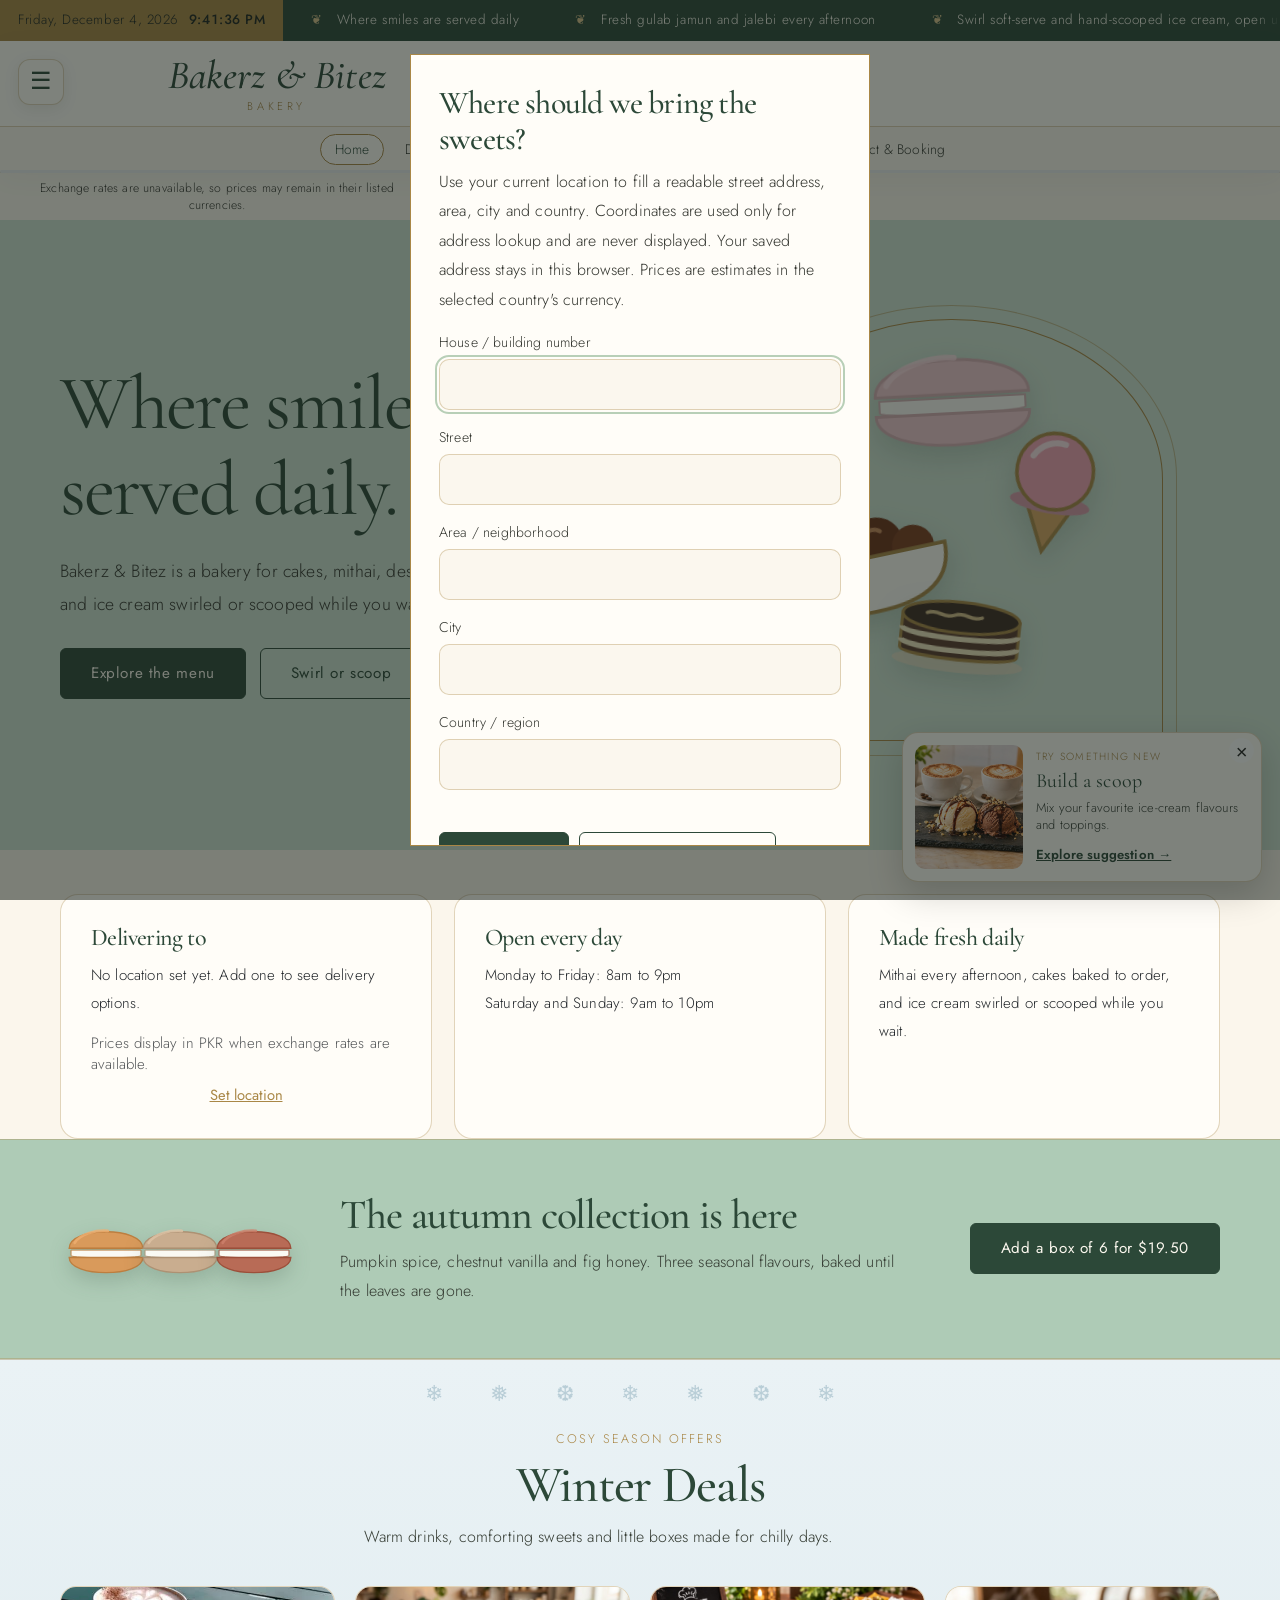
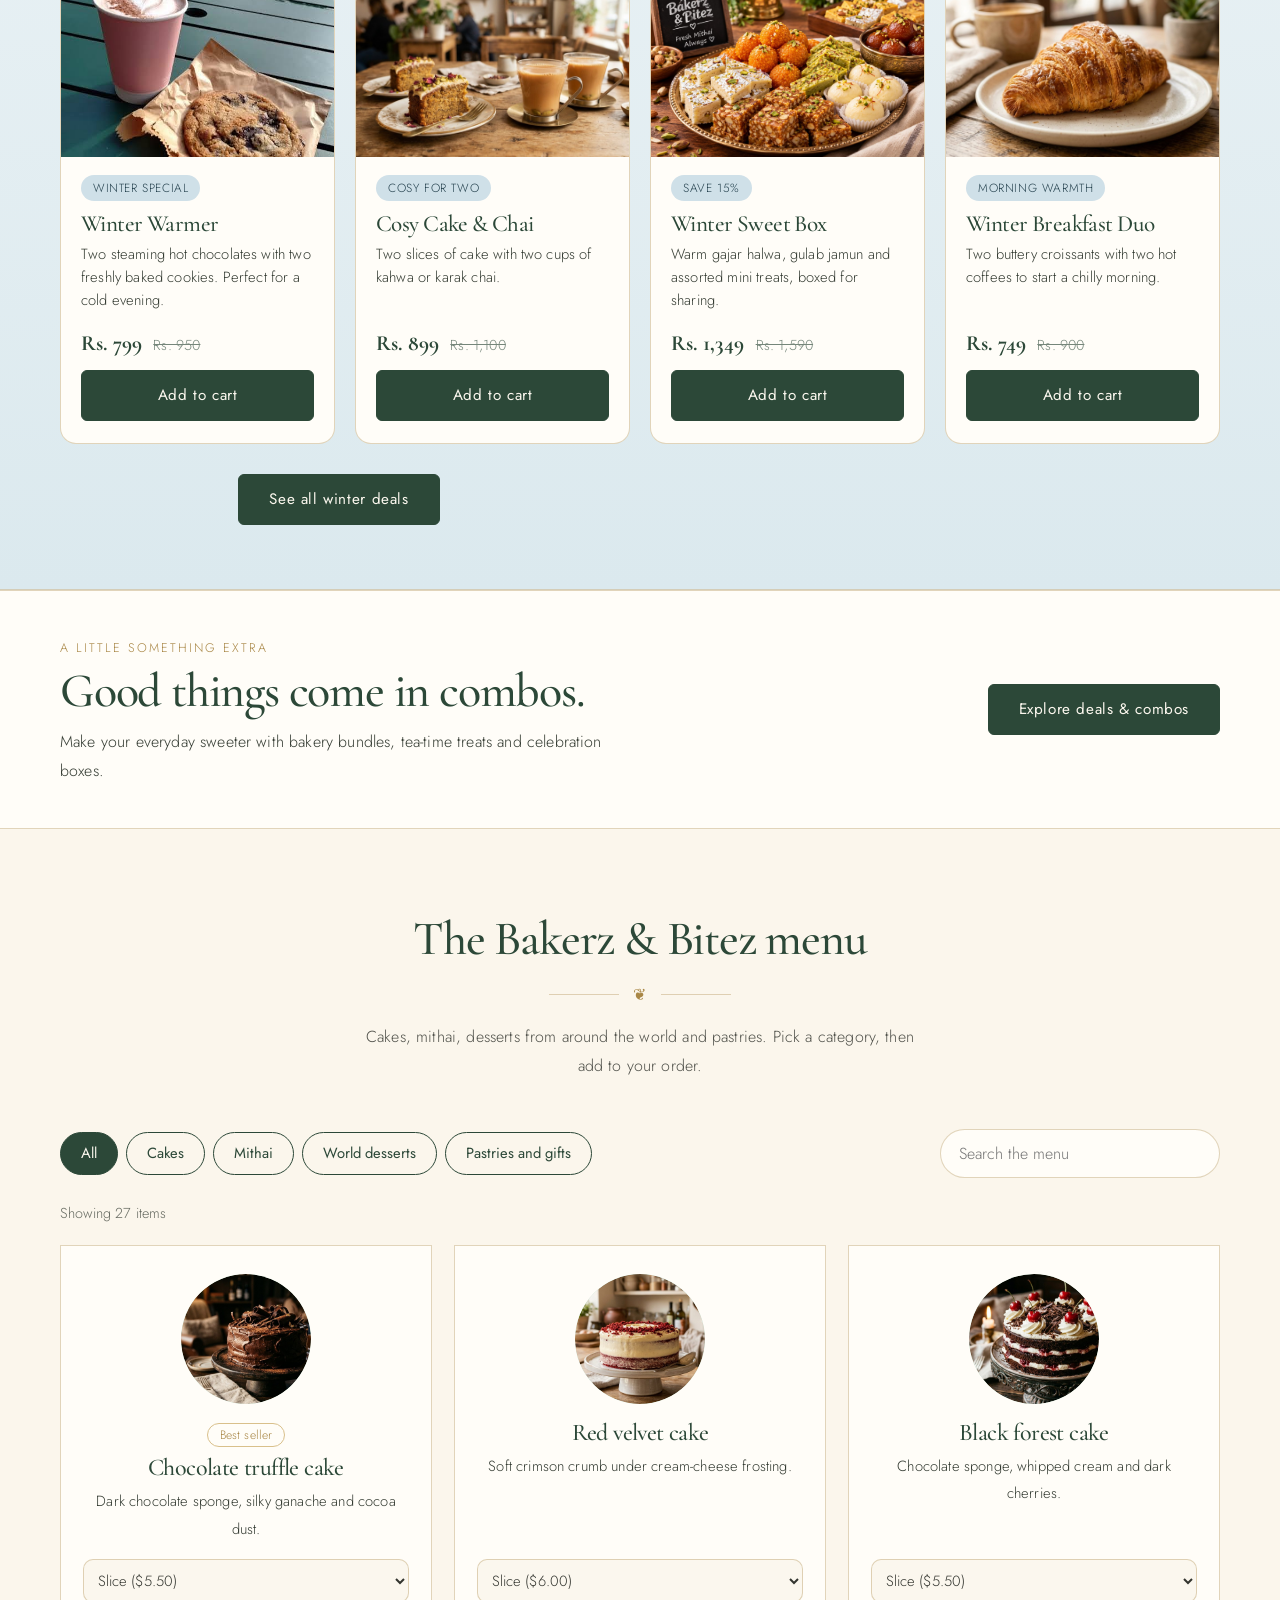
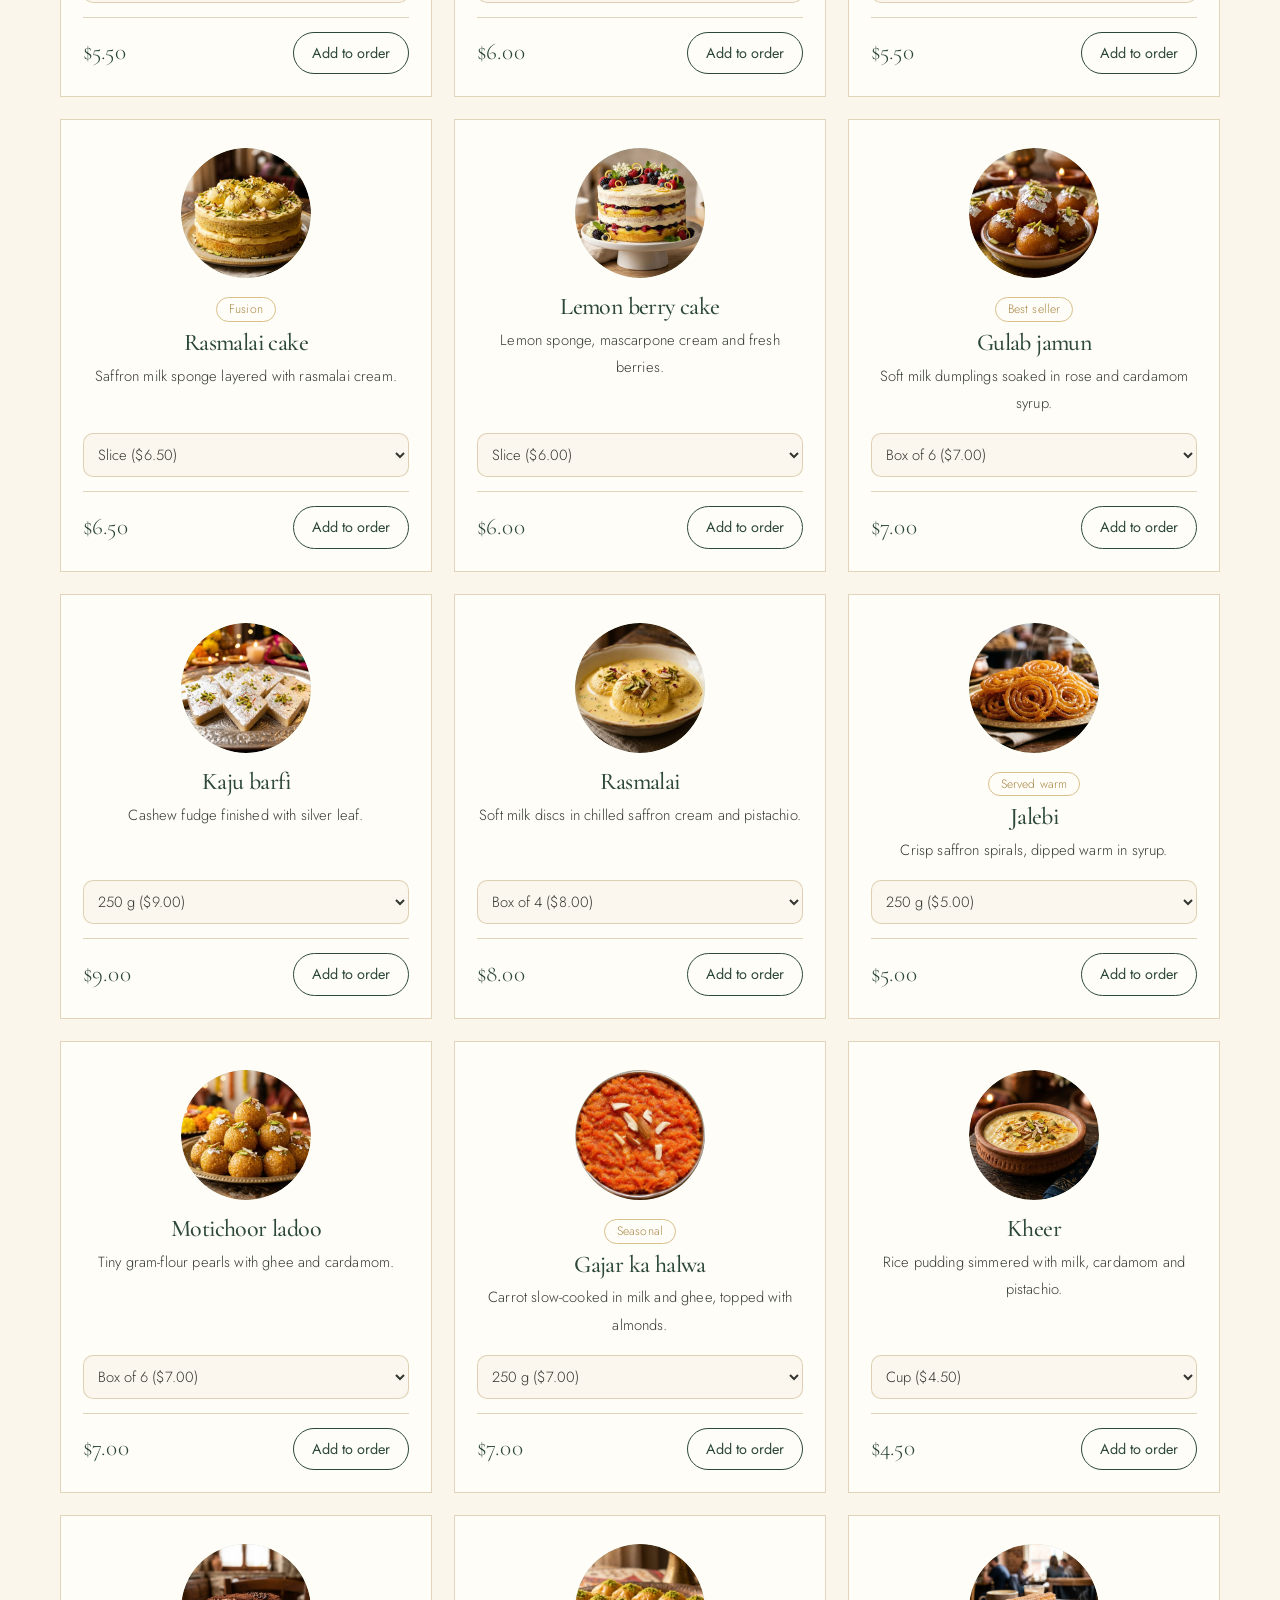
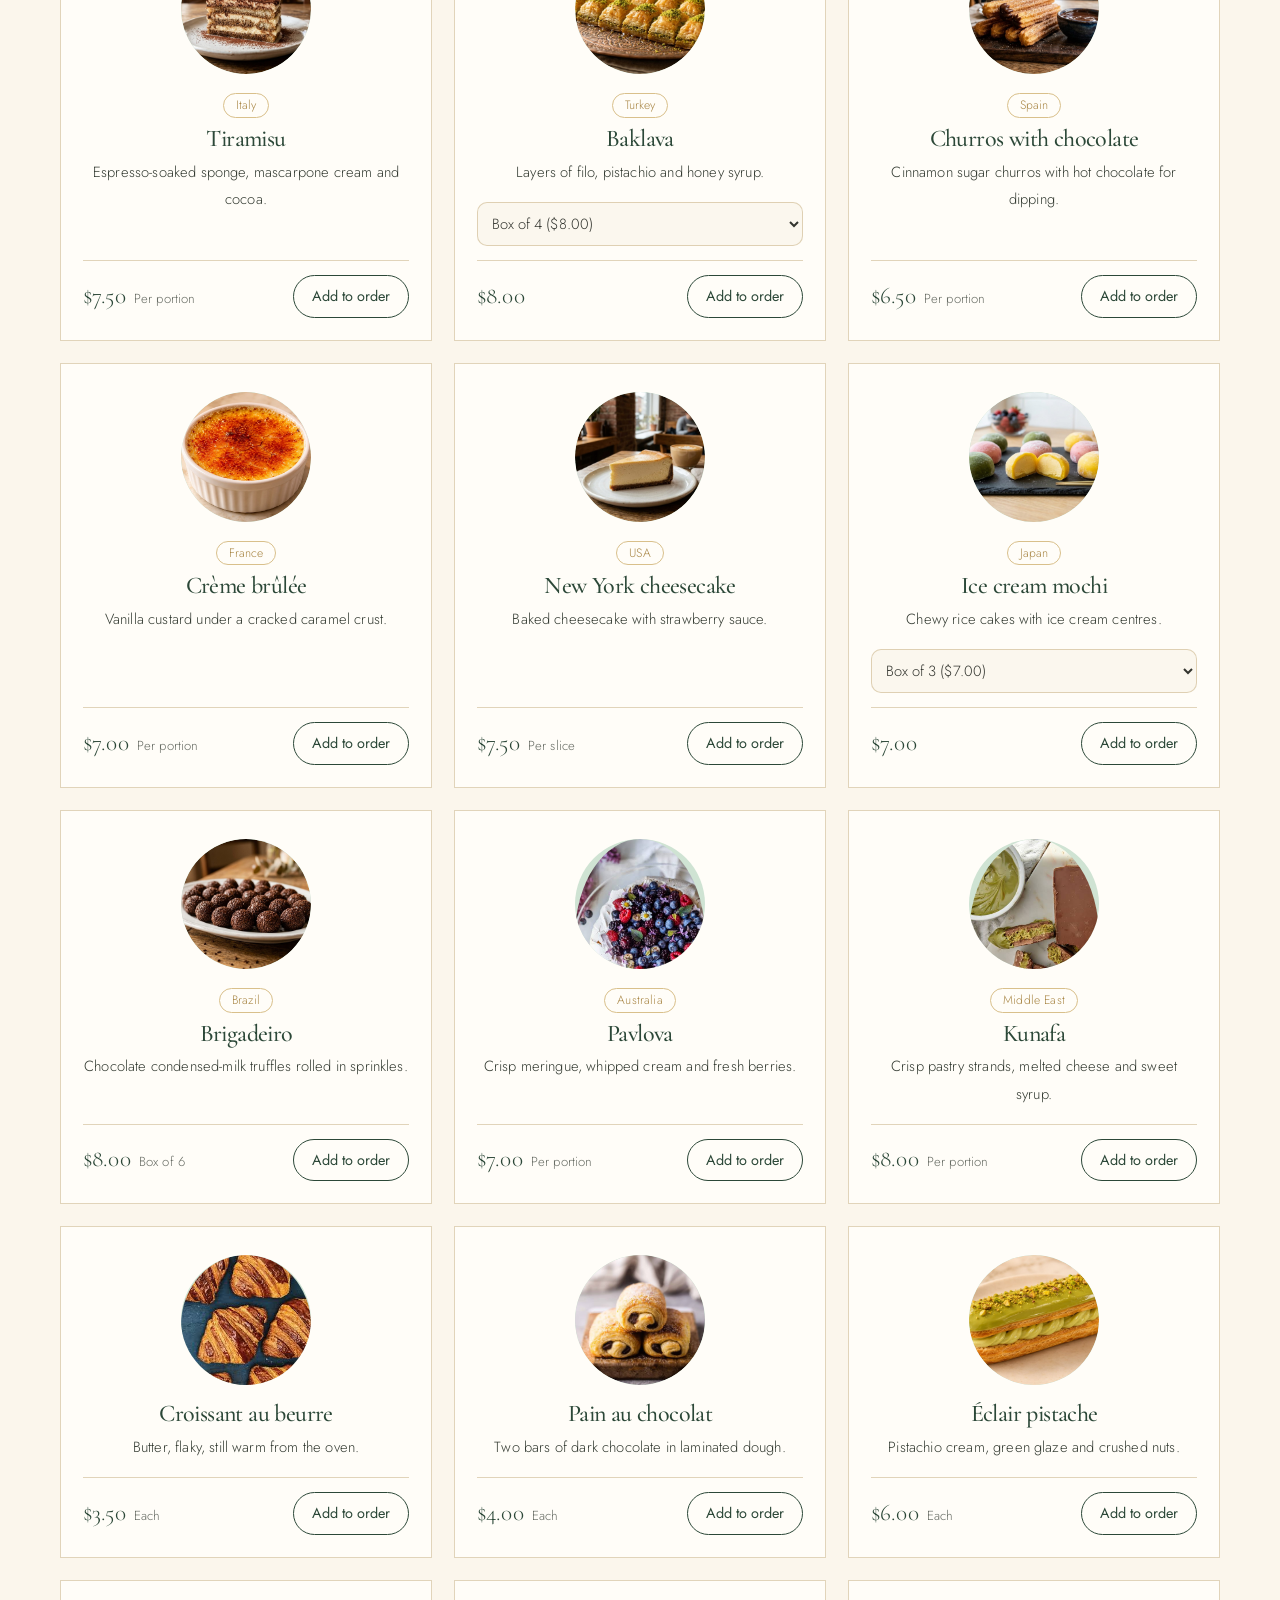
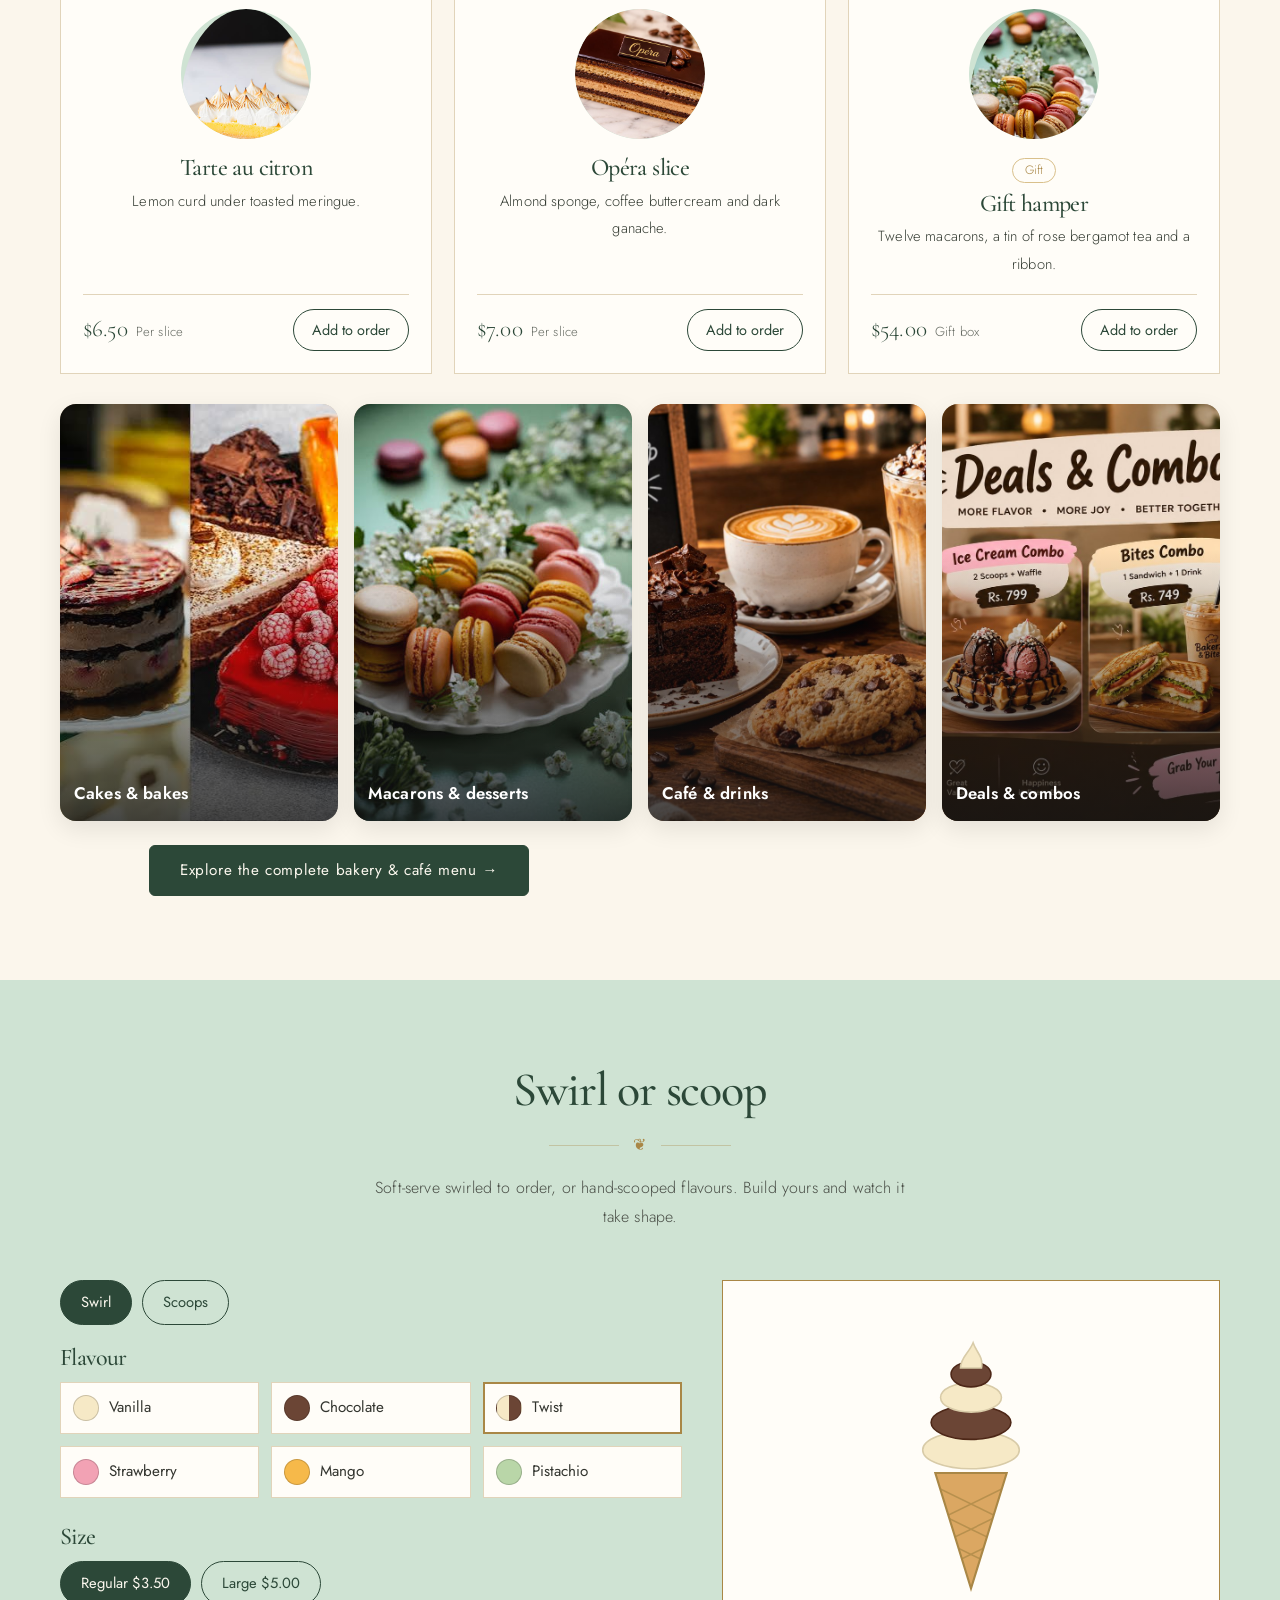
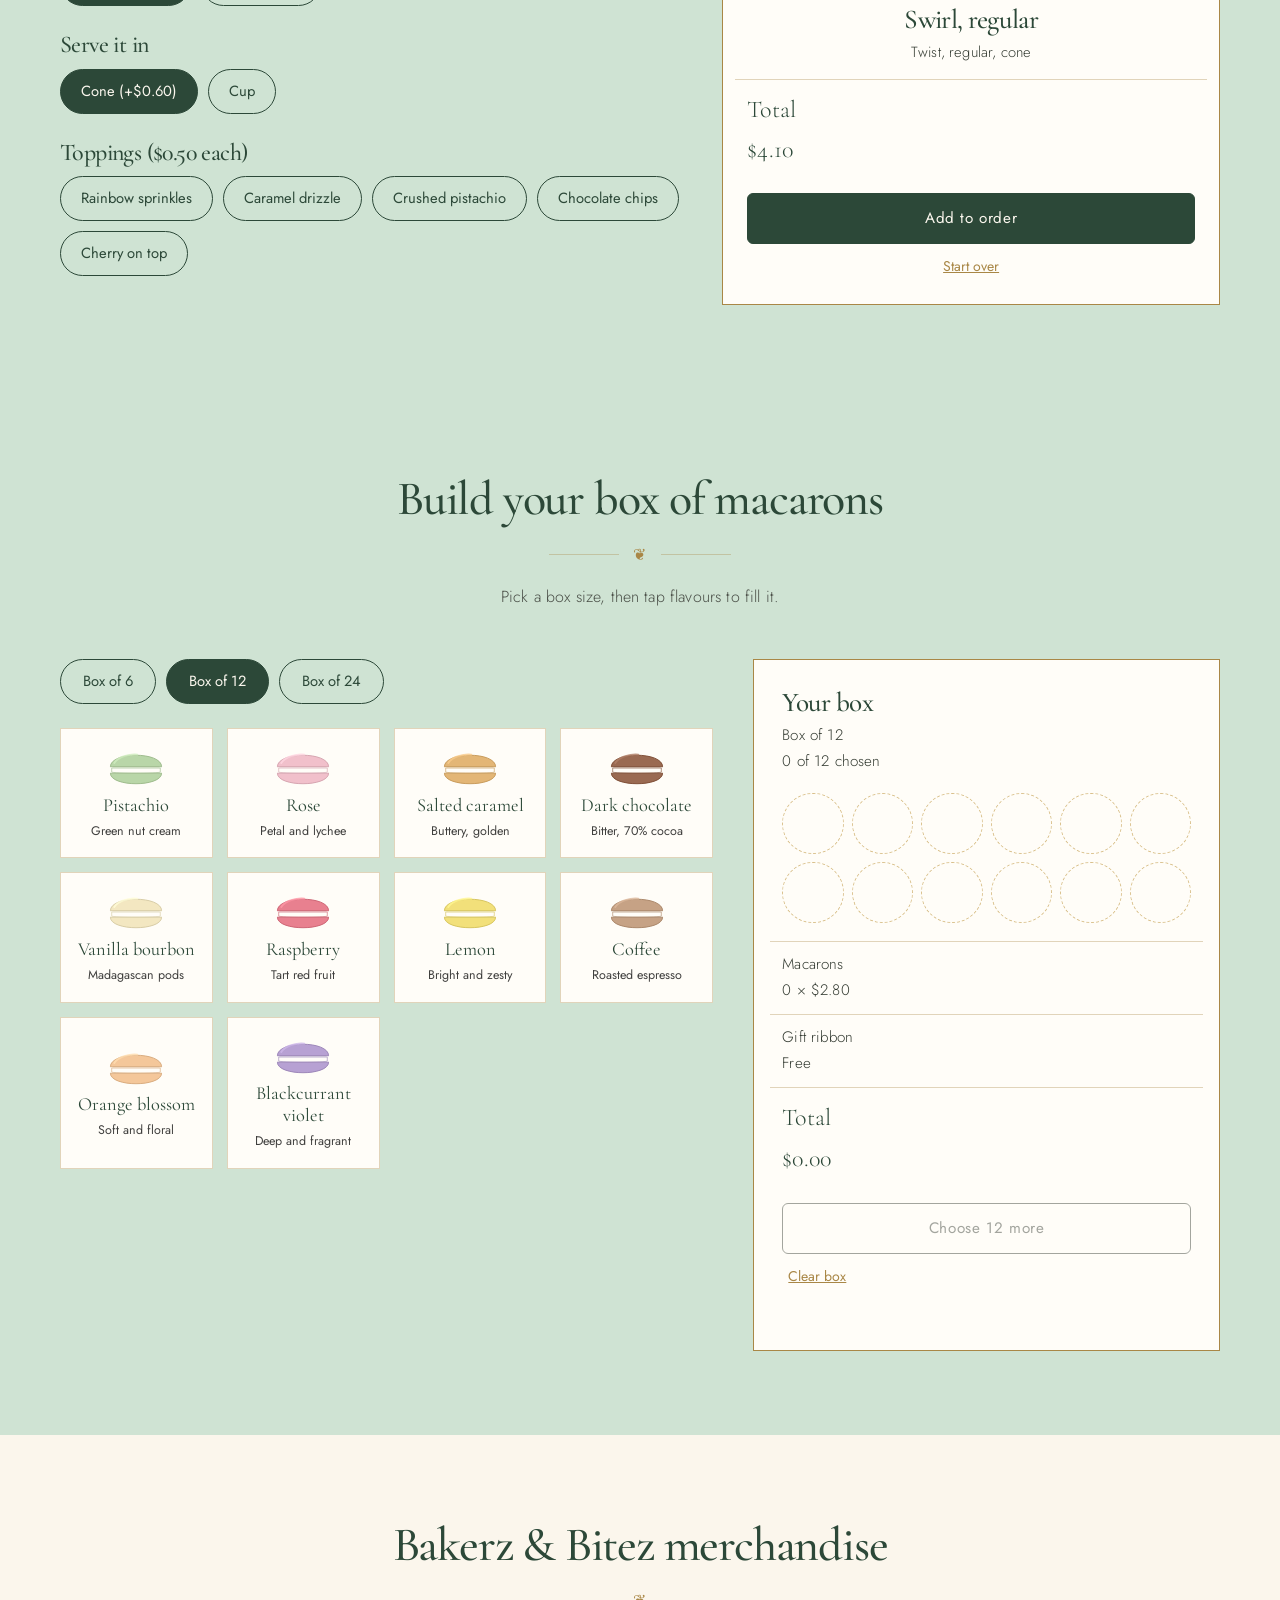
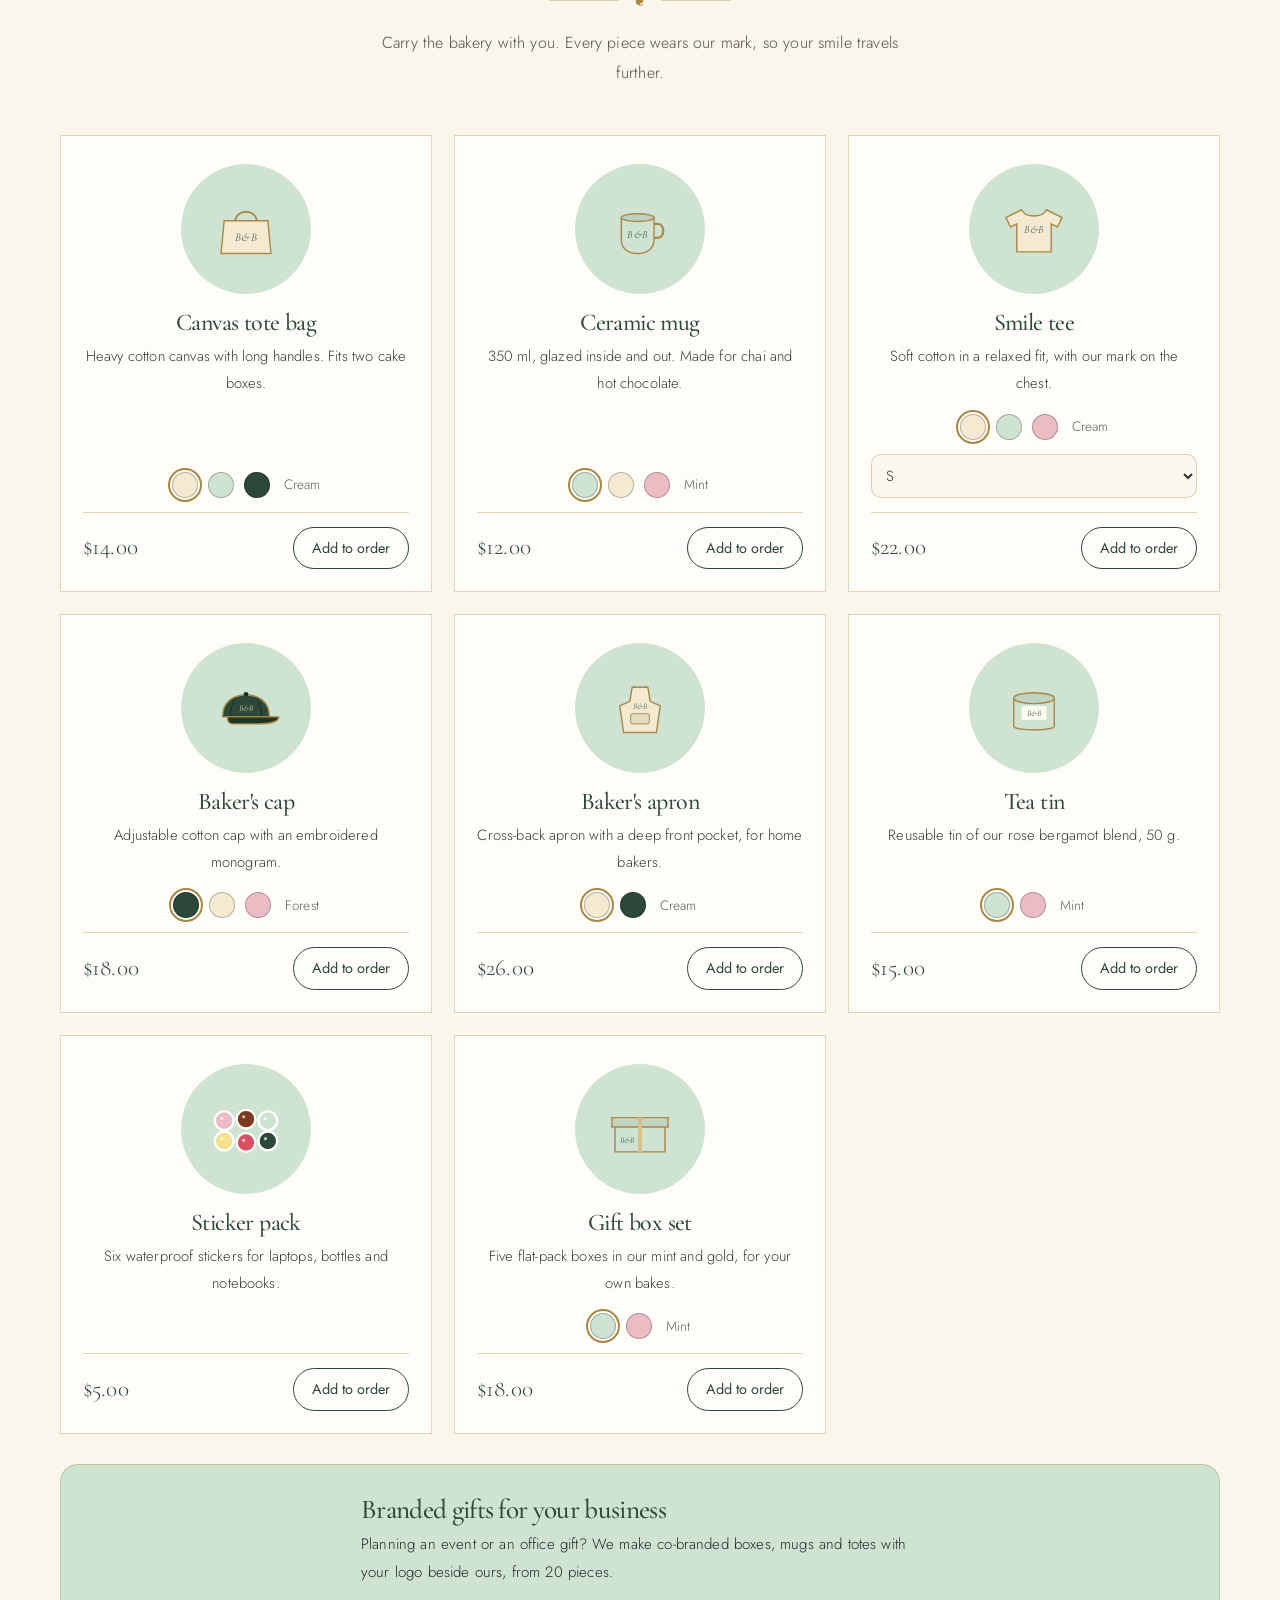
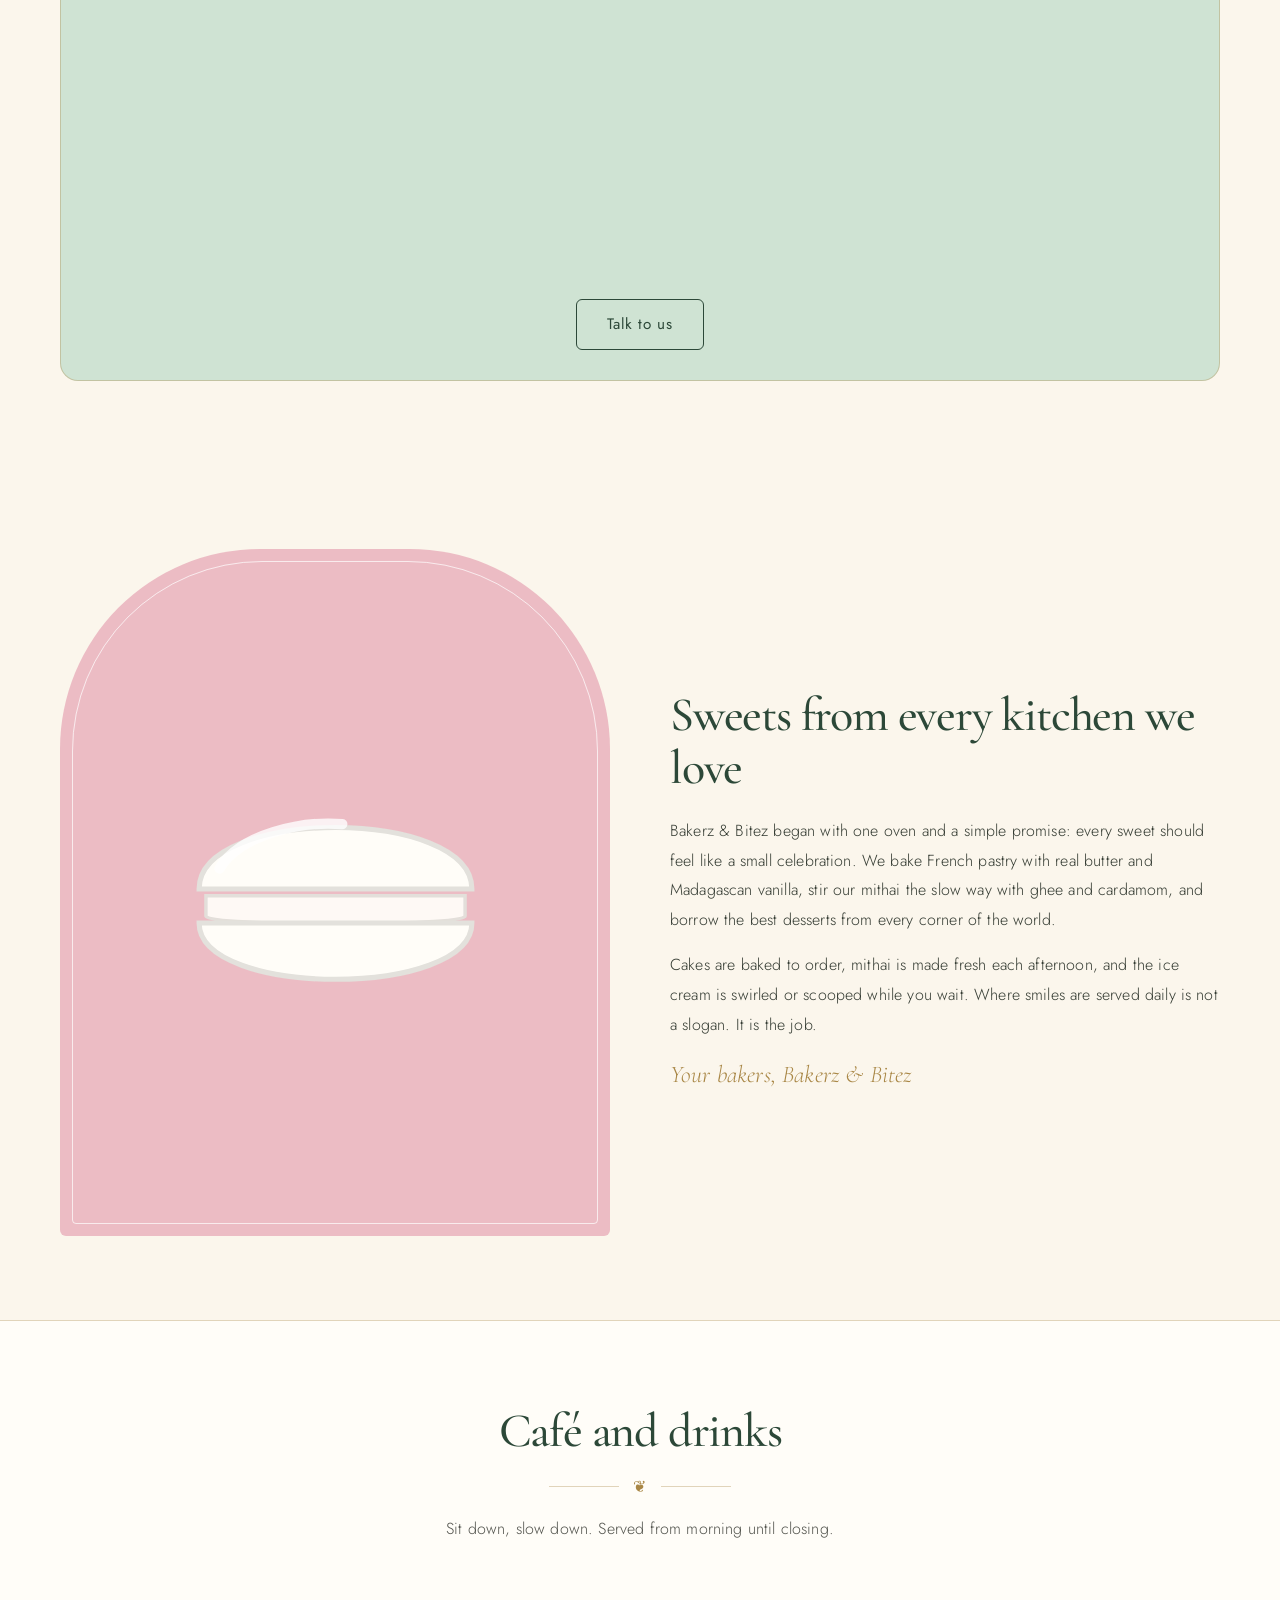
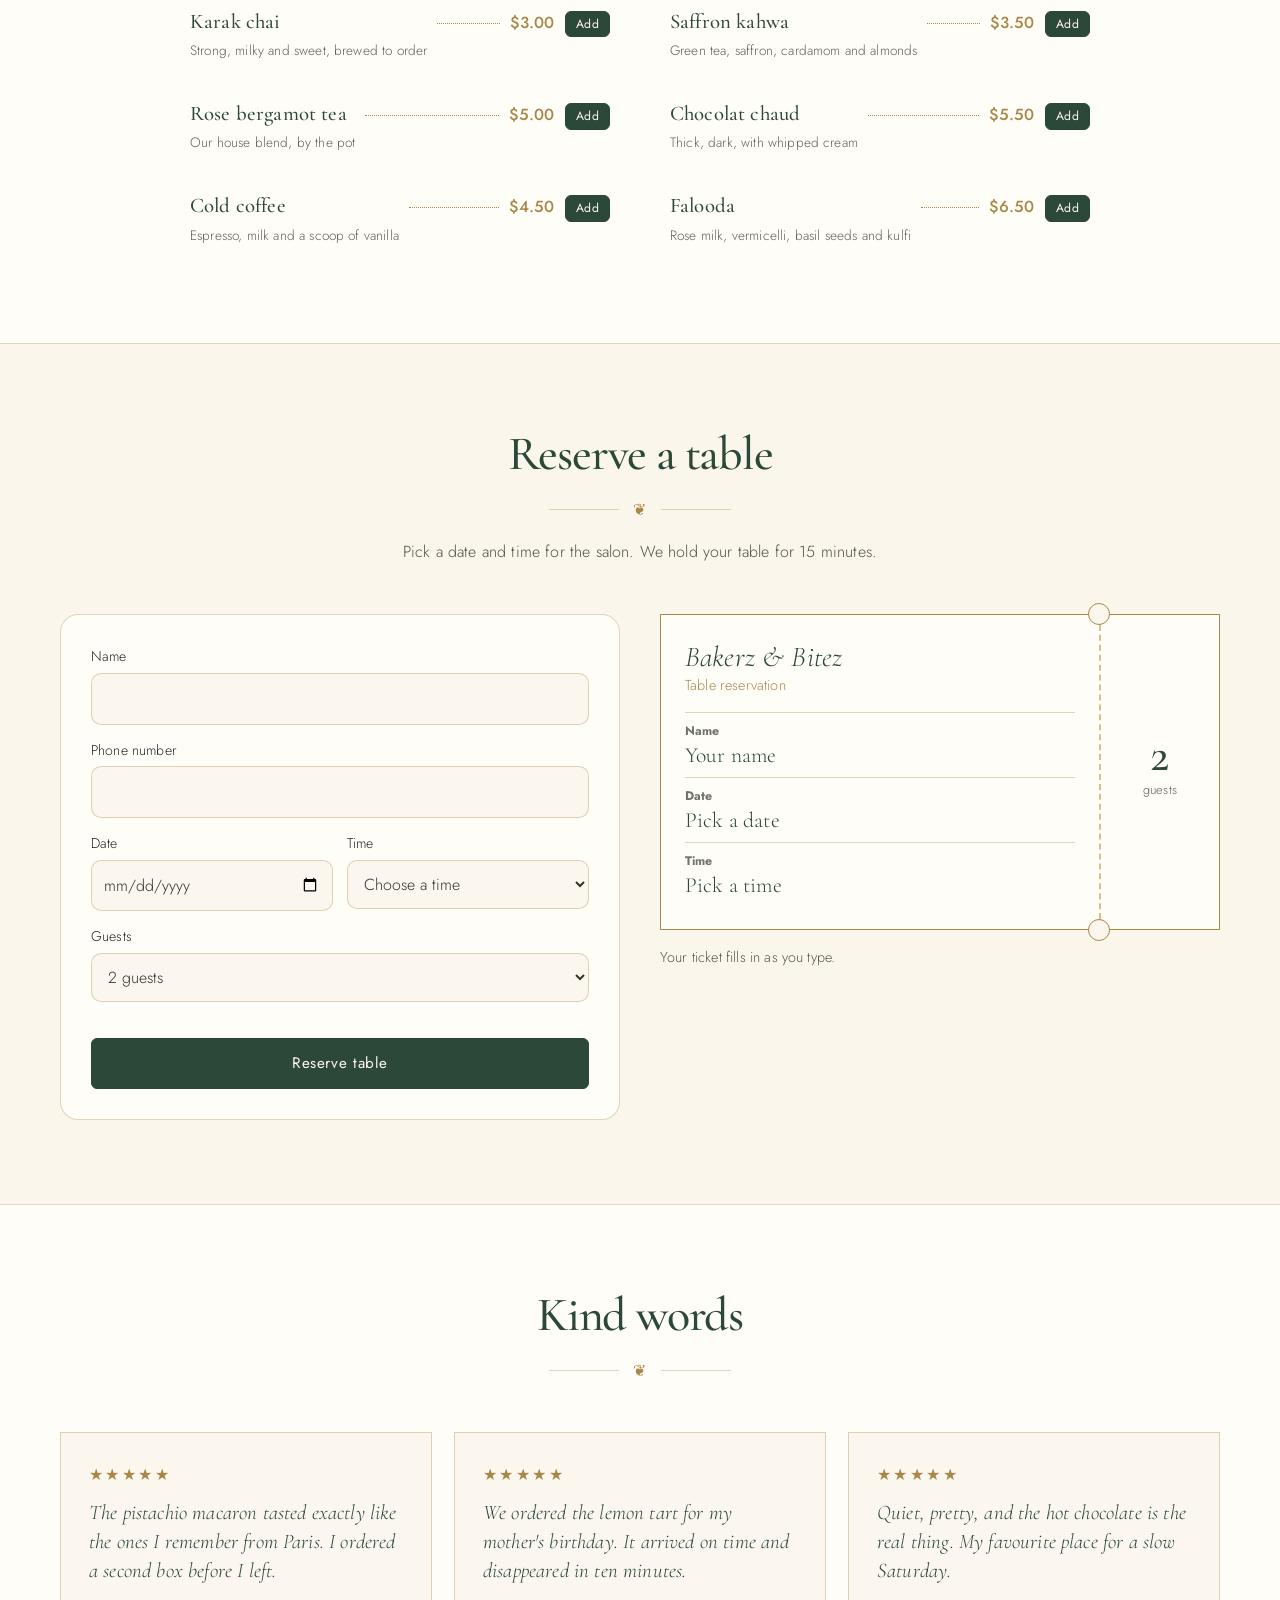
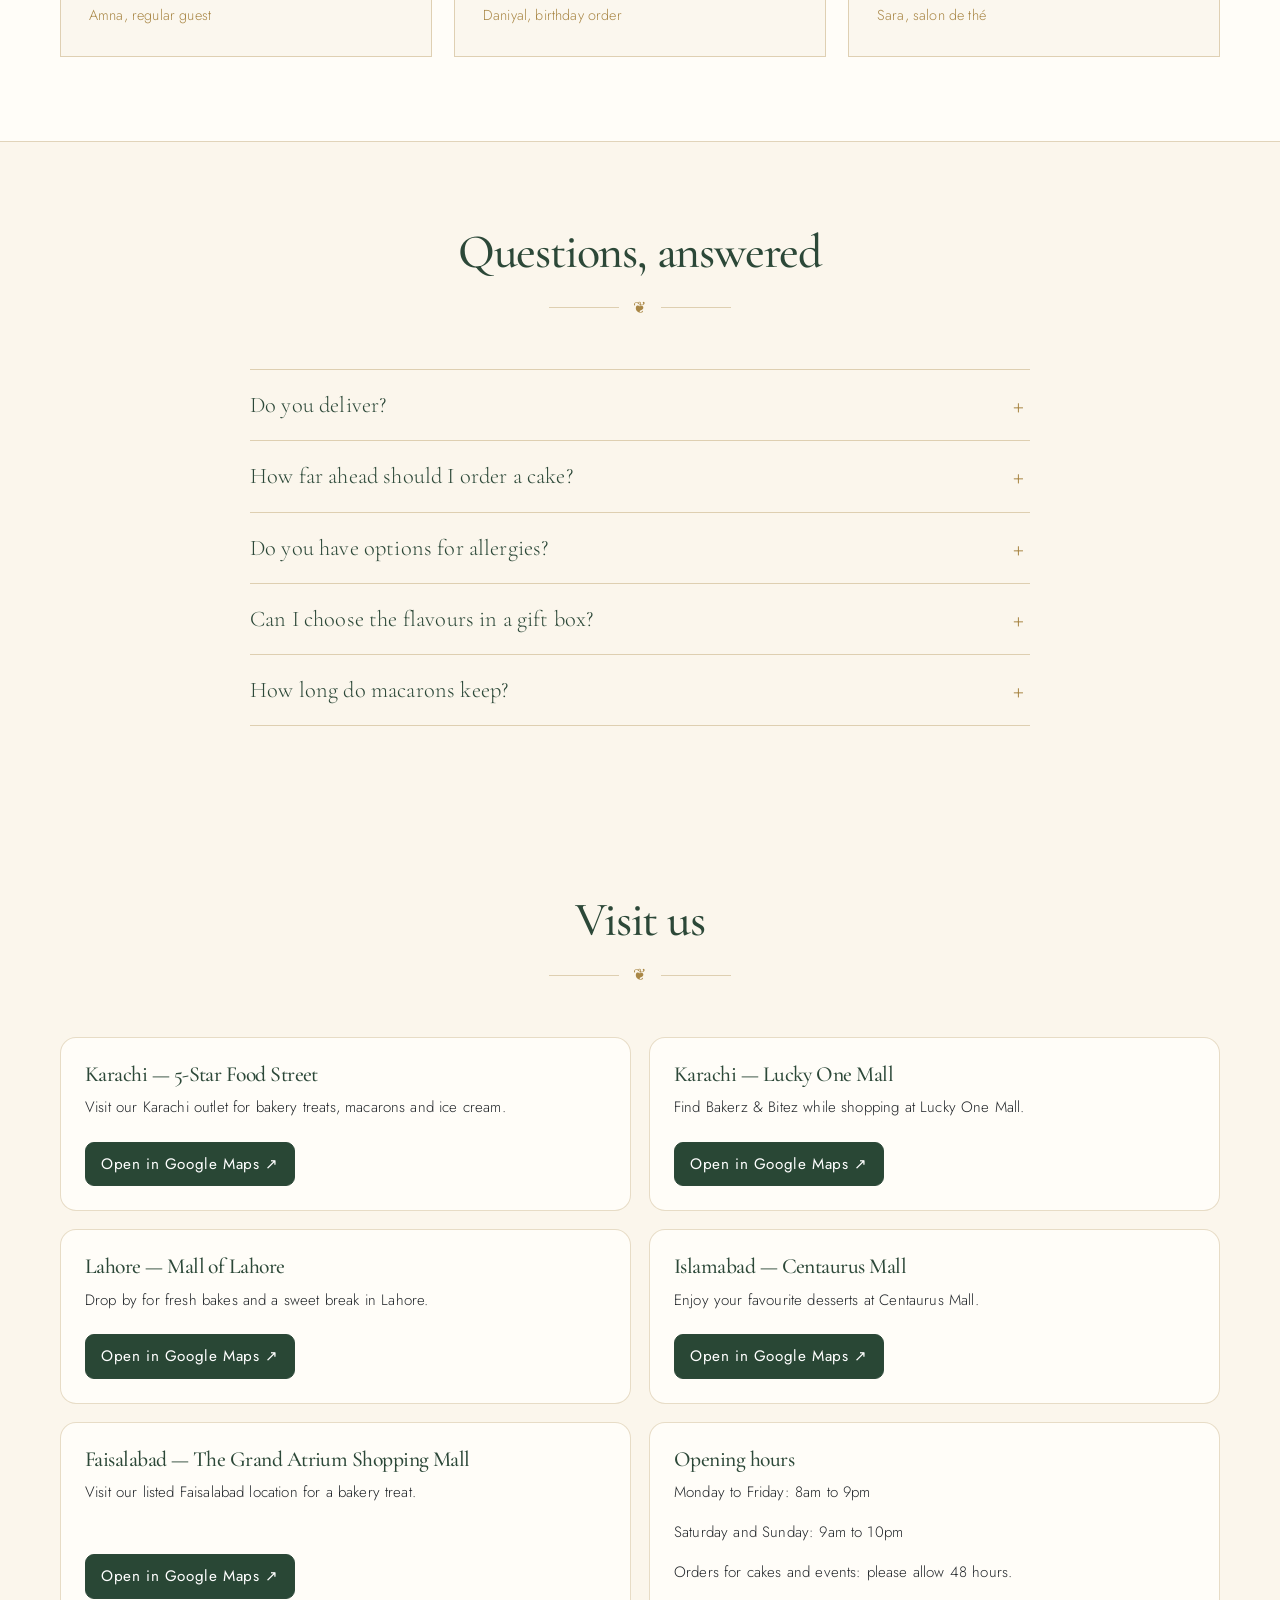
<file: Bakerz_Bitez-20261031T175545Z-1-001/Bakerz_Bitez/index.html>
<!DOCTYPE html>
<html lang="en">
<head>
<meta charset="UTF-8">
<meta name="viewport" content="width=device-width, initial-scale=1, viewport-fit=cover">
<title>Bakerz &amp; Bitez — Where smiles are served daily</title>
<link rel="icon" type="image/svg+xml" href="assets/images/icon.svg">
<link rel="icon" type="image/png" sizes="192x192" href="assets/images/icon-192.png">
<link rel="shortcut icon" href="assets/images/favicon.ico">
<link rel="apple-touch-icon" href="assets/images/apple-touch-icon.png">
<meta name="theme-color" content="#2c4838">
<link rel="preconnect" href="https://fonts.googleapis.com">
<link rel="preconnect" href="https://fonts.gstatic.com" crossorigin>
<link href="https://fonts.googleapis.com/css2?family=Cormorant+Garamond:ital,wght@0,400;0,500;0,600;1,400;1,500&family=Jost:wght@300;400;500&display=swap" rel="stylesheet">
<link href="https://cdn.jsdelivr.net/npm/bootstrap@5.3.3/dist/css/bootstrap.min.css" rel="stylesheet">
<link rel="stylesheet" href="css/index.css">
<link rel="stylesheet" href="css/aesthetic.css">
</head>
<body data-page="index">
<a class="skip" href="#top">Skip to content</a>

<div class="bar ticker" role="region" aria-label="Today at Bakerz &amp; Bitez">
  <div class="tclock" aria-hidden="true"><span id="tdate"></span><b id="ttime"></b></div>
  <div class="tscroll">
    <div class="ttrack" id="ttrack">
      <div class="tset">
        <span>Where smiles are served daily</span>
        <span>Fresh gulab jamun and jalebi every afternoon</span>
        <span>Swirl soft-serve and hand-scooped ice cream, open until closing</span>
        <span>Cakes for every occasion: order 48 hours ahead</span>
        <span>New: the autumn macaron collection</span>
        <span>Winter Deals are here: warm up with us</span>
        <span>Reserve a table in the salon below</span>
        <span>New merch: tote bags, mugs, tees and more, all wearing our mark</span>
      </div>
    </div>
  </div>
</div>

<header class="site">
  <div class="wrap head">
    <button class="menubtn" id="menubtn" aria-label="Open menu" aria-expanded="false">☰</button>
    <nav class="main" id="nav" aria-label="Homepage side navigation">
      <a href="#top">Home</a>
      <a href="#menu">Bakery menu</a>
      <a href="#icecream">Ice-cream section</a>
      <a href="#box">Macaron section</a>
      <a href="#merch">Merchandise</a>
      <a href="#salon">Café &amp; drinks</a>
      <a href="#reserve">Reservation section</a>
      <a href="#reviews">Customer reviews</a>
      <a href="#visit">Outlets</a>
      <a href="#faq">FAQs</a>
    </nav>
    <a class="logo" href="index.html" aria-label="Bakerz &amp; Bitez home">
      <b>Bakerz &amp; Bitez</b>
      <small>BAKERY</small>
    </a>
    <div class="tools">
      <button class="locbtn" id="locbtn" type="button" aria-label="Set your location"><svg width="14" height="18" viewBox="0 0 14 18" aria-hidden="true"><path d="M7 1C3.7 1 1 3.6 1 6.9 1 11.3 7 17 7 17s6-5.7 6-10.1C13 3.6 10.3 1 7 1z" fill="none" stroke="currentColor" stroke-width="1.5"/><circle cx="7" cy="7" r="2.2" fill="currentColor"/></svg><span id="loclabel">Set location</span></button>
      <button class="themebtn" id="themebtn" aria-label="Switch theme">☾</button>
      <button class="cartbtn" id="cartbtn" aria-label="Open your order">Cart (<span id="cartcount">0</span>)</button>
    </div>
  </div>
<div class="subnav"><nav id="toc" aria-label="Site pages">
      <a href="index.html" aria-current="true">Home</a>
      <a href="html/deals.html">Deals &amp; Combos</a>
      <a href="#winter-deals">Winter Deals</a>
      <a href="html/menu.html">Full Menu</a>
      <a href="html/about.html">Our Story</a>
      <a href="html/contact.html">Contact &amp; Booking</a>
    </nav></div>
  <div class="progress" aria-hidden="true"><i id="prog"></i></div>
</header>

<main id="top" tabindex="-1">
  <section class="hero" style="padding:0">
    <div class="wrap">
      <div>
        <h1>Where smiles are served daily.</h1>
        <p class="lead">Bakerz &amp; Bitez is a bakery for cakes, mithai, desserts from around the world, and ice cream swirled or scooped while you wait.</p>
        <div class="btns">
          <a class="btn" href="#menu">Explore the menu</a>
          <a class="btn ghost" href="#icecream">Swirl or scoop</a>
        </div>
      </div>
      <div class="hero-art" aria-hidden="true">
        <div class="frame two"></div><div class="frame"></div>
        <svg class="mac m3" data-c="#f1c9cf"></svg>
        <svg class="art m1" data-art="jamun" viewBox="0 0 100 70"></svg>
        <svg class="art m2" data-art="conemini" viewBox="0 0 100 70"></svg>
        <svg class="art m4" data-art="cakeChoc" viewBox="0 0 100 70"></svg>
      </div>
    </div>
  </section>

  <section class="info" aria-label="At a glance">
    <div class="wrap">
      <div class="visit">
        <div class="card">
          <h3>Delivering to</h3>
          <p id="infoloc">No location set yet. Add one to see delivery options.</p>
          <p class="currency-hint" id="currencyhint" aria-live="polite">Prices display in PKR until a delivery location is selected.</p>
          <button class="linkbtn" id="infolocbtn" type="button">Set location</button>
        </div>
        <div class="card">
          <h3>Open every day</h3>
          <p>Monday to Friday: 8am to 9pm<br>Saturday and Sunday: 9am to 10pm</p>
        </div>
        <div class="card">
          <h3>Made fresh daily</h3>
          <p>Mithai every afternoon, cakes baked to order, and ice cream swirled or scooped while you wait.</p>
        </div>
      </div>
    </div>
  </section>

  <section class="season" aria-label="Autumn collection">
    <div class="wrap">
      <div class="trio" aria-hidden="true"><svg class="mac" data-c="#d99a5b"></svg><svg class="mac" data-c="#c9ad8f"></svg><svg class="mac" data-c="#b86b56"></svg></div>
      <div>
        <h2>The autumn collection is here</h2>
        <p>Pumpkin spice, chestnut vanilla and fig honey. Three seasonal flavours, baked until the leaves are gone.</p>
      </div>
      <button class="btn" type="button" data-add='{"id":"autumn-6","name":"Autumn box of 6","detail":"2 Pumpkin spice, 2 Chestnut vanilla, 2 Fig honey","price":19.5}'>Add a box of 6 for <span data-bb-money="19.5" data-bb-currency="USD">$19.50</span></button>
    </div>
  </section>

  <section class="winter-sec" id="winter-deals" aria-label="Winter deals">
    <div class="wrap">
      <div class="winter-head">
        <span class="deal-kicker">Cosy season offers</span>
        <h2>Winter Deals</h2>
        <p>Warm drinks, comforting sweets and little boxes made for chilly days.</p>
      </div>
      <div class="winter-grid">
      <article class="winter-card">
        <img src="assets/images/winter deal 1.jpg" alt="Winter Warmer bakery combo" loading="lazy" >
        <div class="winter-body">
          <span class="winter-tag">WINTER SPECIAL</span>
          <h3><a href="html/deals.html#deal-winter-warmer">Winter Warmer</a></h3>
          <p>Two steaming hot chocolates with two freshly baked cookies. Perfect for a cold evening.</p>
          <div class="winter-price"><strong data-bb-money="799" data-bb-currency="PKR">Rs. 799</strong> <del data-bb-money="950" data-bb-currency="PKR">Rs. 950</del></div>
          <button class="btn" type="button" data-add='{"id":"deal-winter-warmer","name":"Winter Warmer","detail":"Two steaming hot chocolates with two freshly baked cookies. Perfect for a cold evening.","price":799,"currency":"PKR"}'>Add to cart</button>
        </div>
      </article>
      <article class="winter-card">
        <img src="assets/images/a-cosy-break-for-two.jpg" alt="Cosy Cake and Chai combo" loading="lazy">
        <div class="winter-body">
          <span class="winter-tag">COSY FOR TWO</span>
          <h3><a href="html/deals.html#deal-winter-cake-chai">Cosy Cake &amp; Chai</a></h3>
          <p>Two slices of cake with two cups of kahwa or karak chai.</p>
          <div class="winter-price"><strong data-bb-money="899" data-bb-currency="PKR">Rs. 899</strong> <del data-bb-money="1100" data-bb-currency="PKR">Rs. 1,100</del></div>
          <button class="btn" type="button" data-add='{"id":"deal-winter-cake-chai","name":"Cosy Cake &amp; Chai","detail":"Two slices of cake with two cups of kahwa or karak chai.","price":899,"currency":"PKR"}'>Add to cart</button>
        </div>
      </article>
      <article class="winter-card">
        <img src="assets/images/fresh-mithai.jpg" alt="Winter Sweet Box combo" loading="lazy">
        <div class="winter-body">
          <span class="winter-tag">SAVE 15%</span>
          <h3><a href="html/deals.html#deal-winter-sweet-box">Winter Sweet Box</a></h3>
          <p>Warm gajar halwa, gulab jamun and assorted mini treats, boxed for sharing.</p>
          <div class="winter-price"><strong data-bb-money="1349" data-bb-currency="PKR">Rs. 1,349</strong> <del data-bb-money="1590" data-bb-currency="PKR">Rs. 1,590</del></div>
          <button class="btn" type="button" data-add='{"id":"deal-winter-sweet-box","name":"Winter Sweet Box","detail":"Warm gajar halwa, gulab jamun and assorted mini treats, boxed for sharing.","price":1349,"currency":"PKR"}'>Add to cart</button>
        </div>
      </article>
      <article class="winter-card">
        <img src="assets/images/butter-croissant.jpg" alt="Winter Breakfast Duo combo" loading="lazy">
        <div class="winter-body">
          <span class="winter-tag">MORNING WARMTH</span>
          <h3><a href="html/deals.html#deal-winter-breakfast-duo">Winter Breakfast Duo</a></h3>
          <p>Two buttery croissants with two hot coffees to start a chilly morning.</p>
          <div class="winter-price"><strong data-bb-money="749" data-bb-currency="PKR">Rs. 749</strong> <del data-bb-money="900" data-bb-currency="PKR">Rs. 900</del></div>
          <button class="btn" type="button" data-add='{"id":"deal-winter-breakfast-duo","name":"Winter Breakfast Duo","detail":"Two buttery croissants with two hot coffees to start a chilly morning.","price":749,"currency":"PKR"}'>Add to cart</button>
        </div>
      </article>
      </div>
      <p class="winter-more"><a class="btn" href="html/deals.html#winter">See all winter deals</a></p>
    </div>
  </section>

  <section class="deals-ad" id="deals-ad">
    <div class="wrap deals-ad-inner">
      <div><span class="deal-kicker">A little something extra</span>
        <h2>Good things come in combos.</h2>
        <p>Make your everyday sweeter with bakery bundles, tea-time treats and celebration boxes.</p>
      </div>
      <a class="btn" href="html/deals.html">Explore deals &amp; combos</a>
    </div>
  </section>

  <section class="menu-sec" id="menu">
    <div class="wrap">
      <div class="title">
        <h2>The Bakerz &amp; Bitez menu</h2>
        <div class="orn">❦</div>
        <p>Cakes, mithai, desserts from around the world and pastries. Pick a category, then add to your order.</p>
      </div>
      <div class="mtools">
        <div class="tabs" id="tabs" role="group" aria-label="Menu categories"></div>
        <input class="msearch" id="msearch" type="search" placeholder="Search the menu" aria-label="Search the menu">
      </div>
      <p class="mcount" id="mcount" role="status"></p>
      <div class="pgrid" id="pgrid"></div>
      <div class="home-menu-gallery" aria-label="Explore menu categories">
        <a class="home-menu-tile" href="html/menu.html#menu-chocolate-fudge-cake"><img src="assets/images/cakes-and-bakes.jpg" alt="Chocolate cake"><span>Cakes &amp; bakes</span></a>
        <a class="home-menu-tile" href="html/menu.html#menu-french-macarons"><img src="assets/images/macrons.jpg" alt="Colorful macarons"><span>Macarons &amp; desserts</span></a>
        <a class="home-menu-tile" href="html/menu.html#cafe-menu"><img src="assets/images/cafe-treat.jpg" alt="Fresh coffee"><span>Café &amp; drinks</span></a>
        <a class="home-menu-tile" href="html/deals.html"><img src="assets/images/bakerz-and-bitez-combo-deals.jpg" alt="Donuts and sweet treats"><span>Deals &amp; combos</span></a>
      </div>
      <p class="home-menu-cta"><a class="btn" href="html/menu.html">Explore the complete bakery &amp; café menu →</a></p>
    </div>
  </section>

  <section class="studio" id="icecream">
    <div class="wrap">
      <div class="title">
        <h2>Swirl or scoop</h2>
        <div class="orn">❦</div>
        <p>Soft-serve swirled to order, or hand-scooped flavours. Build yours and watch it take shape.</p>
      </div>
      <div class="swrap">
        <div class="sc" id="sControls"></div>
        <aside class="spanel" aria-live="polite">
          <svg id="sSvg" viewBox="0 0 200 280" role="img" aria-label="Preview of your ice cream"></svg>
          <h3 id="sName">Your ice cream</h3>
          <p id="sDetail" style="margin:0 auto 12px;font-size:.92rem"></p>
          <div class="row total"><span>Total</span><span id="sTotal">$0.00</span></div>
          <button class="btn" type="button" id="sAdd" style="width:100%;margin-top:12px">Add to order</button>
          <button class="clear" type="button" id="sClear">Start over</button>
        </aside>
      </div>
    </div>
  </section>

  <section class="builder" id="box">
    <div class="wrap">
      <div class="title">
        <h2>Build your box of macarons</h2>
        <div class="orn">❦</div>
        <p>Pick a box size, then tap flavours to fill it.</p>
      </div>
      <div class="bwrap">
        <div>
          <div class="sizes" role="group" aria-label="Box size" id="sizes"></div>
          <div class="flavours" id="flavours"></div>
        </div>
        <aside class="boxpanel" aria-live="polite">
          <h3>Your box</h3>
          <div class="row" style="border:0;padding:0"><span id="sizeLabel">Box of 12</span><span id="fillLabel">0 of 12 chosen</span></div>
          <div class="slots" id="slots"></div>
          <div class="row"><span>Macarons</span><span id="unitLine">0 × $2.80</span></div>
          <div class="row"><span>Gift ribbon</span><span>Free</span></div>
          <div class="row total"><span>Total</span><span id="total">$0.00</span></div>
          <button class="btn" id="addbox" disabled>Add box to order</button>
          <button class="clear" id="clear">Clear box</button>
          <div class="msg" id="msg"></div>
        </aside>
      </div>
    </div>
  </section>

  <section class="merch" id="merch">
    <div class="wrap">
      <div class="title">
        <h2>Bakerz &amp; Bitez merchandise</h2>
        <div class="orn">❦</div>
        <p>Carry the bakery with you. Every piece wears our mark, so your smile travels further.</p>
      </div>
      <div class="pgrid" id="mgrid"></div>
      <div class="bulk card">
        <div>
          <h3>Branded gifts for your business</h3>
          <p style="margin:0">Planning an event or an office gift? We make co-branded boxes, mugs and totes with your logo beside ours, from 20 pieces.</p>
        </div>
        <a class="btn ghost" href="#visit">Talk to us</a>
      </div>
    </div>
  </section>

  <section class="story" id="story">
    <div class="wrap">
      <div class="plate" aria-hidden="true"><svg class="mac" data-c="#fffdf8" viewBox="0 0 100 80"></svg></div>
      <div>
        <h2>Sweets from every kitchen we love</h2>
        <p>Bakerz &amp; Bitez began with one oven and a simple promise: every sweet should feel like a small celebration. We bake French pastry with real butter and Madagascan vanilla, stir our mithai the slow way with ghee and cardamom, and borrow the best desserts from every corner of the world.</p>
        <p>Cakes are baked to order, mithai is made fresh each afternoon, and the ice cream is swirled or scooped while you wait. Where smiles are served daily is not a slogan. It is the job.</p>
        <div class="sign">Your bakers, Bakerz &amp; Bitez</div>
      </div>
    </div>
  </section>

  <section class="salon" id="salon">
    <div class="wrap">
      <div class="title">
        <h2>Café and drinks</h2>
        <div class="orn">❦</div>
        <p>Sit down, slow down. Served from morning until closing.</p>
      </div>
      <div class="menu">
        <div class="item"><div><b>Karak chai</b><small>Strong, milky and sweet, brewed to order</small></div><i></i><span data-bb-money="3" data-bb-currency="USD">$3.00</span><button class="btn salon-add" type="button" data-add='{"id":"cafe-karak-chai","name":"Karak chai","detail":"Strong, milky and sweet, brewed to order","price":3}'>Add</button></div>
        <div class="item"><div><b>Saffron kahwa</b><small>Green tea, saffron, cardamom and almonds</small></div><i></i><span data-bb-money="3.5" data-bb-currency="USD">$3.50</span><button class="btn salon-add" type="button" data-add='{"id":"cafe-saffron-kahwa","name":"Saffron kahwa","detail":"Green tea, saffron, cardamom and almonds","price":3.5}'>Add</button></div>
        <div class="item"><div><b>Rose bergamot tea</b><small>Our house blend, by the pot</small></div><i></i><span data-bb-money="5" data-bb-currency="USD">$5.00</span><button class="btn salon-add" type="button" data-add='{"id":"cafe-rose-bergamot","name":"Rose bergamot tea","detail":"Our house blend, by the pot","price":5}'>Add</button></div>
        <div class="item"><div><b>Chocolat chaud</b><small>Thick, dark, with whipped cream</small></div><i></i><span data-bb-money="5.5" data-bb-currency="USD">$5.50</span><button class="btn salon-add" type="button" data-add='{"id":"cafe-chocolat-chaud","name":"Chocolat chaud","detail":"Thick, dark, with whipped cream","price":5.5}'>Add</button></div>
        <div class="item"><div><b>Cold coffee</b><small>Espresso, milk and a scoop of vanilla</small></div><i></i><span data-bb-money="4.5" data-bb-currency="USD">$4.50</span><button class="btn salon-add" type="button" data-add='{"id":"cafe-cold-coffee","name":"Cold coffee","detail":"Espresso, milk and a scoop of vanilla","price":4.5}'>Add</button></div>
        <div class="item"><div><b>Falooda</b><small>Rose milk, vermicelli, basil seeds and kulfi</small></div><i></i><span data-bb-money="6.5" data-bb-currency="USD">$6.50</span><button class="btn salon-add" type="button" data-add='{"id":"cafe-falooda","name":"Falooda","detail":"Rose milk, vermicelli, basil seeds and kulfi","price":6.5}'>Add</button></div>
      </div>
    </div>
  </section>

  <section class="reserve" id="reserve">
    <div class="wrap">
      <div class="title">
        <h2>Reserve a table</h2>
        <div class="orn">❦</div>
        <p>Pick a date and time for the salon. We hold your table for 15 minutes.</p>
      </div>
      <div class="rwrap">
        <form class="co card" id="rform" novalidate>
          <label for="rn" style="margin-top:0">Name</label>
          <input id="rn" autocomplete="name">
          <label for="rp">Phone number</label>
          <input id="rp" type="tel" autocomplete="tel">
          <div class="r2">
            <div><label for="rd">Date</label><input id="rd" type="date"></div>
            <div><label for="rt">Time</label><select id="rt"></select></div>
          </div>
          <label for="rg">Guests</label>
          <select id="rg"></select>
          <div class="err" id="rerr" role="alert"></div>
          <button class="btn" type="submit" style="width:100%;margin-top:10px">Reserve table</button>
        </form>
        <div>
          <div class="ticket" id="ticket">
            <div class="tmain">
              <div class="tbrand">Bakerz &amp; Bitez</div>
              <div class="tkind">Table reservation</div>
              <dl>
                <div><dt>Name</dt><dd id="tn">Your name</dd></div>
                <div><dt>Date</dt><dd id="td">Pick a date</dd></div>
                <div><dt>Time</dt><dd id="tt">Pick a time</dd></div>
              </dl>
              <div class="stamp" id="stamp" hidden>Confirmed</div>
            </div>
            <div class="tstub"><div><b id="tg">2</b><small>guests</small><span id="tref"></span></div></div>
          </div>
          <p class="rnote" id="rnote" role="status">Your ticket fills in as you type.</p>
        </div>
      </div>
    </div>
  </section>

  <section class="quotes" id="reviews">
    <div class="wrap">
      <div class="title">
        <h2>Kind words</h2>
        <div class="orn">❦</div>
      </div>
      <div class="qgrid">
        <figure class="q" style="margin:0">
          <div class="stars" role="img" aria-label="5 out of 5 stars">★★★★★</div>
          <blockquote>The pistachio macaron tasted exactly like the ones I remember from Paris. I ordered a second box before I left.</blockquote>
          <cite>Amna, regular guest</cite>
        </figure>
        <figure class="q" style="margin:0">
          <div class="stars" role="img" aria-label="5 out of 5 stars">★★★★★</div>
          <blockquote>We ordered the lemon tart for my mother's birthday. It arrived on time and disappeared in ten minutes.</blockquote>
          <cite>Daniyal, birthday order</cite>
        </figure>
        <figure class="q" style="margin:0">
          <div class="stars" role="img" aria-label="5 out of 5 stars">★★★★★</div>
          <blockquote>Quiet, pretty, and the hot chocolate is the real thing. My favourite place for a slow Saturday.</blockquote>
          <cite>Sara, salon de thé</cite>
        </figure>
      </div>
    </div>
  </section>

  <section class="faq" id="faq">
    <div class="wrap">
      <div class="title">
        <h2>Questions, answered</h2>
        <div class="orn">❦</div>
      </div>
      <div class="list">
        <details><summary>Do you deliver?</summary><p>Yes. Choose delivery at checkout. The fee is shown where available; when it needs confirmation, the bakery will confirm it with your time slot.</p></details>
        <details><summary>How far ahead should I order a cake?</summary><p>48 hours for gâteaux and 5 days for wedding cakes. For same-day orders, call us and we will see what we can do.</p></details>
        <details><summary>Do you have options for allergies?</summary><p>Every product is made in a kitchen that handles nuts, gluten, eggs and dairy. Please talk to us before ordering if you have an allergy.</p></details>
        <details><summary>Can I choose the flavours in a gift box?</summary><p>Yes. Use the box builder to pick every macaron, then add a gift message at checkout.</p></details>
        <details><summary>How long do macarons keep?</summary><p>Up to five days in the fridge. Take them out 20 minutes before eating for the best texture.</p></details>
      </div>
    </div>
  </section>

  <section id="visit">
    <div class="wrap">
      <div class="title">
        <h2>Visit us</h2>
        <div class="orn">❦</div>
      </div>
      <div class="outlet-grid">
        <article class="card outlet-card">
          <h3>Karachi — 5-Star Food Street</h3>
          <p>Visit our Karachi outlet for bakery treats, macarons and ice cream.</p>
          <a class="btn ghost" target="_blank" rel="noopener" href="https://www.google.com/maps/search/?api=1&amp;query=5-Star+Food+Street+Karachi">Open in Google Maps ↗</a>
        </article>
        <article class="card outlet-card">
          <h3>Karachi — Lucky One Mall</h3>
          <p>Find Bakerz &amp; Bitez while shopping at Lucky One Mall.</p>
          <a class="btn ghost" target="_blank" rel="noopener" href="https://www.google.com/maps/search/?api=1&amp;query=Lucky+One+Mall+Karachi">Open in Google Maps ↗</a>
        </article>
        <article class="card outlet-card">
          <h3>Lahore — Mall of Lahore</h3>
          <p>Drop by for fresh bakes and a sweet break in Lahore.</p>
          <a class="btn ghost" target="_blank" rel="noopener" href="https://www.google.com/maps/search/?api=1&amp;query=Mall+of+Lahore">Open in Google Maps ↗</a>
        </article>
        <article class="card outlet-card">
          <h3>Islamabad — Centaurus Mall</h3>
          <p>Enjoy your favourite desserts at Centaurus Mall.</p>
          <a class="btn ghost" target="_blank" rel="noopener" href="https://www.google.com/maps/search/?api=1&amp;query=Centaurus+Mall+Islamabad">Open in Google Maps ↗</a>
        </article>
        <article class="card outlet-card">
          <h3>Faisalabad — The Grand Atrium Shopping Mall</h3>
          <p>Visit our listed Faisalabad location for a bakery treat.</p>
          <a class="btn ghost" target="_blank" rel="noopener" href="https://www.google.com/maps/search/?api=1&amp;query=The+Grand+Atrium+Shopping+Mall+Faisalabad">Open in Google Maps ↗</a>
        </article>
        <article class="card outlet-card">
          <h3>Opening hours</h3>
          <p>Monday to Friday: 8am to 9pm</p>
          <p>Saturday and Sunday: 9am to 10pm</p>
          <p>Orders for cakes and events: please allow 48 hours.</p>
        </article>
      </div>
    </div>
  </section>

  <section class="news">
    <div class="wrap">
      <h2>Be first to taste what's new</h2>
      <p>One short email when a seasonal flavour arrives. No more than that.</p>
      <form id="newsform" novalidate>
        <input type="email" id="email" placeholder="Your email address" aria-label="Email address" required>
        <button type="submit">Subscribe</button>
      </form>
      <div class="ok" id="newsok" role="status"></div>
    </div>
  </section>
</main>

<dialog class="loc" id="locdlg" aria-labelledby="loct">
  <div class="locin">
    <h2 id="loct">Where should we bring the sweets?</h2>
    <p>Use your current location to fill a readable street address, area, city and country. Coordinates are used only for address lookup and are never displayed. Your saved address stays in this browser. Prices are estimates in the selected country's currency.</p>
    <label for="lochouse">House / building number</label>
    <input id="lochouse" autocomplete="address-line2">
    <label for="locstreet">Street</label>
    <input id="locstreet" autocomplete="address-line1" required>
    <label for="locarea">Area / neighborhood</label>
    <input id="locarea" autocomplete="address-level3">
    <label for="loccity">City</label>
    <input id="loccity" autocomplete="address-level2" required>
    <label for="loccountry">Country / region</label>
    <input id="loccountry" autocomplete="country-name" required>
    <div class="msg" id="locmsg" role="status"></div>
    <div class="locrow">
      <button class="btn" type="button" id="locsave">Save location</button>
      <button class="btn ghost" type="button" id="locgeo">Use my current location</button>
    </div>
    <button class="clear" type="button" id="locskip">Skip for now</button>
  </div>
</dialog>
<div class="scrim" id="scrim" data-close></div>
<aside class="drawer" id="drawer" aria-labelledby="dtitle" aria-hidden="true">
  <div class="dhead"><h3 id="dtitle">Your order</h3><button class="x" id="dclose" type="button" data-close aria-label="Close order">×</button></div>
  <div class="dbody" id="dbody"></div>
  <div class="dfoot" id="dfoot"></div>
</aside>
<div class="toast" id="toast" role="status"></div>
<button class="totop" id="totop" type="button" aria-label="Back to top">↑</button>

<footer>
  <div class="wrap">
    <div class="logo"><b>Bakerz &amp; Bitez</b><small>BAKERY</small></div>
    <nav class="sitemap" aria-label="Site map">
      <div><h3>Shop</h3><a href="html/menu.html">Menu</a><a href="#icecream">Swirl or scoop</a><a href="#box">Macaron box</a><a href="#merch">Merchandise</a></div>
      <div><h3>Visit</h3><a href="#salon">Café and drinks</a><a href="#reserve">Reserve a table</a><a href="#visit">Hours and location</a></div>
      <div><h3>About</h3><a href="html/about.html">Our story</a><a href="#reviews">Reviews</a><a href="#faq">FAQ</a></div>
    </nav>
    
    <p class="footer-contact"><a href="mailto:bitebakerz96@gmail.com">Email us: bitebakerz96@gmail.com</a></p>
    <p class="footer-contact"><a href="https://www.facebook.com/search/top?q=bakerz%20and%20bite" target="_blank" rel="noopener noreferrer" aria-label="Find Bakerz and Bite on Facebook"><svg aria-hidden="true" class="facebook-icon" viewBox="0 0 24 24" width="20" height="20" style="vertical-align:middle;margin-right:8px" focusable="false"><circle cx="12" cy="12" r="12" fill="#1877F2"/><path d="M13.4 20v-7h2.35l.35-2.73H13.4V8.53c0-.79.22-1.33 1.36-1.33h1.45V4.76c-.25-.03-1.11-.11-2.11-.11-2.09 0-3.52 1.27-3.52 3.61v2.01H8.22V13h2.36v7z" fill="#fff"/></svg><span>Bakerz and Bite</span></a></p>
    <p class="fine">Where smiles are served daily. © 2026 Bakerz &amp; Bitez. All rights reserved.</p>
  </div>
</footer>

<script src="js/currency.js" defer></script>
<script src="js/index.js" defer></script>
<script src="js/aesthetic.js" defer></script>

<script src="https://code.jquery.com/jquery-3.7.1.min.js"></script>
<script src="https://cdn.jsdelivr.net/npm/bootstrap@5.3.3/dist/js/bootstrap.bundle.min.js"></script>
<script src="js/bb-responsive.js" defer></script>
</body>
</html>
</file>
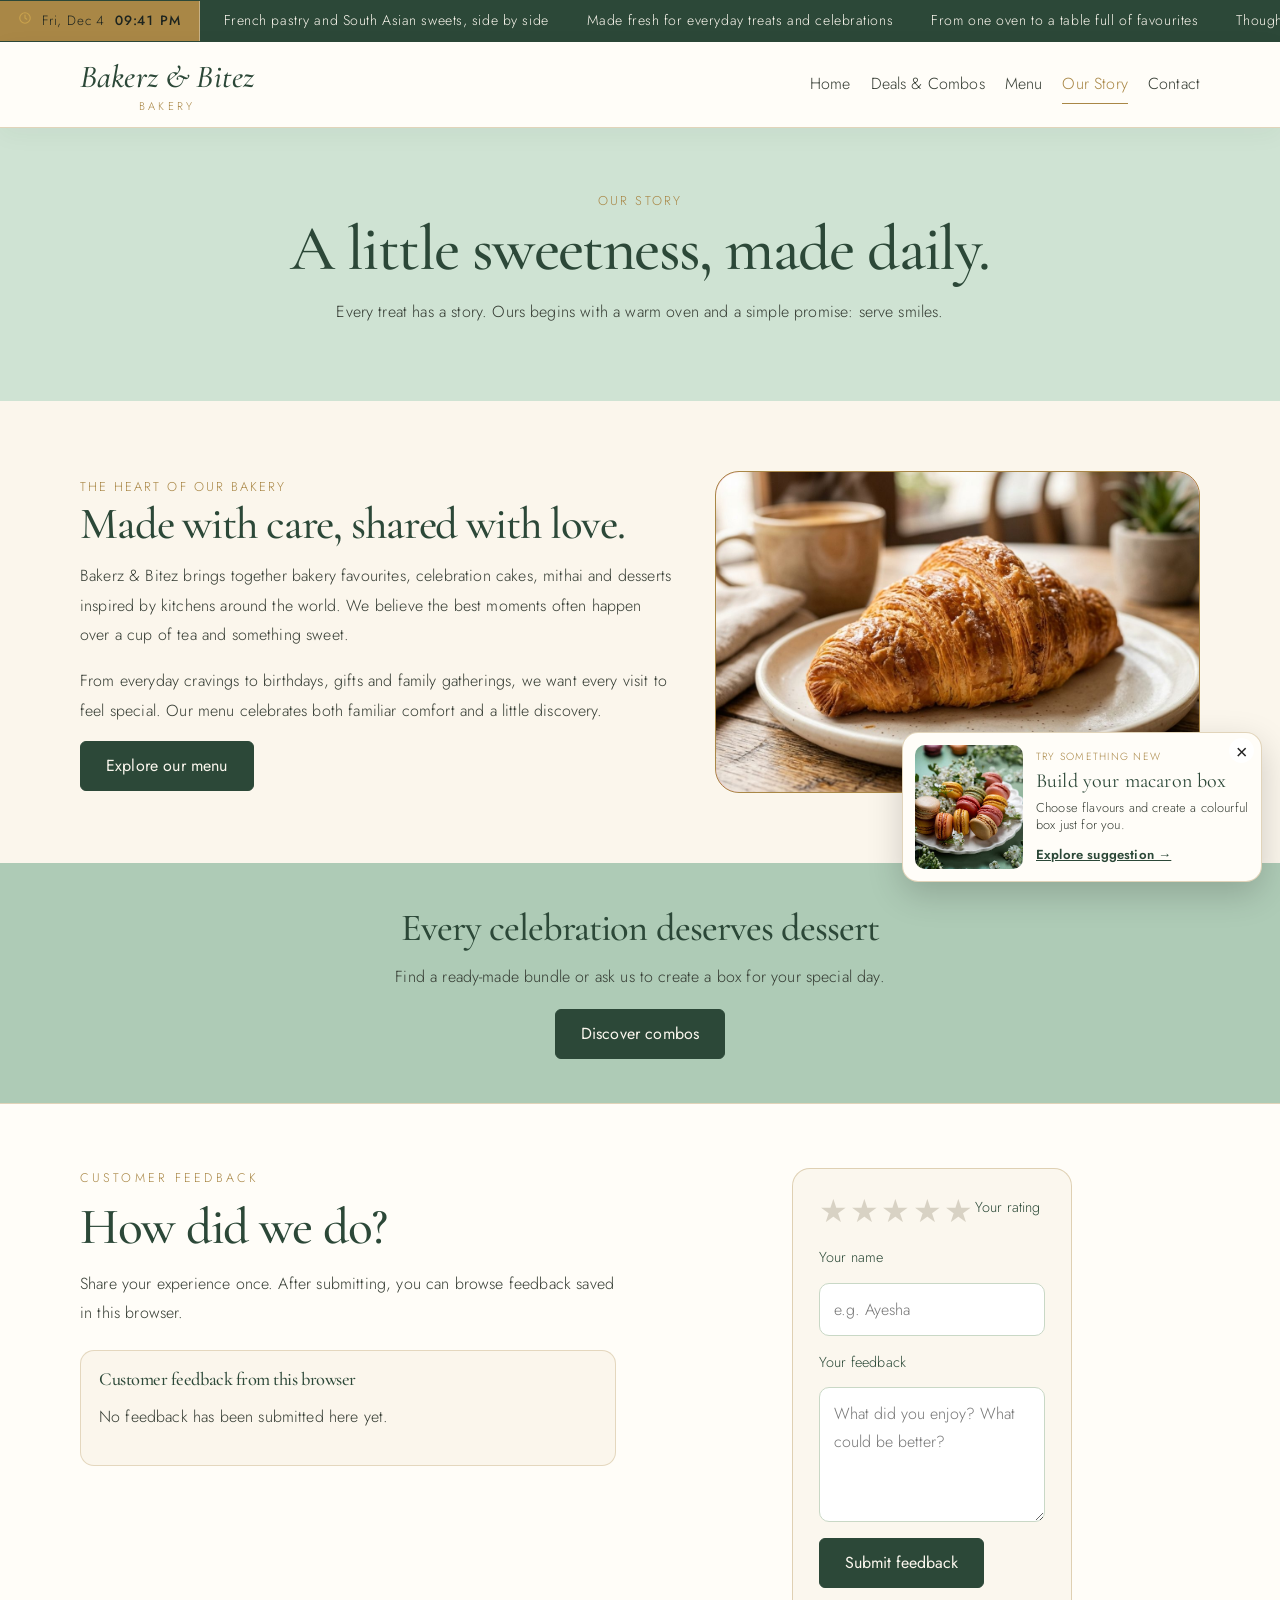
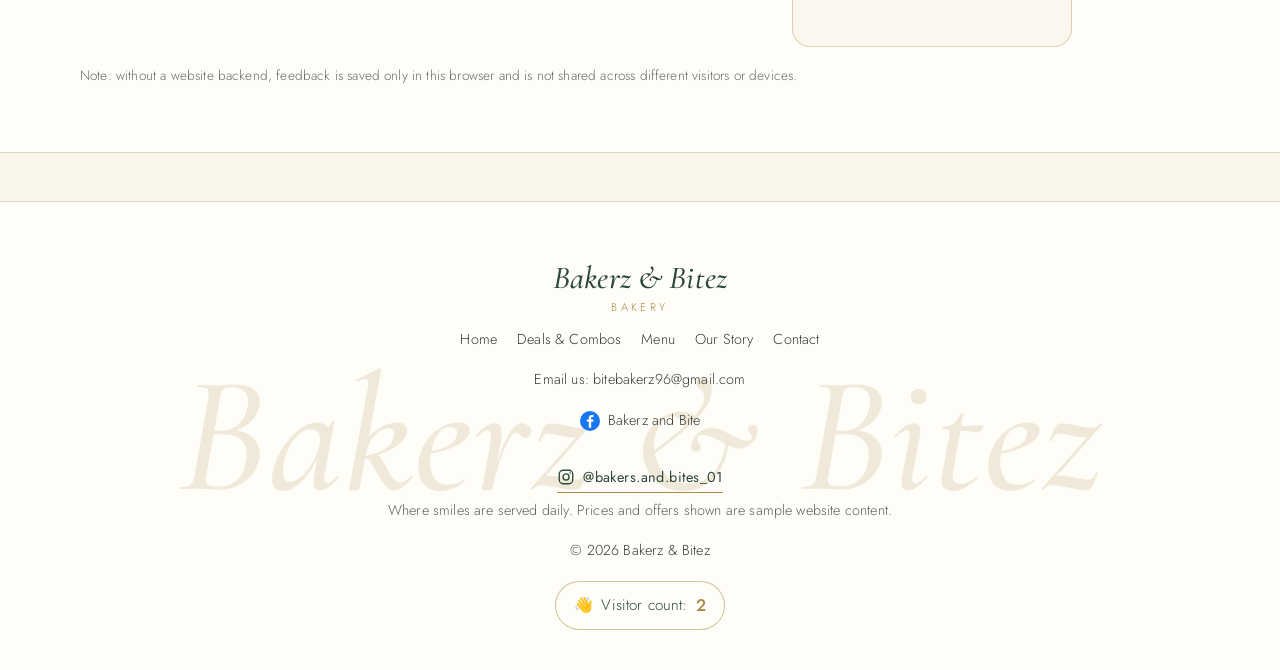
<file: Bakerz_Bitez-20261031T175545Z-1-001/Bakerz_Bitez/html/about.html>
<!DOCTYPE html><html lang="en"><head><meta charset="UTF-8"><meta name="viewport" content="width=device-width, initial-scale=1"><title>Our Story | Bakerz &amp; Bitez</title>
<link rel="icon" type="image/svg+xml" href="../assets/images/icon.svg">
<link rel="icon" type="image/png" sizes="192x192" href="../assets/images/icon-192.png">
<link rel="shortcut icon" href="../assets/images/favicon.ico">
<link rel="apple-touch-icon" href="../assets/images/apple-touch-icon.png">
<meta name="theme-color" content="#2c4838"><link rel="preconnect" href="https://fonts.googleapis.com"><link href="https://fonts.googleapis.com/css2?family=Cormorant+Garamond:ital,wght@0,400;0,500;0,600;1,400;1,500&family=Jost:wght@300;400;500&display=swap" rel="stylesheet"><link href="https://cdn.jsdelivr.net/npm/bootstrap@5.3.3/dist/css/bootstrap.min.css" rel="stylesheet">
<link rel="stylesheet" href="../css/about.css">
<link rel="stylesheet" href="../css/aesthetic.css"><style>
.shared-ticker{display:flex;align-items:center}
.shared-ticker .tclock{flex:none;display:flex;align-items:center;gap:8px;padding:0 16px;white-space:nowrap;font-size:.8rem;letter-spacing:.06em;border-right:1px solid rgba(255,255,255,.35)}
.shared-ticker .tclock::before{content:"";width:14px;height:14px;flex:none;background:no-repeat center/contain url("data:image/svg+xml,%3Csvg xmlns='http://www.w3.org/2000/svg' viewBox='0 0 24 24' fill='none' stroke='%23c9a24d' stroke-width='2' stroke-linecap='round'%3E%3Ccircle cx='12' cy='12' r='9'/%3E%3Cpath d='M12 7v5l3 2'/%3E%3C/svg%3E")}
.shared-ticker .tscroll{flex:1;min-width:0}
</style>
</head><body data-page="about"><div class="bar ticker shared-ticker" role="region" aria-label="Today at Bakerz &amp; Bitez">
  <div class="tclock" aria-hidden="true"><span id="tdate"></span><b id="ttime"></b></div>
  <div class="tscroll"><div class="ttrack"><div class="tset">
    <span>French pastry and South Asian sweets, side by side</span><span>Made fresh for everyday treats and celebrations</span>
    <span>From one oven to a table full of favourites</span><span>Thoughtful bakes, warm welcomes</span>
    <span>Every sweet is made to bring people together</span><span>Where smiles are served daily</span>
    <span>French pastry and South Asian sweets, side by side</span><span>Made fresh for everyday treats and celebrations</span>
    <span>From one oven to a table full of favourites</span><span>Thoughtful bakes, warm welcomes</span>
    <span>Every sweet is made to bring people together</span><span>Where smiles are served daily</span>
  </div></div></div>
</div><header><div class="wrap head"><button class="bb-mobile-toggle" type="button" aria-expanded="false" aria-controls="bb-main-nav" aria-label="Toggle navigation"><span aria-hidden="true">☰</span> <span class="bb-toggle-label">Menu</span></button><a class="logo" href="../index.html"><b>Bakerz &amp; Bitez</b><small>BAKERY</small></a><nav id="bb-main-nav" class="bb-main-nav" aria-label="Main navigation"><a href="../index.html">Home</a><a href="deals.html" >Deals &amp; Combos</a><a href="menu.html" >Menu</a><a href="about.html" aria-current="true">Our Story</a><a href="contact.html" >Contact</a></nav></div></header>
<main><section class="pagehero"><div class="wrap"><span class="eyebrow">Our story</span><h1>A little sweetness, made daily.</h1><p>Every treat has a story. Ours begins with a warm oven and a simple promise: serve smiles.</p></div></section>
<section><div class="wrap hero-grid"><div><span class="eyebrow">The heart of our bakery</span><h2 style="font-size:2.8rem">Made with care, shared with love.</h2><p>Bakerz &amp; Bitez brings together bakery favourites, celebration cakes, mithai and desserts inspired by kitchens around the world. We believe the best moments often happen over a cup of tea and something sweet.</p><p>From everyday cravings to birthdays, gifts and family gatherings, we want every visit to feel special. Our menu celebrates both familiar comfort and a little discovery.</p><a class="btn" href="menu.html">Explore our menu</a></div><div class="hero-art photo-story" aria-label="Fresh bakery treats"><img src="../assets/images/butter-croissant.jpg" alt="Freshly baked croissants and pastries" loading="lazy"></div></div></section>
<div class="adband"><h2>Every celebration deserves dessert</h2><p>Find a ready-made bundle or ask us to create a box for your special day.</p><a class="btn" href="deals.html">Discover combos</a></div></main><footer><div class="wrap"><div class="logo"><b>Bakerz &amp; Bitez</b><small>BAKERY</small></div><div class="footlinks"><a href="../index.html">Home</a><a href="deals.html">Deals &amp; Combos</a><a href="menu.html">Menu</a><a href="about.html">Our Story</a><a href="contact.html">Contact</a></div>
    <p class="footer-contact"><a href="mailto:bitebakerz96@gmail.com">Email us: bitebakerz96@gmail.com</a></p>
    <p class="footer-contact"><a href="https://www.facebook.com/search/top?q=bakerz%20and%20bite" target="_blank" rel="noopener noreferrer" aria-label="Find Bakerz and Bite on Facebook"><svg aria-hidden="true" class="facebook-icon" viewBox="0 0 24 24" width="20" height="20" style="vertical-align:middle;margin-right:8px" focusable="false"><circle cx="12" cy="12" r="12" fill="#1877F2"/><path d="M13.4 20v-7h2.35l.35-2.73H13.4V8.53c0-.79.22-1.33 1.36-1.33h1.45V4.76c-.25-.03-1.11-.11-2.11-.11-2.09 0-3.52 1.27-3.52 3.61v2.01H8.22V13h2.36v7z" fill="#fff"/></svg><span>Bakerz and Bite</span></a></p>
    <p class="fine">Where smiles are served daily. Prices and offers shown are sample website content.</p>© 2026 Bakerz &amp; Bitez</div></footer><script src="../js/aesthetic.js" defer></script>
<script>
(function(){function t(){var n=new Date(),d=document.getElementById("tdate"),m=document.getElementById("ttime");
if(d)d.textContent=n.toLocaleDateString(undefined,{weekday:"short",day:"numeric",month:"short"});
if(m)m.textContent=n.toLocaleTimeString([],{hour:"2-digit",minute:"2-digit"});}
t();setInterval(t,1000);})();
</script>

<script src="https://code.jquery.com/jquery-3.7.1.min.js"></script>
<script src="https://cdn.jsdelivr.net/npm/bootstrap@5.3.3/dist/js/bootstrap.bundle.min.js"></script>
<script src="../js/bb-responsive.js" defer></script>
</body></html>
</file>
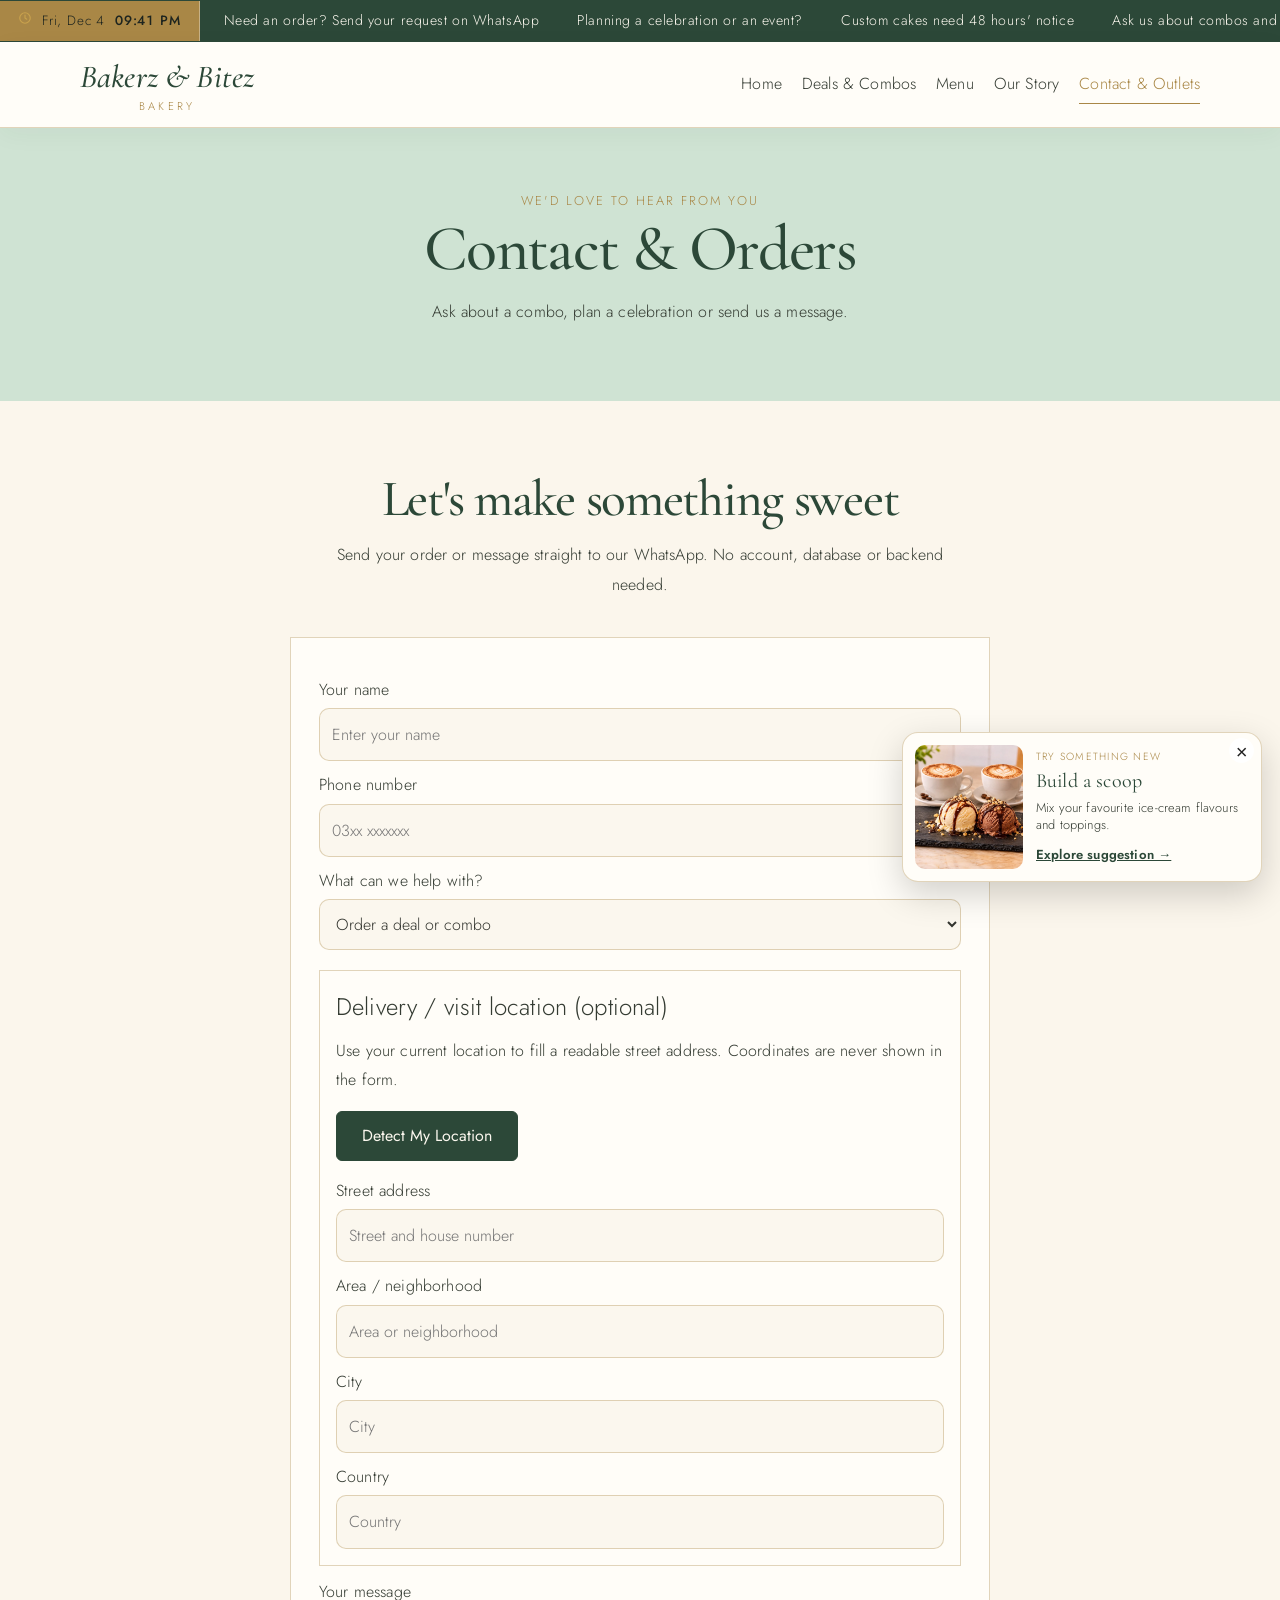
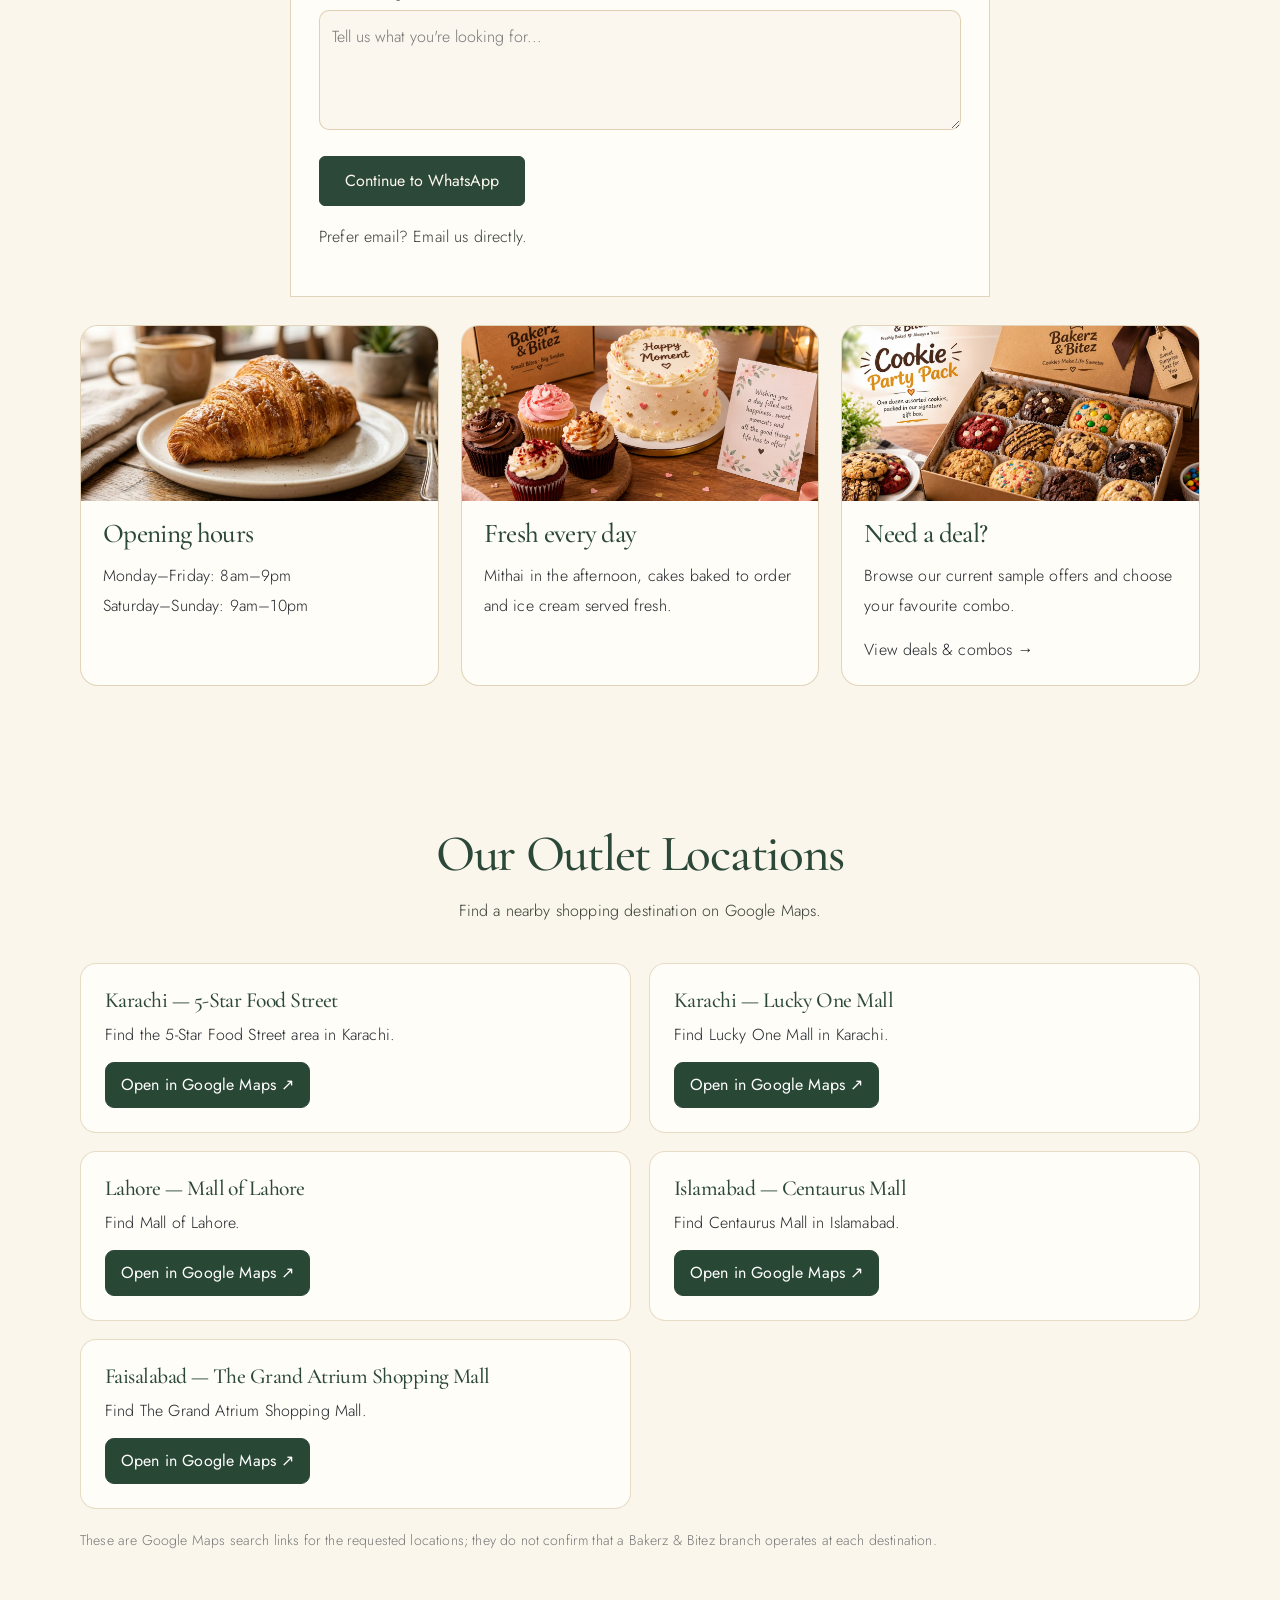
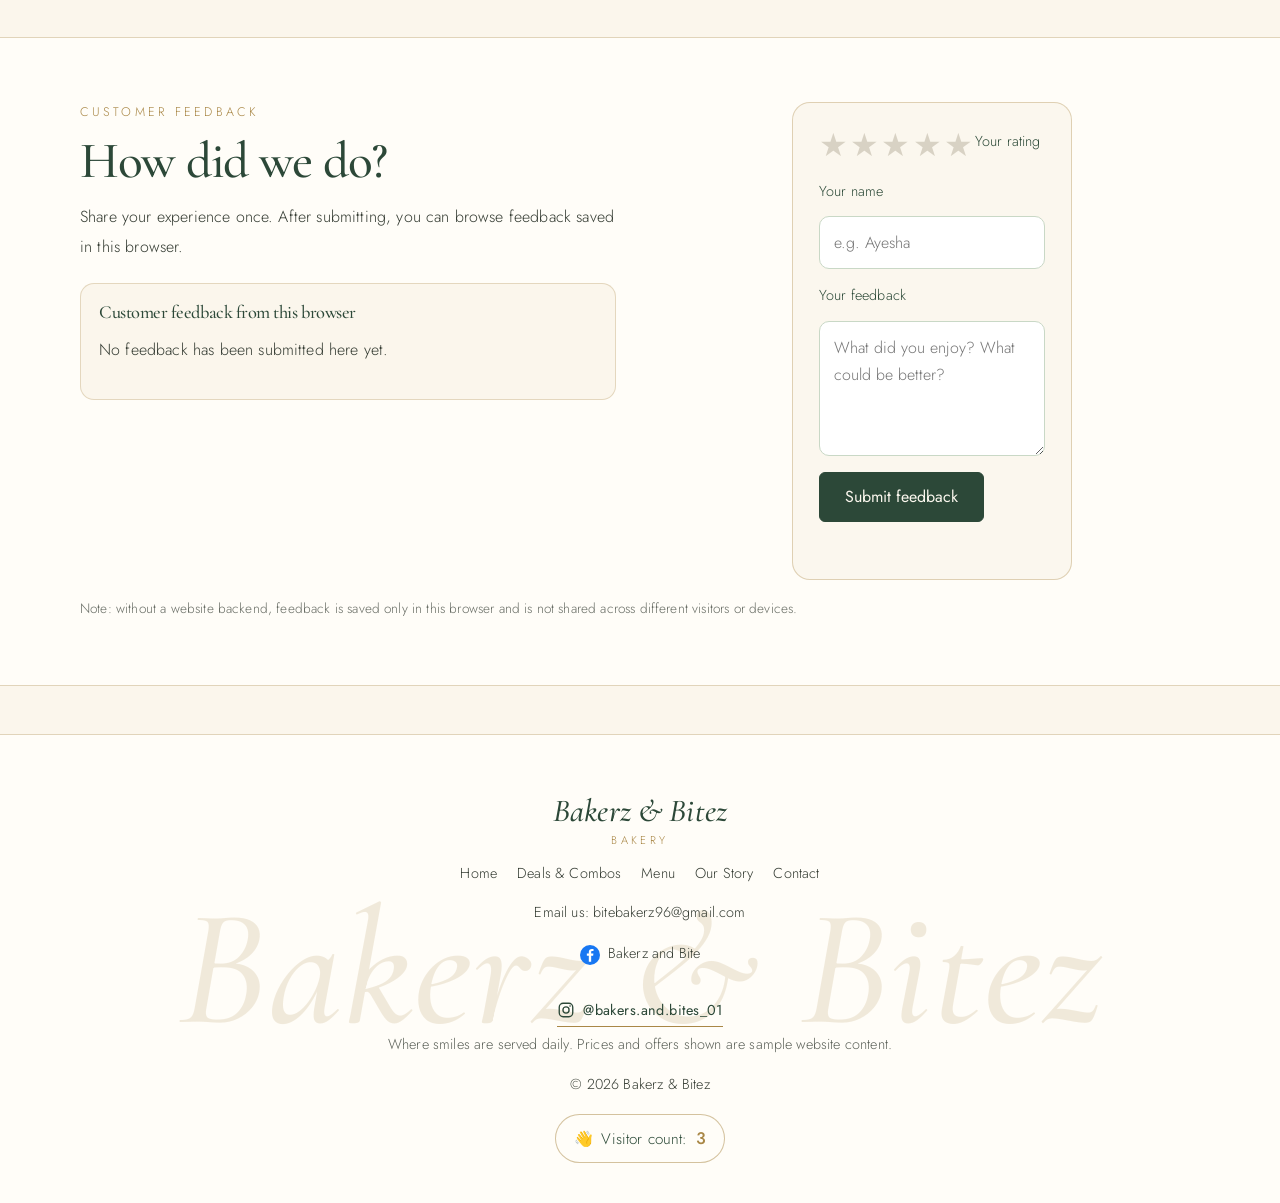
<file: Bakerz_Bitez-20261031T175545Z-1-001/Bakerz_Bitez/html/contact.html>
<!DOCTYPE html><html lang="en"><head><meta charset="UTF-8"><meta name="viewport" content="width=device-width, initial-scale=1"><title>Contact & Orders | Bakerz &amp; Bitez</title>
<link rel="icon" type="image/svg+xml" href="../assets/images/icon.svg">
<link rel="icon" type="image/png" sizes="192x192" href="../assets/images/icon-192.png">
<link rel="shortcut icon" href="../assets/images/favicon.ico">
<link rel="apple-touch-icon" href="../assets/images/apple-touch-icon.png">
<meta name="theme-color" content="#2c4838"><link rel="preconnect" href="https://fonts.googleapis.com"><link href="https://fonts.googleapis.com/css2?family=Cormorant+Garamond:ital,wght@0,400;0,500;0,600;1,400;1,500&family=Jost:wght@300;400;500&display=swap" rel="stylesheet"><link href="https://cdn.jsdelivr.net/npm/bootstrap@5.3.3/dist/css/bootstrap.min.css" rel="stylesheet">
<link rel="stylesheet" href="../css/contact.css">
<link rel="stylesheet" href="../css/aesthetic.css"><style>
.shared-ticker{display:flex;align-items:center}
.shared-ticker .tclock{flex:none;display:flex;align-items:center;gap:8px;padding:0 16px;white-space:nowrap;font-size:.8rem;letter-spacing:.06em;border-right:1px solid rgba(255,255,255,.35)}
.shared-ticker .tclock::before{content:"";width:14px;height:14px;flex:none;background:no-repeat center/contain url("data:image/svg+xml,%3Csvg xmlns='http://www.w3.org/2000/svg' viewBox='0 0 24 24' fill='none' stroke='%23c9a24d' stroke-width='2' stroke-linecap='round'%3E%3Ccircle cx='12' cy='12' r='9'/%3E%3Cpath d='M12 7v5l3 2'/%3E%3C/svg%3E")}
.shared-ticker .tscroll{flex:1;min-width:0}
</style>
</head><body data-page="contact"><div class="bar ticker shared-ticker" role="region" aria-label="Today at Bakerz &amp; Bitez">
  <div class="tclock" aria-hidden="true"><span id="tdate"></span><b id="ttime"></b></div>
  <div class="tscroll"><div class="ttrack"><div class="tset">
    <span>Need an order? Send your request on WhatsApp</span><span>Planning a celebration or an event?</span>
    <span>Custom cakes need 48 hours' notice</span><span>Ask us about combos and bulk orders</span>
    <span>Share your phone number so we can reply</span><span>We'll confirm your order details directly</span>
    <span>Need an order? Send your request on WhatsApp</span><span>Planning a celebration or an event?</span>
    <span>Custom cakes need 48 hours' notice</span><span>Ask us about combos and bulk orders</span>
    <span>Share your phone number so we can reply</span><span>We'll confirm your order details directly</span>
  </div></div></div>
</div><header><div class="wrap head"><button class="bb-mobile-toggle" type="button" aria-expanded="false" aria-controls="bb-main-nav" aria-label="Toggle navigation"><span aria-hidden="true">☰</span> <span class="bb-toggle-label">Menu</span></button><a class="logo" href="../index.html"><b>Bakerz &amp; Bitez</b><small>BAKERY</small></a><nav id="bb-main-nav" class="bb-main-nav" aria-label="Main navigation"><a href="../index.html">Home</a><a href="deals.html" >Deals &amp; Combos</a><a href="menu.html" >Menu</a><a href="about.html" >Our Story</a><a href="contact.html#outlets" aria-current="true">Contact &amp; Outlets</a></nav></div></header>
<main><section class="pagehero"><div class="wrap"><span class="eyebrow">We'd love to hear from you</span><h1>Contact &amp; Orders</h1><p>Ask about a combo, plan a celebration or send us a message.</p></div></section>
<section><div class="wrap"><div class="title"><h2>Let's make something sweet</h2><p>Send your order or message straight to our WhatsApp. No account, database or backend needed.</p></div>
<form id="contactForm"><label for="name">Your name</label><input id="name" name="name" required placeholder="Enter your name"><label for="phone">Phone number</label><input id="phone" name="phone" type="tel" required placeholder="03xx xxxxxxx"><label for="choice">What can we help with?</label><select id="choice" name="choice"><option>Order a deal or combo</option><option>Custom cake</option><option>Bulk / event order</option><option>General question</option><option>Table reservation</option></select><fieldset class="location-fields" style="border:1px solid var(--line);padding:16px;margin:20px 0 12px"><legend>Delivery / visit location (optional)</legend><p>Use your current location to fill a readable street address. Coordinates are never shown in the form.</p><button class="btn" type="button" id="contactDetectLocation">Detect My Location</button><p id="contactLocationStatus" role="status" aria-live="polite"></p><label for="contactStreet">Street address</label><input id="contactStreet" name="street" autocomplete="street-address" placeholder="Street and house number"><label for="contactArea">Area / neighborhood</label><input id="contactArea" name="area" autocomplete="address-level3" placeholder="Area or neighborhood"><label for="contactCity">City</label><input id="contactCity" name="city" autocomplete="address-level2" placeholder="City"><label for="contactCountry">Country</label><input id="contactCountry" name="country" autocomplete="country-name" placeholder="Country"></fieldset><label for="message">Your message</label><textarea id="message" name="message" required placeholder="Tell us what you're looking for..."></textarea><button class="btn" type="submit" style="margin-top:18px">Continue to WhatsApp</button><p id="formStatus" role="status" style="margin-top:14px"></p><p class="email-contact">Prefer email? <a href="mailto:bitebakerz96@gmail.com?subject=Bakerz%20%26%20Bitez%20enquiry">Email us directly</a>.</p></form>
<div class="grid" style="margin-top:28px"><article class="card contact-photo-card"><img src="../assets/images/butter-croissant.jpg" alt="Freshly baked bread" loading="lazy"><h3>Opening hours</h3><p>Monday–Friday: 8am–9pm<br>Saturday–Sunday: 9am–10pm</p></article><article class="card contact-photo-card"><img src="../assets/images/cozy-celebration-cake-and-cupcakes.jpg" alt="Chocolate celebration cake" loading="lazy"><h3>Fresh every day</h3><p>Mithai in the afternoon, cakes baked to order and ice cream served fresh.</p></article><article class="card contact-photo-card"><img src="../assets/images/bakerz-and-bitez-cookie-party-pack.jpg" alt="Freshly baked cookies" loading="lazy"><h3>Need a deal?</h3><p>Browse our current sample offers and choose your favourite combo.</p><a href="deals.html">View deals &amp; combos →</a></article></div></div></section>
<section class="contact-outlets" id="outlets"><div class="wrap"><div class="title"><h2>Our Outlet Locations</h2><p>Find a nearby shopping destination on Google Maps.</p></div><div class="outlet-grid">
<article class="card outlet-card"><h3>Karachi — 5-Star Food Street</h3><p>Find the 5-Star Food Street area in Karachi.</p><a class="btn" target="_blank" rel="noopener noreferrer" href="https://www.google.com/maps/search/?api=1&amp;query=5-Star+Food+Street+Karachi">Open in Google Maps ↗</a></article>
<article class="card outlet-card"><h3>Karachi — Lucky One Mall</h3><p>Find Lucky One Mall in Karachi.</p><a class="btn" target="_blank" rel="noopener noreferrer" href="https://www.google.com/maps/search/?api=1&amp;query=Lucky+One+Mall+Karachi">Open in Google Maps ↗</a></article>
<article class="card outlet-card"><h3>Lahore — Mall of Lahore</h3><p>Find Mall of Lahore.</p><a class="btn" target="_blank" rel="noopener noreferrer" href="https://www.google.com/maps/search/?api=1&amp;query=Mall+of+Lahore+Lahore">Open in Google Maps ↗</a></article>
<article class="card outlet-card"><h3>Islamabad — Centaurus Mall</h3><p>Find Centaurus Mall in Islamabad.</p><a class="btn" target="_blank" rel="noopener noreferrer" href="https://www.google.com/maps/search/?api=1&amp;query=Centaurus+Mall+Islamabad">Open in Google Maps ↗</a></article>
<article class="card outlet-card"><h3>Faisalabad — The Grand Atrium Shopping Mall</h3><p>Find The Grand Atrium Shopping Mall.</p><a class="btn" target="_blank" rel="noopener noreferrer" href="https://www.google.com/maps/search/?api=1&amp;query=The+Grand+Atrium+Shopping+Mall+Faisalabad">Open in Google Maps ↗</a></article>
</div><p class="outlet-disclaimer">These are Google Maps search links for the requested locations; they do not confirm that a Bakerz &amp; Bitez branch operates at each destination.</p></div></section>
</main>
<script src="../js/contact.js" defer></script><footer><div class="wrap"><div class="logo"><b>Bakerz &amp; Bitez</b><small>BAKERY</small></div><div class="footlinks"><a href="../index.html">Home</a><a href="deals.html">Deals &amp; Combos</a><a href="menu.html">Menu</a><a href="about.html">Our Story</a><a href="contact.html">Contact</a></div>
    <p class="footer-contact"><a href="mailto:bitebakerz96@gmail.com">Email us: bitebakerz96@gmail.com</a></p>
    <p class="footer-contact"><a href="https://www.facebook.com/search/top?q=bakerz%20and%20bite" target="_blank" rel="noopener noreferrer" aria-label="Find Bakerz and Bite on Facebook"><svg aria-hidden="true" class="facebook-icon" viewBox="0 0 24 24" width="20" height="20" style="vertical-align:middle;margin-right:8px" focusable="false"><circle cx="12" cy="12" r="12" fill="#1877F2"/><path d="M13.4 20v-7h2.35l.35-2.73H13.4V8.53c0-.79.22-1.33 1.36-1.33h1.45V4.76c-.25-.03-1.11-.11-2.11-.11-2.09 0-3.52 1.27-3.52 3.61v2.01H8.22V13h2.36v7z" fill="#fff"/></svg><span>Bakerz and Bite</span></a></p>
    <p class="fine">Where smiles are served daily. Prices and offers shown are sample website content.</p>© 2026 Bakerz &amp; Bitez</div></footer><script src="../js/aesthetic.js" defer></script>
<script>
(function(){function t(){var n=new Date(),d=document.getElementById("tdate"),m=document.getElementById("ttime");
if(d)d.textContent=n.toLocaleDateString(undefined,{weekday:"short",day:"numeric",month:"short"});
if(m)m.textContent=n.toLocaleTimeString([],{hour:"2-digit",minute:"2-digit"});}
t();setInterval(t,1000);})();
</script>

<script src="https://code.jquery.com/jquery-3.7.1.min.js"></script>
<script src="https://cdn.jsdelivr.net/npm/bootstrap@5.3.3/dist/js/bootstrap.bundle.min.js"></script>
<script src="../js/bb-responsive.js" defer></script>
</body></html>
</file>
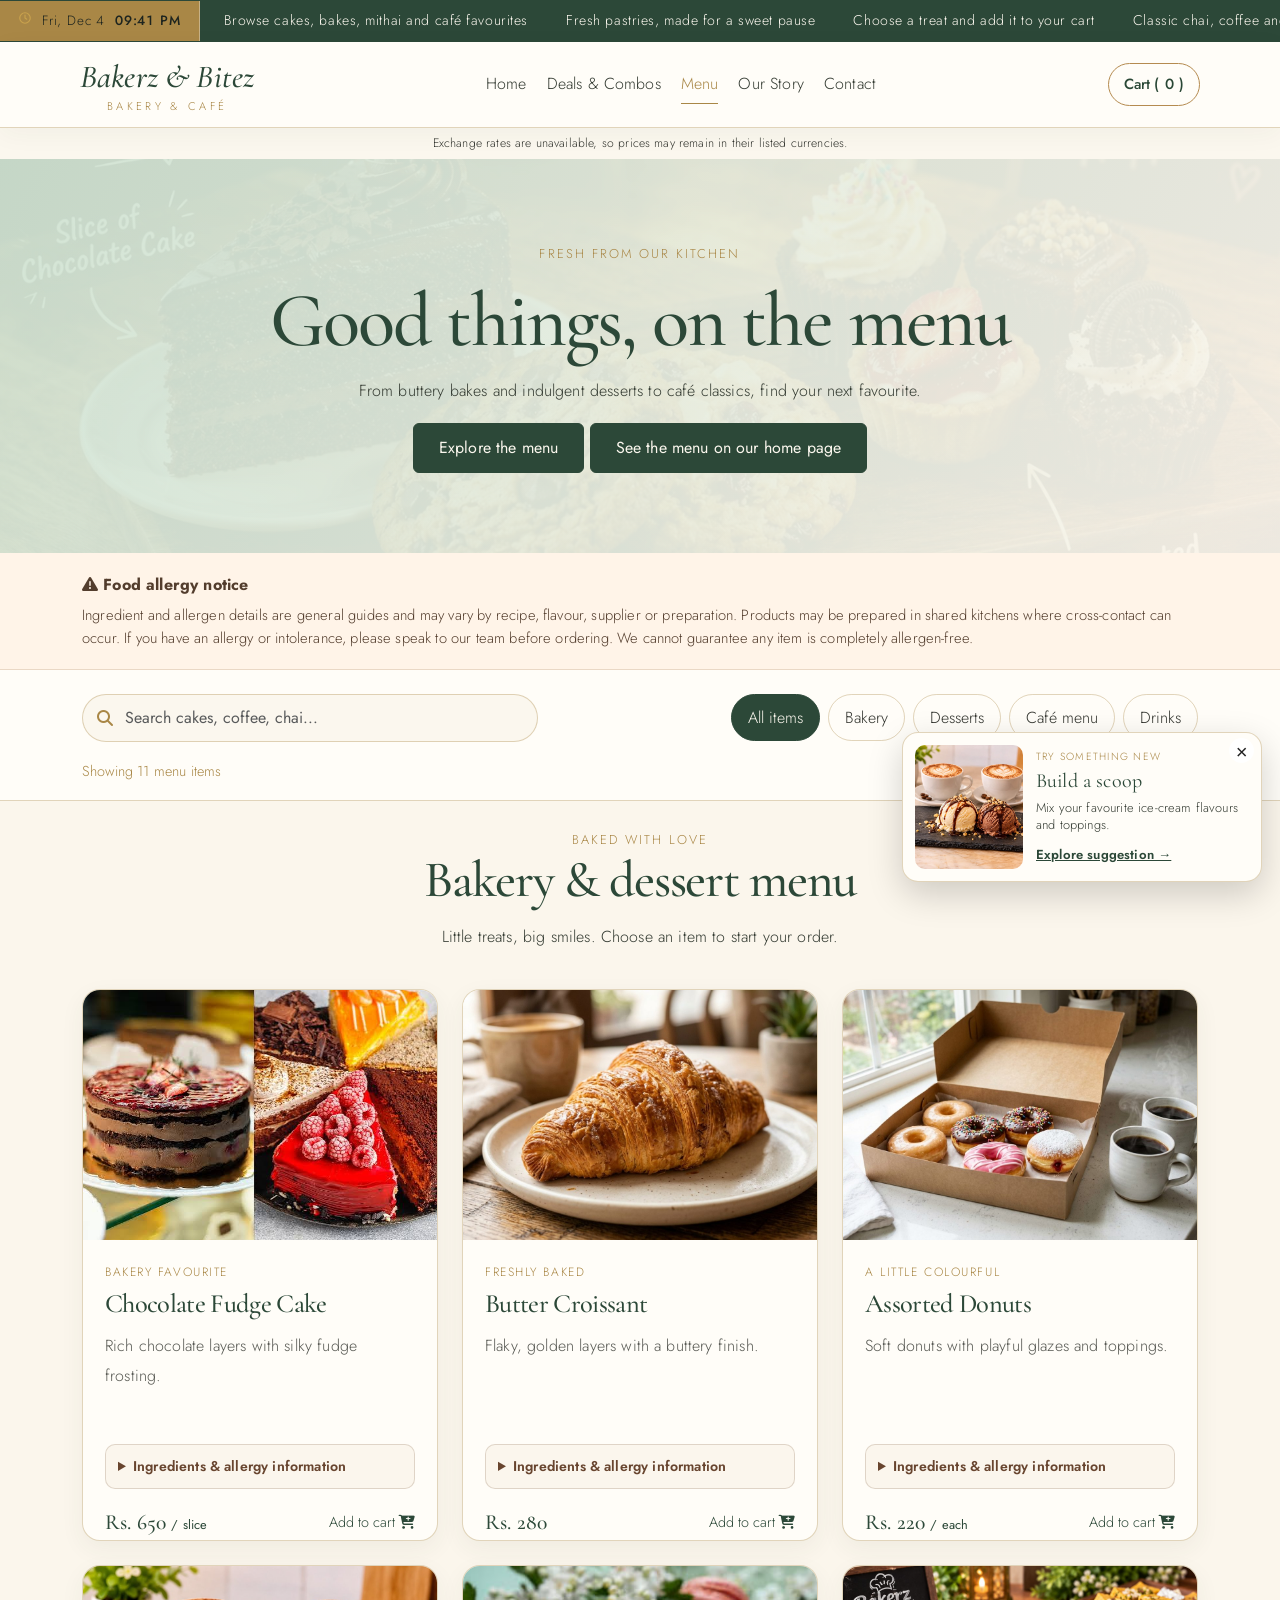
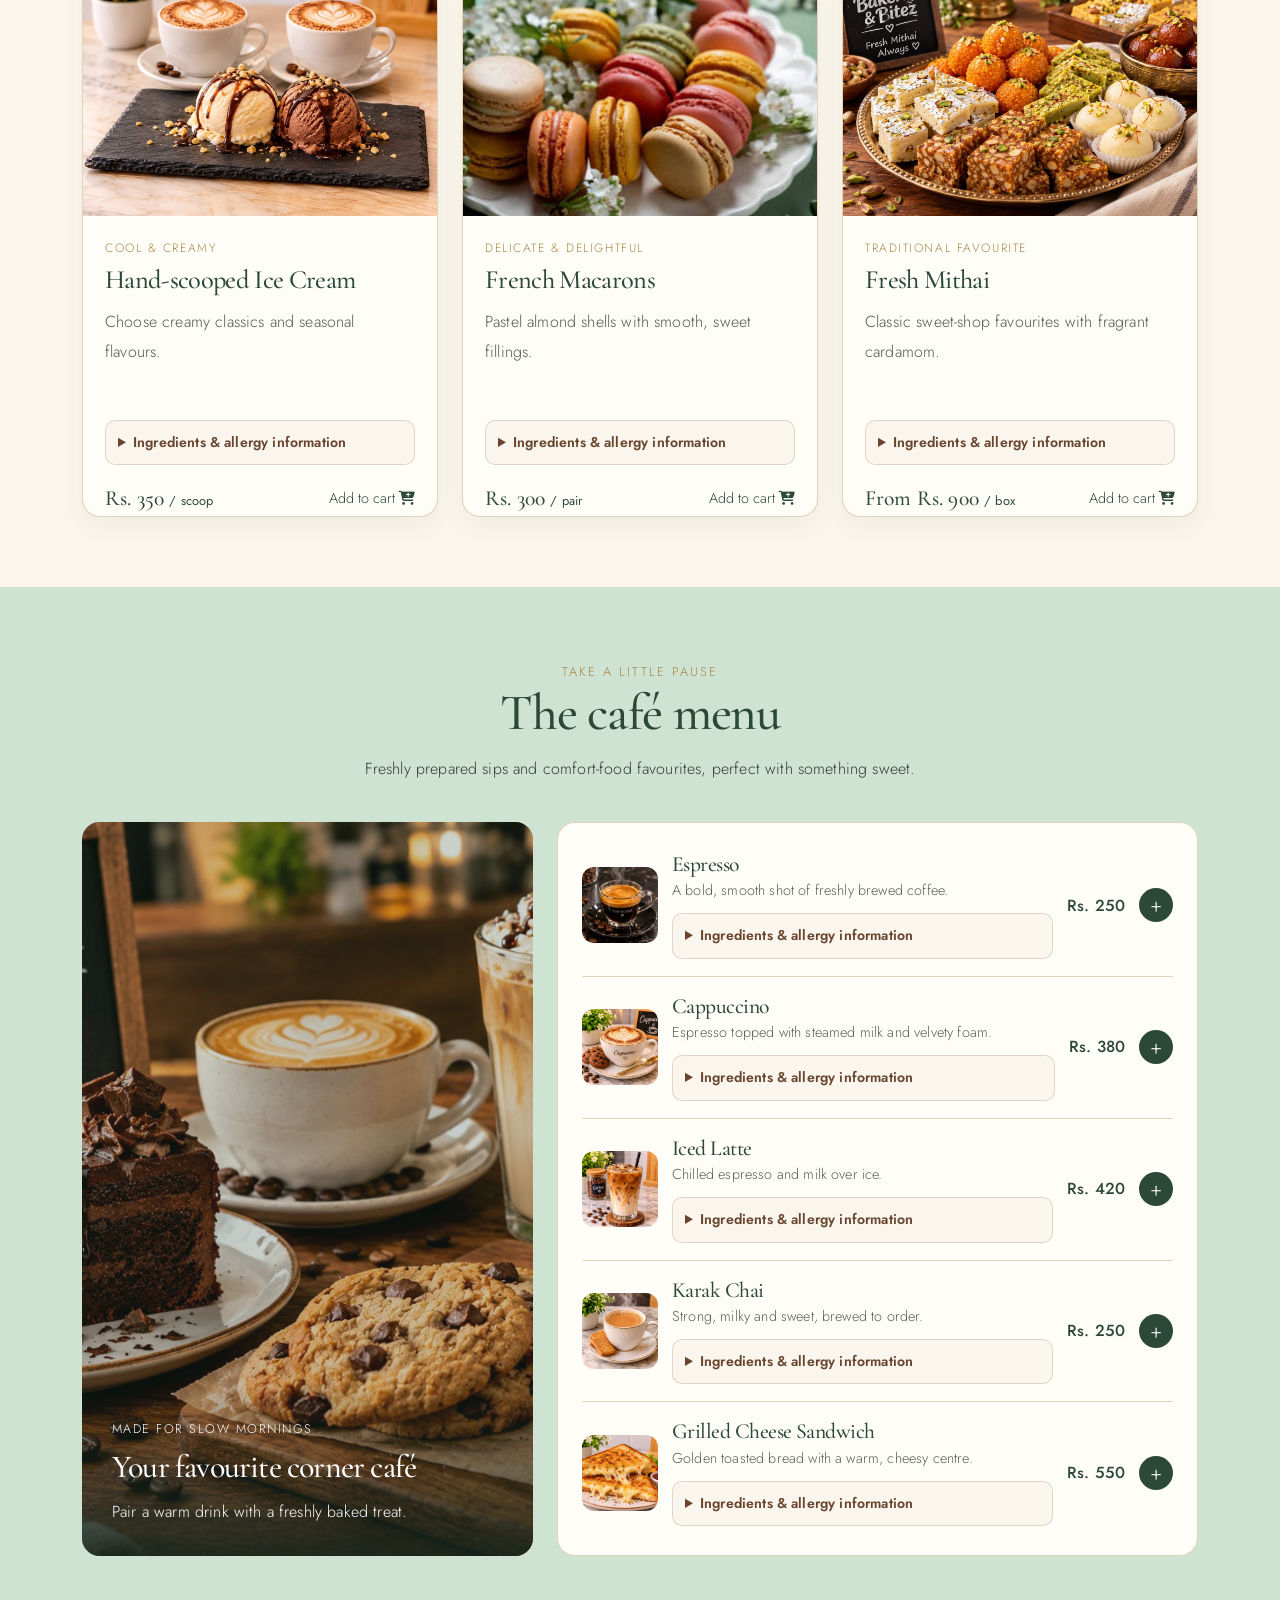
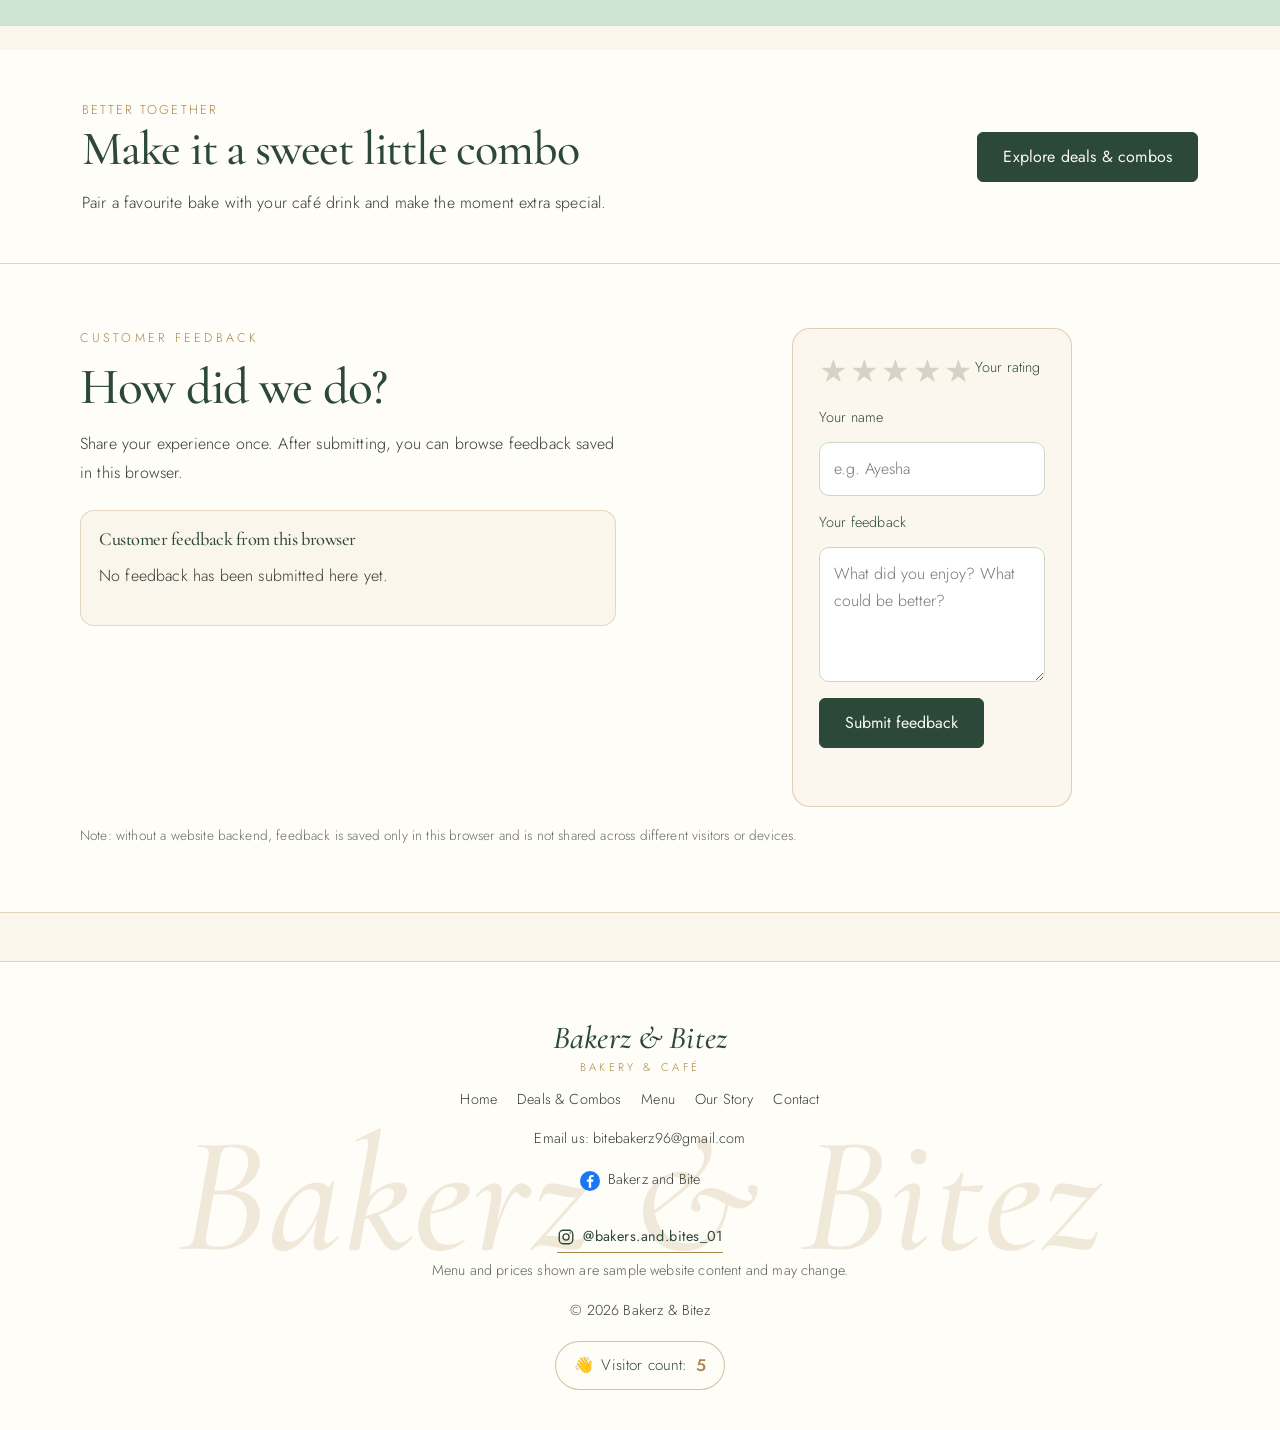
<file: Bakerz_Bitez-20261031T175545Z-1-001/Bakerz_Bitez/html/menu.html>
<!DOCTYPE html>
<html lang="en">

<head>
  <meta charset="UTF-8">
  <meta name="viewport" content="width=device-width, initial-scale=1">
  <title>Menu & Café | Bakerz &amp; Bitez</title>
<link rel="icon" type="image/svg+xml" href="../assets/images/icon.svg">
<link rel="icon" type="image/png" sizes="192x192" href="../assets/images/icon-192.png">
<link rel="shortcut icon" href="../assets/images/favicon.ico">
<link rel="apple-touch-icon" href="../assets/images/apple-touch-icon.png">
<meta name="theme-color" content="#2c4838">
  <link rel="preconnect" href="https://fonts.googleapis.com">
  <link
    href="https://fonts.googleapis.com/css2?family=Cormorant+Garamond:ital,wght@0,400;0,500;0,600;1,400;1,500&family=Jost:wght@300;400;500;600&display=swap"
    rel="stylesheet">
  <link href="https://cdn.jsdelivr.net/npm/bootstrap@5.3.3/dist/css/bootstrap.min.css" rel="stylesheet">
  <link rel="stylesheet" href="https://cdnjs.cloudflare.com/ajax/libs/font-awesome/6.5.2/css/all.min.css">
  <link rel="stylesheet" href="../css/menu.css">
  <link rel="stylesheet" href="../css/aesthetic.css">
<style>
.shared-ticker{display:flex;align-items:center}
.shared-ticker .tclock{flex:none;display:flex;align-items:center;gap:8px;padding:0 16px;white-space:nowrap;font-size:.8rem;letter-spacing:.06em;border-right:1px solid rgba(255,255,255,.35)}
.shared-ticker .tclock::before{content:"";width:14px;height:14px;flex:none;background:no-repeat center/contain url("data:image/svg+xml,%3Csvg xmlns='http://www.w3.org/2000/svg' viewBox='0 0 24 24' fill='none' stroke='%23c9a24d' stroke-width='2' stroke-linecap='round'%3E%3Ccircle cx='12' cy='12' r='9'/%3E%3Cpath d='M12 7v5l3 2'/%3E%3C/svg%3E")}
.shared-ticker .tscroll{flex:1;min-width:0}
</style>
</head>

<body data-page="menu">
  <div class="bar ticker shared-ticker" role="region" aria-label="Today at Bakerz &amp; Bitez">
    <div class="tclock" aria-hidden="true"><span id="tdate"></span><b id="ttime"></b></div>
  <div class="tscroll">
      <div class="ttrack">
        <div class="tset">
          <span>Browse cakes, bakes, mithai and café favourites</span><span>Fresh pastries, made for a sweet
            pause</span><span>Choose a treat and add it to your cart</span><span>Classic chai, coffee and cool
            drinks</span><span>Find your next favourite in the full menu</span><span>Menu prices shown in your selected
            currency</span>
          <span>Browse cakes, bakes, mithai and café favourites</span><span>Fresh pastries, made for a sweet
            pause</span><span>Choose a treat and add it to your cart</span><span>Classic chai, coffee and cool
            drinks</span><span>Find your next favourite in the full menu</span><span>Menu prices shown in your selected
            currency</span>
        </div>
      </div>
    </div>
  </div>
  <header>
    <div class="wrap head"><button class="bb-mobile-toggle" type="button" aria-expanded="false" aria-controls="bb-main-nav" aria-label="Toggle navigation"><span aria-hidden="true">☰</span> <span class="bb-toggle-label">Menu</span></button><a class="logo" href="../index.html"><b>Bakerz &amp; Bitez</b><small>BAKERY &amp;
          CAFÉ</small></a>
      <nav id="bb-main-nav" class="bb-main-nav" aria-label="Main navigation"><a href="../index.html">Home</a><a href="deals.html">Deals &amp; Combos</a><a
          href="menu.html" aria-current="true">Menu</a><a href="about.html">Our Story</a><a
          href="contact.html">Contact</a></nav><a class="catalog-cart" data-catalog-cart
        href="../index.html?cart=open">Cart (<span data-cart-count>0</span>)</a>
    </div>
  </header>
  <main>
    <section class="pagehero menu-hero">
      <div class="container"><span class="eyebrow">Fresh from our kitchen</span>
        <h1>Good things, on the menu</h1>
        <p>From buttery bakes and indulgent desserts to café classics, find your next favourite.</p><a class="btn mt-2"
          href="#food-menu">Explore the menu</a> <a class="btn mt-2" href="../index.html#menu">See the menu on our home page</a>
      </div>
    </section>
    <section class="allergy-notice" aria-label="Food allergy notice"><div class="container"><strong><i class="fa-solid fa-triangle-exclamation" aria-hidden="true"></i> Food allergy notice</strong><p>Ingredient and allergen details are general guides and may vary by recipe, flavour, supplier or preparation. Products may be prepared in shared kitchens where cross-contact can occur. If you have an allergy or intolerance, please speak to our team before ordering. We cannot guarantee any item is completely allergen-free.</p></div></section>
    <section class="menu-tools pt-4 pb-3">
      <div class="container">
        <div class="row g-3 align-items-center">
          <div class="col-12 col-lg-5"><label class="visually-hidden" for="menuSearch">Search menu</label>
            <div class="menu-search"><i class="fa-solid fa-magnifying-glass" aria-hidden="true"></i><input
                id="menuSearch" class="form-control" type="search" placeholder="Search cakes, coffee, chai..."
                aria-label="Search menu items"></div>
          </div>
          <div class="col-12 col-lg-7">
            <div class="filter-row" role="group" aria-label="Filter menu category"><button class="filter-btn active"
                data-filter="all">All items</button><button class="filter-btn"
                data-filter="bakery">Bakery</button><button class="filter-btn"
                data-filter="dessert">Desserts</button><button class="filter-btn" data-filter="cafe">Café
                menu</button><button class="filter-btn" data-filter="drinks">Drinks</button></div>
          </div>
        </div>
        <p class="results-count mt-3 mb-0" id="resultsCount" aria-live="polite">Showing all menu favourites</p>
      </div>
    </section>
    <section id="food-menu" class="pt-4">
      <div class="container">
        <div class="title"><span class="eyebrow">Baked with love</span>
          <h2>Bakery &amp; dessert menu</h2>
          <p>Little treats, big smiles. Choose an item to start your order.</p>
        </div>
        <div class="row g-4 menu-grid">
          <div class="col-12 col-sm-6 col-lg-4 menu-item" data-category="bakery"
            data-name="chocolate fudge cake cake chocolate dessert" id="menu-chocolate-fudge-cake">
            <article class="menu-card h-100"><img loading="lazy" class="img-fluid" src="../assets/images/cakes-and-bakes.jpg" alt="Chocolate layer cake">
              <div class="menu-card-body"><span class="menu-label">Bakery favourite</span>
                <h3>Chocolate Fudge Cake</h3>
                <p>Rich chocolate layers with silky fudge frosting.</p><details class="menu-allergens"><summary>Ingredients &amp; allergy information</summary><p><strong>Ingredients:</strong> Wheat flour, cocoa powder, sugar, eggs, butter, milk/cream and chocolate.</p><p><strong>Allergens:</strong> Contains: wheat (gluten), eggs, milk and soy (if present in chocolate).</p></details>
                <div class="menu-card-bottom"><strong>Rs. 650 <small>/ slice</small></strong><button class="order-btn"
                    type="button" data-cart-id="menu-chocolate-fudge-cake" data-cart-price="650"
                    data-cart-currency="PKR">Add to cart <i class="fa-solid fa-cart-plus"
                      aria-hidden="true"></i></button></div>
              </div>
            </article>
          </div>
          <div class="col-12 col-sm-6 col-lg-4 menu-item" data-category="bakery"
            data-name="butter croissant pastry bakery breakfast" id="menu-butter-croissant">
            <article class="menu-card h-100"><img loading="lazy" class="img-fluid" src="../assets/images/butter-croissant.jpg"
                alt="Golden flaky croissants">
              <div class="menu-card-body"><span class="menu-label">Freshly baked</span>
                <h3>Butter Croissant</h3>
                <p>Flaky, golden layers with a buttery finish.</p><details class="menu-allergens"><summary>Ingredients &amp; allergy information</summary><p><strong>Ingredients:</strong> Wheat flour, butter, milk, yeast, sugar, salt and water.</p><p><strong>Allergens:</strong> Contains: wheat (gluten) and milk. May contain eggs.</p></details>
                <div class="menu-card-bottom"><strong>Rs. 280</strong><button class="order-btn" type="button"
                    data-cart-id="menu-butter-croissant" data-cart-price="280" data-cart-currency="PKR">Add to cart <i
                      class="fa-solid fa-cart-plus" aria-hidden="true"></i></button></div>
              </div>
            </article>
          </div>
          <div class="col-12 col-sm-6 col-lg-4 menu-item" data-category="dessert"
            data-name="donuts doughnut sprinkles dessert sweet" id="menu-assorted-donuts">
            <article class="menu-card h-100"><img loading="lazy" class="img-fluid" src="../assets/images/assorted-donut.jpg" alt="Colourful glazed donuts">
              <div class="menu-card-body"><span class="menu-label">A little colourful</span>
                <h3>Assorted Donuts</h3>
                <p>Soft donuts with playful glazes and toppings.</p><details class="menu-allergens"><summary>Ingredients &amp; allergy information</summary><p><strong>Ingredients:</strong> Wheat flour, sugar, yeast, milk, eggs, butter, frying oil and assorted glaze/toppings.</p><p><strong>Allergens:</strong> Contains: wheat (gluten), milk and eggs. Some toppings may contain soy or nuts.</p></details>
                <div class="menu-card-bottom"><strong>Rs. 220 <small>/ each</small></strong><button class="order-btn"
                    type="button" data-cart-id="menu-assorted-donuts" data-cart-price="220" data-cart-currency="PKR">Add
                    to cart <i class="fa-solid fa-cart-plus" aria-hidden="true"></i></button></div>
              </div>
            </article>
          </div>
          <div class="col-12 col-sm-6 col-lg-4 menu-item" data-category="dessert"
            data-name="ice cream gelato scoop dessert vanilla chocolate" id="menu-hand-scooped-ice-cream">
            <article class="menu-card h-100"><img loading="lazy" class="img-fluid" src="../assets/images/ice-cream-scoops.jpg"
                alt="Vanilla and chocolate ice cream scoops with chocolate sauce and nuts">
              <div class="menu-card-body"><span class="menu-label">Cool &amp; creamy</span>
                <h3>Hand-scooped Ice Cream</h3>
                <p>Choose creamy classics and seasonal flavours.</p><details class="menu-allergens"><summary>Ingredients &amp; allergy information</summary><p><strong>Ingredients:</strong> Milk, cream, sugar and flavour ingredients; exact ingredients depend on the selected flavour.</p><p><strong>Allergens:</strong> Usually contains: milk. Some flavours may contain eggs, soy, peanuts or tree nuts. Check the flavour label.</p></details>
                <div class="menu-card-bottom"><strong>Rs. 350 <small>/ scoop</small></strong><button class="order-btn"
                    type="button" data-cart-id="menu-hand-scooped-ice-cream" data-cart-price="350"
                    data-cart-currency="PKR">Add to cart <i class="fa-solid fa-cart-plus"
                      aria-hidden="true"></i></button></div>
              </div>
            </article>
          </div>
          <div class="col-12 col-sm-6 col-lg-4 menu-item" data-category="dessert"
            data-name="macarons macaron french dessert almond" id="menu-french-macarons">
            <article class="menu-card h-100"><img loading="lazy" class="img-fluid" src="../assets/images/macrons.jpg" alt="Pastel French macarons">
              <div class="menu-card-body"><span class="menu-label">Delicate &amp; delightful</span>
                <h3>French Macarons</h3>
                <p>Pastel almond shells with smooth, sweet fillings.</p><details class="menu-allergens"><summary>Ingredients &amp; allergy information</summary><p><strong>Ingredients:</strong> Almond flour, egg whites, sugar and filling (often buttercream, ganache or fruit).</p><p><strong>Allergens:</strong> Contains: almonds (tree nuts) and eggs. Fillings may contain milk and soy.</p></details>
                <div class="menu-card-bottom"><strong>Rs. 300 <small>/ pair</small></strong><button class="order-btn"
                    type="button" data-cart-id="menu-french-macarons" data-cart-price="300" data-cart-currency="PKR">Add
                    to cart <i class="fa-solid fa-cart-plus" aria-hidden="true"></i></button></div>
              </div>
            </article>
          </div>
          <div class="col-12 col-sm-6 col-lg-4 menu-item" data-category="bakery"
            data-name="mithai gulab jamun jalebi traditional sweets" id="menu-fresh-mithai">
            <article class="menu-card h-100"><img loading="lazy" class="img-fluid" src="../assets/images/fresh-mithai.jpg"
                alt="Traditional South Asian sweets">
              <div class="menu-card-body"><span class="menu-label">Traditional favourite</span>
                <h3>Fresh Mithai</h3>
                <p>Classic sweet-shop favourites with fragrant cardamom.</p><details class="menu-allergens"><summary>Ingredients &amp; allergy information</summary><p><strong>Ingredients:</strong> Milk solids/khoya, sugar, ghee, cardamom and optional nuts, depending on the variety.</p><p><strong>Allergens:</strong> Usually contains: milk. Some varieties contain almonds, pistachios or other nuts.</p></details>
                <div class="menu-card-bottom"><strong>From Rs. 900 <small>/ box</small></strong><button
                    class="order-btn" type="button" data-cart-id="menu-fresh-mithai" data-cart-price="900"
                    data-cart-currency="PKR">Add to cart <i class="fa-solid fa-cart-plus"
                      aria-hidden="true"></i></button></div>
              </div>
            </article>
          </div>
        </div>
      </div>
    </section>
    <section class="cafe-section" id="cafe-menu">
      <div class="container">
        <div class="title"><span class="eyebrow">Take a little pause</span>
          <h2>The café menu</h2>
          <p>Freshly prepared sips and comfort-food favourites, perfect with something sweet.</p>
        </div>
        <div class="row g-4 align-items-stretch">
          <div class="col-12 col-lg-5">
            <div class="cafe-feature h-100"><img loading="lazy" class="img-fluid" src="../assets/images/cafe-treat.jpg"
                alt="Cosy café counter with coffee">
              <div class="cafe-feature-caption"><span>Made for slow mornings</span>
                <h3>Your favourite corner café</h3>
                <p>Pair a warm drink with a freshly baked treat.</p>
              </div>
            </div>
          </div>
          <div class="col-12 col-lg-7">
            <div class="cafe-list">
              <div class="cafe-item" data-category="cafe drinks" data-name="espresso coffee" id="menu-espresso">
                <div class="cafe-thumb"><img loading="lazy" class="img-fluid" src="../assets/images/espresso.jpg" alt="Freshly brewed espresso in a small cup"></div>
                <div class="cafe-desc">
                  <h3>Espresso</h3>
                  <p>A bold, smooth shot of freshly brewed coffee.</p><details class="menu-allergens"><summary>Ingredients &amp; allergy information</summary><p><strong>Ingredients:</strong> Ground coffee beans and water.</p><p><strong>Allergens:</strong> No major allergens are expected in plain espresso. Ask staff about shared equipment and add-ons.</p></details>
                </div><strong>Rs. 250</strong><button aria-label="Add Espresso to cart" class="mini-order" type="button"
                  data-cart-id="menu-espresso" data-cart-price="250" data-cart-currency="PKR">+</button>
              </div>
              <div class="cafe-item" data-category="cafe drinks" data-name="cappuccino coffee milk foam" id="menu-cappuccino">
                <div class="cafe-thumb"><img loading="lazy" class="img-fluid" src="../assets/images/cappuccino.jpg" alt="Cappuccino with foam"></div>
                <div class="cafe-desc">
                  <h3>Cappuccino</h3>
                  <p>Espresso topped with steamed milk and velvety foam.</p><details class="menu-allergens"><summary>Ingredients &amp; allergy information</summary><p><strong>Ingredients:</strong> Espresso, steamed milk and milk foam.</p><p><strong>Allergens:</strong> Contains: milk. Plant-based milk substitutions may have different allergens.</p></details>
                </div><strong>Rs. 380</strong><button aria-label="Add Cappuccino to cart" class="mini-order"
                  type="button" data-cart-id="menu-cappuccino" data-cart-price="380" data-cart-currency="PKR">+</button>
              </div>
              <div class="cafe-item" data-category="cafe drinks" data-name="iced latte cold coffee" id="menu-iced-latte">
                <div class="cafe-thumb"><img loading="lazy" class="img-fluid" src="../assets/images/iced-latte.jpg"
                    alt="Iced latte in a glass"></div>
                <div class="cafe-desc">
                  <h3>Iced Latte</h3>
                  <p>Chilled espresso and milk over ice.</p><details class="menu-allergens"><summary>Ingredients &amp; allergy information</summary><p><strong>Ingredients:</strong> Espresso, chilled milk and ice.</p><p><strong>Allergens:</strong> Contains: milk. Plant-based milk substitutions may have different allergens.</p></details>
                </div><strong>Rs. 420</strong><button aria-label="Add Iced Latte to cart" class="mini-order"
                  type="button" data-cart-id="menu-iced-latte" data-cart-price="420" data-cart-currency="PKR">+</button>
              </div>
              <div class="cafe-item" data-category="cafe drinks" data-name="karak chai tea milk tea" id="menu-karak-chai">
                <div class="cafe-thumb"><img loading="lazy" class="img-fluid" src="../assets/images/karak-chai.jpg"
                    alt="Warm tea in a cup"></div>
                <div class="cafe-desc">
                  <h3>Karak Chai</h3>
                  <p>Strong, milky and sweet, brewed to order.</p><details class="menu-allergens"><summary>Ingredients &amp; allergy information</summary><p><strong>Ingredients:</strong> Black tea, milk, water, sugar and spices such as cardamom.</p><p><strong>Allergens:</strong> Contains: milk.</p></details>
                </div><strong>Rs. 250</strong><button aria-label="Add Karak Chai to cart" class="mini-order"
                  type="button" data-cart-id="menu-karak-chai" data-cart-price="250" data-cart-currency="PKR">+</button>
              </div>
              <div class="cafe-item" data-category="cafe" data-name="grilled cheese sandwich lunch snack" id="menu-grilled-cheese-sandwich">
                <div class="cafe-thumb"><img loading="lazy" class="img-fluid" src="../assets/images/grilled-cheese-sandwich.jpg"
                    alt="Toasted sandwich"></div>
                <div class="cafe-desc">
                  <h3>Grilled Cheese Sandwich</h3>
                  <p>Golden toasted bread with a warm, cheesy centre.</p><details class="menu-allergens"><summary>Ingredients &amp; allergy information</summary><p><strong>Ingredients:</strong> Bread, cheese, butter and optional seasoning.</p><p><strong>Allergens:</strong> Contains: wheat (gluten) and milk. Bread may also contain soy, sesame or other ingredients.</p></details>
                </div><strong>Rs. 550</strong><button aria-label="Add Grilled Cheese Sandwich to cart"
                  class="mini-order" type="button" data-cart-id="menu-grilled-cheese-sandwich" data-cart-price="550"
                  data-cart-currency="PKR">+</button>
              </div>
            </div>
          </div>
        </div>
      </div>
    </section>
    <div class="container pb-4">
      <div id="noResults" class="no-results d-none">No menu items found. Try another search or category.</div>
    </div>
    <section class="combo-callout">
      <div class="container">
        <div><span class="eyebrow">Better together</span>
          <h2>Make it a sweet little combo</h2>
          <p>Pair a favourite bake with your café drink and make the moment extra special.</p>
        </div><a class="btn" href="deals.html">Explore deals &amp; combos</a>
      </div>
    </section>
  
</main>
  <footer>
    <div class="wrap">
      <div class="logo"><b>Bakerz &amp; Bitez</b><small>BAKERY &amp; CAFÉ</small></div>
      <div class="footlinks"><a href="../index.html">Home</a><a href="deals.html">Deals &amp; Combos</a><a
          href="menu.html">Menu</a><a href="about.html">Our Story</a><a href="contact.html">Contact</a></div>
      
    <p class="footer-contact"><a href="mailto:bitebakerz96@gmail.com">Email us: bitebakerz96@gmail.com</a></p>
    <p class="footer-contact"><a href="https://www.facebook.com/search/top?q=bakerz%20and%20bite" target="_blank" rel="noopener noreferrer" aria-label="Find Bakerz and Bite on Facebook"><svg aria-hidden="true" class="facebook-icon" viewBox="0 0 24 24" width="20" height="20" style="vertical-align:middle;margin-right:8px" focusable="false"><circle cx="12" cy="12" r="12" fill="#1877F2"/><path d="M13.4 20v-7h2.35l.35-2.73H13.4V8.53c0-.79.22-1.33 1.36-1.33h1.45V4.76c-.25-.03-1.11-.11-2.11-.11-2.09 0-3.52 1.27-3.52 3.61v2.01H8.22V13h2.36v7z" fill="#fff"/></svg><span>Bakerz and Bite</span></a></p>
    <p class="fine">Menu and prices shown are sample website content and may change.</p>© 2026 Bakerz &amp; Bitez
    </div>
  </footer>
  <div class="menu-toast" id="menuToast" role="status" aria-live="polite">Opening order details…</div>
  <script src="https://code.jquery.com/jquery-3.7.1.min.js"></script>
  <script src="https://cdn.jsdelivr.net/npm/bootstrap@5.3.3/dist/js/bootstrap.bundle.min.js"></script>
  <script src="../js/currency.js" defer></script>
  <script src="../js/menu.js" defer></script>
  <script src="../js/catalog-cart.js" defer></script>
  <script src="../js/aesthetic.js" defer></script>
<script>
(function(){function t(){var n=new Date(),d=document.getElementById("tdate"),m=document.getElementById("ttime");
if(d)d.textContent=n.toLocaleDateString(undefined,{weekday:"short",day:"numeric",month:"short"});
if(m)m.textContent=n.toLocaleTimeString([],{hour:"2-digit",minute:"2-digit"});}
t();setInterval(t,1000);})();
</script>

<script src="../js/bb-responsive.js" defer></script>
</body>

</html>
</file>
<file: Bakerz_Bitez-20261031T175545Z-1-001/Bakerz_Bitez/css/index.css>
:root {
  --mint: #cfe3d3;
  --mint-deep: #aecbb6;
  --cream: #fbf7ee;
  --paper: #fffdf8;
  --gold: #a98746;
  --gold-soft: #d9c08b;
  --forest: #2c4838;
  --ink: #33352f;
  --rose: #ecbcc4;
  --line: rgba(169,135,70,.35);
  --serif: "Cormorant Garamond", "Playfair Display", Georgia, "Times New Roman", serif;
  --sans: "Jost", "Helvetica Neue", Arial, sans-serif;
  box-sizing: border-box;
  padding-top: env(safe-area-inset-top, 0px);
  padding-bottom: env(safe-area-inset-bottom, 0px);
}
@media (prefers-color-scheme: dark) {
  :root:not([data-theme="light"]) {
    --mint: #2a3d31; --mint-deep: #365040; --cream: #1d241f; --paper: #232b25;
    --gold: #d4b36f; --gold-soft: #8d7440; --forest: #cfe3d3; --ink: #ece8dc;
    --rose: #b97986; --line: rgba(212,179,111,.35);
  }
}
:root[data-theme="dark"] {
  --mint: #2a3d31; --mint-deep: #365040; --cream: #1d241f; --paper: #232b25;
  --gold: #d4b36f; --gold-soft: #8d7440; --forest: #cfe3d3; --ink: #ece8dc;
  --rose: #b97986; --line: rgba(212,179,111,.35);
}
*, *::before, *::after { box-sizing: border-box; }
html { height: 100%; scroll-behavior: smooth; scroll-padding-top: calc(env(safe-area-inset-top, 0px) + 70px); }
body { margin: 0; min-height: 100%; background: var(--cream); color: var(--ink); font-family: var(--sans); font-weight: 300; line-height: 1.7; font-size: 16px; }
h1, h2, h3 { font-family: var(--serif); font-weight: 500; color: var(--forest); margin: 0; line-height: 1.12; }
p { margin: 0 0 1em; max-width: 62ch; }
a { color: inherit; text-decoration: none; }
button { font-family: inherit; cursor: pointer; }
:focus-visible { outline: 2px solid var(--gold); outline-offset: 3px; }
.wrap { width: min(1160px, 100% - 40px); margin-inline: auto; }

/* announcement */
.bar { background: var(--forest); color: var(--cream); text-align: center; font-size: .85rem; padding: 9px 16px; letter-spacing: .04em; }
:root[data-theme="dark"] .bar, :root:not([data-theme="light"]) .bar { }
@media (prefers-color-scheme: dark) { :root:not([data-theme="light"]) .bar { color: #1d241f; } }
:root[data-theme="dark"] .bar { color: #1d241f; }

/* header */
header.site { background: var(--paper); border-bottom: 1px solid var(--line); position: sticky; top: env(safe-area-inset-top, 0px); z-index: 20; }
.head { display: grid; grid-template-columns: 1fr auto 1fr; align-items: center; padding: 14px 0; gap: 16px; }
nav.main { display: flex; gap: 26px; font-size: .95rem; }
nav.main a { padding: 4px 0; border-bottom: 1px solid transparent; transition: border-color .2s, color .2s; }
nav.main a:hover { border-color: var(--gold); color: var(--gold); }
.logo { text-align: center; line-height: 1; }
.logo b { display: block; font-family: var(--serif); font-weight: 500; font-style: italic; font-size: clamp(1.7rem, 3.4vw, 2.5rem); color: var(--forest); }
.logo small { display: block; margin-top: 6px; font-size: .7rem; letter-spacing: .32em; color: var(--gold); }
.tools { display: flex; justify-content: flex-end; align-items: center; gap: 14px; }
.cartbtn { background: none; border: 1px solid var(--gold); color: var(--forest); padding: 8px 16px; border-radius: 999px; font-size: .9rem; transition: background .2s; }
.cartbtn:hover { background: var(--mint); }
.menubtn { display: none; background: none; border: 0; font-size: 1.5rem; color: var(--forest); }

/* hero */
.hero { background: var(--mint); position: relative; overflow: hidden; }
.hero .wrap { display: grid; grid-template-columns: 1.05fr .95fr; align-items: center; gap: 30px; padding: 70px 0 80px; }
.hero h1 { font-size: clamp(2.6rem, 6vw, 4.8rem); font-weight: 400; margin-bottom: 22px; }
.hero h1 i { font-weight: 400; }
.hero p.lead { font-size: 1.1rem; color: var(--ink); }
.btns { display: flex; flex-wrap: wrap; gap: 14px; margin-top: 28px; }
.btn { display: inline-block; padding: 13px 30px; border: 1px solid var(--forest); background: var(--forest); color: var(--cream); font-size: .95rem; letter-spacing: .04em; transition: background .25s, color .25s; }
.btn:hover { background: transparent; color: var(--forest); }
.btn.ghost { background: transparent; color: var(--forest); }
.btn.ghost:hover { background: var(--forest); color: var(--cream); }
@media (prefers-color-scheme: dark) { :root:not([data-theme="light"]) .btn { color: #1d241f; } :root:not([data-theme="light"]) .btn:hover, :root:not([data-theme="light"]) .btn.ghost { color: var(--forest);} :root:not([data-theme="light"]) .btn.ghost:hover { color: #1d241f; } }
.hero-art { position: relative; aspect-ratio: 1 / 1; max-width: 480px; justify-self: center; width: 100%; }
.frame { position: absolute; inset: 6%; border: 1px solid var(--gold); border-radius: 50% 50% 8px 8px / 38% 38% 8px 8px; }
.frame.two { inset: 3%; opacity: .5; }
.hero-art svg.mac { position: absolute; filter: drop-shadow(0 10px 14px rgba(44,72,56,.18)); }
.hero-art .m1 { width: 44%; left: 10%; top: 40%; transform: rotate(-12deg); }
.hero-art .m2 { width: 42%; right: 8%; top: 26%; transform: rotate(10deg); }
.hero-art .m3 { width: 40%; left: 30%; top: 8%; transform: rotate(-3deg); }
.hero-art .m4 { width: 36%; left: 34%; top: 56%; transform: rotate(6deg); }
@media (prefers-reduced-motion: no-preference) {
  .hero-art .m1 { animation: settle 1.1s .1s both cubic-bezier(.2,.8,.2,1); }
  .hero-art .m2 { animation: settle 1.1s .25s both cubic-bezier(.2,.8,.2,1); }
  .hero-art .m3 { animation: settle 1.1s .4s both cubic-bezier(.2,.8,.2,1); }
  .hero-art .m4 { animation: settle 1.1s .55s both cubic-bezier(.2,.8,.2,1); }
}
@keyframes settle { from { opacity: 0; translate: 0 -60px; } to { opacity: 1; translate: 0 0; } }

/* section scaffolding */
section { padding: 84px 0; }
.title { text-align: center; margin-bottom: 48px; }
.title h2 { font-size: clamp(2rem, 4vw, 3rem); }
.title .orn { display: flex; align-items: center; justify-content: center; gap: 14px; margin-top: 14px; color: var(--gold); }
.title .orn::before, .title .orn::after { content: ""; width: 70px; height: 1px; background: var(--line); }
.title p { margin: 14px auto 0; color: var(--ink); opacity: .85; }

/* collections */
.coll { display: grid; grid-template-columns: repeat(4, 1fr); gap: 22px; }
.tile { background: var(--paper); border: 1px solid var(--line); text-align: center; padding: 34px 20px 30px; transition: transform .3s, box-shadow .3s; }
.tile:hover { transform: translateY(-4px); box-shadow: 0 14px 30px rgba(44,72,56,.12); }
.tile .ico { height: 96px; display: grid; place-items: center; margin-bottom: 14px; }
.tile .ico svg { height: 100%; width: auto; }
.tile h3 { font-size: 1.6rem; margin-bottom: 8px; }
.tile p { font-size: .93rem; margin: 0 auto 14px; }
.tile a { color: var(--gold); border-bottom: 1px solid var(--gold-soft); font-size: .9rem; padding-bottom: 2px; }

/* box builder */
.builder { background: var(--mint); }
.bwrap { display: grid; grid-template-columns: 1.4fr 1fr; gap: 40px; align-items: start; }
.sizes { display: flex; gap: 10px; margin-bottom: 24px; flex-wrap: wrap; }
.sizes button { border: 1px solid var(--forest); background: transparent; color: var(--forest); padding: 9px 22px; font-size: .92rem; border-radius: 999px; }
.sizes button[aria-pressed="true"] { background: var(--forest); color: var(--cream); }
@media (prefers-color-scheme: dark) { :root:not([data-theme="light"]) .sizes button[aria-pressed="true"] { color: #1d241f; } }
.flavours { display: grid; grid-template-columns: repeat(auto-fill, minmax(150px, 1fr)); gap: 14px; }
.fl { background: var(--paper); border: 1px solid var(--line); padding: 16px 10px 14px; text-align: center; transition: border-color .2s, transform .15s; }
.fl:hover { border-color: var(--gold); }
.fl:active { transform: scale(.97); }
.fl svg { width: 64px; height: auto; }
.fl span { display: block; font-family: var(--serif); font-size: 1.15rem; color: var(--forest); margin-top: 4px; line-height: 1.2; }
.fl em { font-size: .78rem; opacity: .75; font-style: normal; }
.fl .qty { display: inline-block; min-width: 24px; margin-top: 6px; border-radius: 999px; background: var(--gold); color: #fff; font-size: .8rem; padding: 0 8px; }
.fl .qty[hidden] { display: none; }
.boxpanel { background: var(--paper); border: 1px solid var(--gold); padding: 28px; position: sticky; top: calc(env(safe-area-inset-top, 0px) + 90px); }
.boxpanel h3 { font-size: 1.7rem; margin-bottom: 4px; }
.slots { display: grid; grid-template-columns: repeat(6, 1fr); gap: 8px; margin: 18px 0; }
.slot { aspect-ratio: 1; border: 1px dashed var(--gold-soft); border-radius: 50%; display: grid; place-items: center; }
.slot svg { width: 86%; }
.row { display: flex; justify-content: space-between; border-top: 1px solid var(--line); padding: 10px 0; font-size: .95rem; }
.row.total { font-family: var(--serif); font-size: 1.5rem; color: var(--forest); }
.boxpanel .btn { width: 100%; margin-top: 14px; text-align: center; }
.boxpanel .btn[disabled] { opacity: .45; cursor: not-allowed; }
.clear { background: none; border: 0; color: var(--gold); text-decoration: underline; margin-top: 10px; font-size: .88rem; }
.msg { min-height: 1.5em; color: var(--forest); font-size: .92rem; margin-top: 10px; }

/* story */
.story .wrap { display: grid; grid-template-columns: 1fr 1fr; gap: 60px; align-items: center; }
.story .plate { aspect-ratio: 4 / 5; background: var(--rose); position: relative; border-radius: 200px 200px 6px 6px; display: grid; place-items: center; overflow: hidden; }
.story .plate::after { content: ""; position: absolute; inset: 12px; border: 1px solid rgba(255,255,255,.7); border-radius: 190px 190px 4px 4px; }
.story .plate svg { width: 62%; }
.story h2 { font-size: clamp(2rem, 4vw, 3rem); margin-bottom: 20px; }
.sign { font-family: var(--serif); font-style: italic; font-size: 1.5rem; color: var(--gold); }

/* salon */
.salon { background: var(--paper); border-block: 1px solid var(--line); }
.menu { display: grid; grid-template-columns: 1fr 1fr; gap: 10px 60px; max-width: 900px; margin: 0 auto; }
.menu .item { display: flex; align-items: baseline; gap: 10px; padding: 12px 0; }
.menu .item b { font-family: var(--serif); font-weight: 500; font-size: 1.3rem; color: var(--forest); }
.menu .item i { flex: 1; border-bottom: 1px dotted var(--gold); transform: translateY(-4px); }
.menu .item span { color: var(--gold); font-weight: 500; }
.salon-add { flex: 0 0 auto; padding: 5px 10px; font-size: .76rem; line-height: 1.2; }
.menu small { display: block; font-size: .85rem; opacity: .8; }

/* visit */
.visit { display: grid; grid-template-columns: repeat(3, 1fr); gap: 22px; }
.card { border: 1px solid var(--line); background: var(--paper); padding: 30px; }
.card h3 { font-size: 1.5rem; margin-bottom: 10px; }
.card p { font-size: .94rem; margin-bottom: .5em; }

/* newsletter */
.news { background: var(--forest); color: var(--cream); text-align: center; }
.news h2 { color: var(--cream); font-size: clamp(1.9rem, 3.6vw, 2.6rem); }
.news p { margin: 12px auto 24px; }
.news form { display: flex; gap: 0; justify-content: center; flex-wrap: wrap; }
.news input { width: min(360px, 100%); padding: 13px 16px; border: 1px solid var(--gold-soft); background: transparent; color: var(--cream); font: inherit; }
.news input::placeholder { color: rgba(251,247,238,.65); }
.news button { padding: 13px 28px; border: 1px solid var(--gold); background: var(--gold); color: #1d241f; font: inherit; }
.news .ok { margin-top: 14px; min-height: 1.5em; color: var(--gold-soft); }


footer { background: var(--cream); padding: 50px 0 36px; text-align: center; font-size: .88rem; }
footer .logo b { font-size: 2rem; }
footer .links { display: flex; justify-content: center; flex-wrap: wrap; gap: 22px; margin: 22px 0; }
footer .links a:hover { color: var(--gold); }
footer .fine { opacity: .7; margin: 0 auto; }

/* ---- additions ---- */
nav.main { gap: 20px; font-size: .92rem; }
.themebtn { background: none; border: 0; font-size: 1.15rem; color: var(--forest); width: 36px; height: 36px; border-radius: 50%; }
.themebtn:hover { background: var(--mint); }
.news input::placeholder { color: color-mix(in srgb, var(--cream) 70%, transparent); }
.news .ok { color: var(--cream); }

/* seasonal band */
.season { background: var(--mint-deep); padding: 52px 0; border-block: 1px solid var(--line); }
.season .wrap { display: grid; grid-template-columns: auto 1fr auto; gap: 40px; align-items: center; }
.season .trio { display: flex; }
.season .trio svg { width: 92px; height: auto; margin-left: -18px; filter: drop-shadow(0 8px 10px rgba(44,72,56,.2)); }
.season .trio svg:first-child { margin-left: 0; }
.season h2 { font-size: clamp(1.8rem, 3.4vw, 2.6rem); margin-bottom: 8px; }
.season p { margin: 0; }

/* bestsellers */
.pgrid { display: grid; grid-template-columns: repeat(3, 1fr); gap: 22px; }
.prod { background: var(--paper); border: 1px solid var(--line); padding: 28px 22px 22px; display: flex; flex-direction: column; text-align: center; transition: transform .3s, box-shadow .3s; }
.prod:hover { transform: translateY(-4px); box-shadow: 0 14px 30px rgba(44,72,56,.12); }
.prod .pic { width: 130px; height: 130px; border-radius: 50%; background: var(--mint); display: grid; place-items: center; margin: 0 auto 16px; }
.prod .pic svg { width: 78px; height: auto; }
.prod h3 { font-size: 1.5rem; }
.prod p { font-size: .92rem; margin: 6px auto 16px; flex: 1; }
.prod .buy { display: flex; justify-content: space-between; align-items: center; border-top: 1px solid var(--line); padding-top: 14px; }
.prod .price { font-family: var(--serif); font-size: 1.45rem; color: var(--forest); }
.addbtn { border: 1px solid var(--forest); background: transparent; color: var(--forest); padding: 8px 18px; border-radius: 999px; font-size: .9rem; transition: background .2s, color .2s; }
.addbtn:hover { background: var(--forest); color: var(--cream); }

/* reviews */
.quotes { background: var(--paper); border-block: 1px solid var(--line); }
.qgrid { display: grid; grid-template-columns: repeat(3, 1fr); gap: 22px; }
.q { padding: 28px; border: 1px solid var(--line); background: var(--cream); }
.q .stars { color: var(--gold); letter-spacing: .15em; margin-bottom: 10px; }
.q blockquote { margin: 0 0 16px; font-family: var(--serif); font-size: 1.3rem; line-height: 1.4; color: var(--forest); font-style: italic; }
.q cite { font-style: normal; color: var(--gold); font-size: .9rem; }

/* faq */
.faq .list { max-width: 780px; margin: 0 auto; border-top: 1px solid var(--line); }
details { border-bottom: 1px solid var(--line); }
summary { list-style: none; cursor: pointer; font-family: var(--serif); font-size: 1.4rem; color: var(--forest); padding: 16px 38px 16px 0; position: relative; }
summary::-webkit-details-marker { display: none; }
summary::after { content: "+"; position: absolute; right: 6px; top: 50%; translate: 0 -50%; color: var(--gold); font-size: 1.7rem; transition: rotate .25s; }
details[open] summary::after { rotate: 45deg; }
details p { padding-bottom: 16px; margin: 0; }

/* cart drawer */
.scrim { position: fixed; inset: 0; background: rgba(20,30,24,.5); opacity: 0; pointer-events: none; transition: opacity .3s; z-index: 40; }
.scrim.on { opacity: 1; pointer-events: auto; }
.drawer { position: fixed; top: 0; right: 0; height: 100%; width: min(430px, 100%); background: var(--paper); border-left: 1px solid var(--gold); z-index: 50; display: flex; flex-direction: column; transform: translateX(105%); transition: transform .35s cubic-bezier(.2,.8,.2,1); padding-top: env(safe-area-inset-top, 0px); padding-bottom: env(safe-area-inset-bottom, 0px); visibility: hidden; }
.drawer.on { transform: none; visibility: visible; }
.dhead { display: flex; justify-content: space-between; align-items: center; padding: 16px 22px; border-bottom: 1px solid var(--line); }
.dhead h3 { font-size: 1.8rem; }
.x { background: none; border: 0; font-size: 2rem; line-height: 1; color: var(--forest); padding: 0 4px; }
.dbody { flex: 1; overflow-y: auto; padding: 6px 22px 16px; }
.dfoot { border-top: 1px solid var(--line); padding: 14px 22px 20px; }
.dfoot .btn { width: 100%; text-align: center; }
.dfoot .row { padding: 6px 0; border-top: 0; }
.empty { text-align: center; padding: 56px 8px; }
.cart-recommendation { display: grid; grid-template-columns: minmax(0,1fr) 92px; gap: 14px; align-items: center; margin-top: 18px; padding: 14px; border: 1px solid var(--line); border-radius: 14px; background: var(--cream); }
.cart-recommendation-copy { min-width: 0; }
.cart-recommendation-kicker { color: var(--gold); font-size: .7rem; letter-spacing: .12em; text-transform: uppercase; }
.cart-recommendation h4 { margin: 3px 0 2px; color: var(--forest); font: 500 1.25rem/1.15 var(--serif); }
.cart-recommendation p { margin: 0 0 8px; font-size: .86rem; }
.cart-recommendation img { width: 92px; height: 92px; object-fit: cover; border-radius: 10px; }
.cart-recommendation-add { padding: 6px 12px; border: 1px solid var(--forest); border-radius: 999px; background: var(--forest); color: var(--cream); font: inherit; font-size: .8rem; }
.cart-recommendation-add:hover { background: transparent; color: var(--forest); }
.li { display: grid; grid-template-columns: 1fr auto; gap: 4px 12px; padding: 16px 0; border-bottom: 1px solid var(--line); align-items: center; }
.li b { font-family: var(--serif); font-weight: 500; font-size: 1.2rem; color: var(--forest); }
.li small { grid-column: 1 / -1; opacity: .75; font-size: .82rem; line-height: 1.4; }
.qtyrow { display: flex; align-items: center; gap: 10px; }
.qtyrow button { width: 30px; height: 30px; border-radius: 50%; border: 1px solid var(--gold); background: none; color: var(--forest); font-size: 1.05rem; line-height: 1; }
.rm { background: none; border: 0; color: var(--gold); text-decoration: underline; font-size: .84rem; justify-self: end; }
.co label { display: block; font-size: .88rem; margin: 14px 0 4px; }
.co input:not([type="radio"]), .co select, .co textarea { width: 100%; padding: 11px 12px; border: 1px solid var(--line); background: var(--cream); color: var(--ink); font: inherit; }
.co .opts { display: flex; gap: 10px; margin-top: 14px; }
.co .opts label { flex: 1; border: 1px solid var(--line); padding: 10px; margin: 0; cursor: pointer; text-align: center; background: var(--cream); }
.co .opts input { margin-right: 6px; accent-color: var(--forest); }
.co .note { font-size: .84rem; opacity: .8; margin: 14px 0 0; }
.co .err { color: #d4675f; font-size: .88rem; min-height: 1.3em; margin-top: 8px; }
.conf { text-align: center; padding: 48px 6px; }
.conf h3 { font-size: 2rem; margin: 8px 0 12px; }
.conf .orn2 { font-size: 2.4rem; color: var(--gold); }

.toast { position: fixed; left: 50%; bottom: calc(env(safe-area-inset-bottom, 0px) + 24px); translate: -50% 20px; background: var(--forest); color: var(--cream); padding: 12px 22px; border-radius: 999px; font-size: .92rem; opacity: 0; pointer-events: none; transition: opacity .25s, translate .25s; z-index: 60; max-width: calc(100% - 32px); text-align: center; }
.toast.on { opacity: 1; translate: -50% 0; }
.totop { position: fixed; right: 18px; bottom: calc(env(safe-area-inset-bottom, 0px) + 18px); width: 44px; height: 44px; border-radius: 50%; border: 1px solid var(--gold); background: var(--paper); color: var(--forest); z-index: 15; opacity: 0; pointer-events: none; transition: opacity .25s; font-size: 1.2rem; }
.totop.on { opacity: 1; pointer-events: auto; }

@media (min-width: 1241px) { nav.main a[href="#story"] { display: none; } }
@media (max-width: 1240px) {
  .head { grid-template-columns: auto 1fr auto; }
  .menubtn { display: block; }
  nav.main { display: none; position: absolute; left: 0; right: 0; top: 100%; background: var(--paper); flex-direction: column; gap: 0; padding: 8px 20px 16px; border-bottom: 1px solid var(--line); }
  nav.main.open { display: flex; }
  nav.main a { padding: 12px 0; border-bottom: 1px solid var(--line); }
}
@media (max-width: 920px) {
  .season .wrap { grid-template-columns: 1fr; text-align: center; justify-items: center; gap: 22px; }
  .season p { margin-inline: auto; }
  .pgrid { grid-template-columns: repeat(2, 1fr); }
  .qgrid { grid-template-columns: 1fr; }
}
@media (max-width: 520px) { .pgrid { grid-template-columns: 1fr; } }

/* ---- v3 additions ---- */
.ticker { display: flex; align-items: stretch; padding: 0; text-align: left; font-size: .84rem; overflow: hidden; }
.tclock { flex: none; display: flex; gap: 10px; align-items: baseline; padding: 9px 18px; background: var(--gold); color: #1d241f; white-space: nowrap; }
.tclock b { font-weight: 500; font-variant-numeric: tabular-nums; }
.tscroll { flex: 1; overflow: hidden; display: flex; align-items: center; -webkit-mask-image: linear-gradient(90deg, transparent, #000 24px, #000 calc(100% - 24px), transparent); mask-image: linear-gradient(90deg, transparent, #000 24px, #000 calc(100% - 24px), transparent); }
.ttrack { display: inline-flex; white-space: nowrap; animation: tick 46s linear infinite; }
.ttrack:hover { animation-play-state: paused; }
.tset { display: inline-flex; }
.tset span { padding: 0 28px; }
.tset span::before { content: "❦"; color: var(--gold-soft); margin-right: 14px; }
@keyframes tick { to { transform: translateX(-50%); } }
@media (prefers-reduced-motion: reduce) { .ttrack { animation: none !important; } }

.locbtn { display: flex; align-items: center; gap: 7px; background: none; border: 1px solid var(--line); color: var(--forest); padding: 7px 14px; border-radius: 999px; font-size: .85rem; max-width: 190px; }
.locbtn:hover { background: var(--mint); }
#loclabel { overflow: hidden; text-overflow: ellipsis; white-space: nowrap; max-width: 130px; }
.linkbtn { background: none; border: 0; color: var(--gold); text-decoration: underline; font-size: .92rem; padding: 0; }
.info { padding: 44px 0 0; }
.hero-art svg.art { position: absolute; filter: drop-shadow(0 10px 14px rgba(44,72,56,.18)); }

dialog.loc { border: 1px solid var(--gold); background: var(--paper); color: var(--ink); padding: 0; width: min(460px, calc(100% - 32px)); max-height: 88vh; overflow-y: auto; }
dialog.loc::backdrop { background: rgba(20,30,24,.55); }
.locin { padding: 30px 28px 24px; }
.locin h2 { font-size: 2rem; margin-bottom: 10px; }
.locin label { display: block; font-size: .88rem; margin: 16px 0 4px; }
.locin input { width: 100%; padding: 11px 12px; border: 1px solid var(--line); background: var(--cream); color: var(--ink); font: inherit; }
.locrow { display: flex; gap: 10px; flex-wrap: wrap; margin-top: 10px; }
.locrow .btn { padding: 12px 20px; font-size: .9rem; cursor: pointer; }
.currency-hint { font-size: .78rem; line-height: 1.4; opacity: .76; margin: 8px 0 10px; }

/* menu */
.mtools { display: flex; justify-content: space-between; align-items: center; gap: 16px; flex-wrap: wrap; margin-bottom: 22px; }
.tabs { display: flex; gap: 8px; flex-wrap: wrap; }
.tabs button { border: 1px solid var(--forest); background: transparent; color: var(--forest); padding: 8px 20px; border-radius: 999px; font-size: .92rem; }
.tabs button[aria-pressed="true"] { background: var(--forest); color: var(--cream); }
.msearch { padding: 10px 18px; border: 1px solid var(--line); background: var(--paper); color: var(--ink); font: inherit; width: min(280px, 100%); border-radius: 999px; }
.mcount { font-size: .9rem; opacity: .75; margin: 0 0 18px; }
.prod .chip { display: inline-block; font-size: .76rem; border: 1px solid var(--gold-soft); color: var(--gold); padding: 1px 12px; border-radius: 999px; margin-bottom: 8px; }
.prod select { width: 100%; margin: 0 0 14px; padding: 9px 10px; border: 1px solid var(--line); background: var(--cream); color: var(--ink); font: inherit; font-size: .92rem; }
.prod .unit { font-size: .82rem; opacity: .75; margin-left: 8px; }
.empty-menu { text-align: center; padding: 40px 0; grid-column: 1 / -1; margin-inline: auto; }

/* ice cream studio */
.studio { background: var(--mint); }
.swrap { display: grid; grid-template-columns: 1.25fr 1fr; gap: 40px; align-items: start; }
.sc h3 { font-size: 1.5rem; margin: 26px 0 10px; }
.sc h3:first-child, .sc .seg:first-child + h3 { margin-top: 20px; }
.seg { display: flex; gap: 10px; flex-wrap: wrap; }
.seg button { border: 1px solid var(--forest); background: transparent; color: var(--forest); padding: 9px 20px; font-size: .92rem; border-radius: 999px; }
.seg button[aria-pressed="true"] { background: var(--forest); color: var(--cream); }
.sflav { display: grid; grid-template-columns: repeat(auto-fill, minmax(150px, 1fr)); gap: 12px; }
.sf { background: var(--paper); border: 1px solid var(--line); padding: 12px; display: flex; align-items: center; gap: 10px; text-align: left; color: var(--ink); font-size: .95rem; transition: border-color .2s; }
.sf:hover { border-color: var(--gold); }
.sf i { width: 26px; height: 26px; border-radius: 50%; border: 1px solid rgba(0,0,0,.18); flex: none; background: var(--c); }
.sf[aria-pressed="true"] { border-color: var(--gold); box-shadow: inset 0 0 0 1px var(--gold); }
.sf .n { margin-left: auto; background: var(--gold); color: #fff; border-radius: 999px; font-size: .78rem; padding: 0 8px; }
.mine { display: flex; gap: 8px; flex-wrap: wrap; margin-top: 12px; min-height: 34px; }
.mine button { border: 1px solid var(--gold); background: var(--paper); color: var(--forest); border-radius: 999px; padding: 4px 12px; font-size: .86rem; display: flex; align-items: center; gap: 8px; }
.mine i { width: 14px; height: 14px; border-radius: 50%; border: 1px solid rgba(0,0,0,.18); background: var(--c); }
.mine em { font-style: normal; color: var(--gold); }
.spanel { background: var(--paper); border: 1px solid var(--gold); padding: 24px; position: sticky; top: calc(env(safe-area-inset-top, 0px) + 90px); text-align: center; }
.spanel svg { width: min(210px, 60%); height: auto; }
.spanel h3 { font-size: 1.7rem; margin: 6px 0 4px; }
.spanel .row { text-align: left; }

/* reservation + ticket */
.rwrap { display: grid; grid-template-columns: 1fr 1fr; gap: 40px; align-items: start; }
.r2 { display: grid; grid-template-columns: 1fr 1fr; gap: 14px; }
.ticket { position: relative; display: grid; grid-template-columns: 1fr 120px; background: var(--paper); border: 1px solid var(--gold); }
.ticket::before, .ticket::after { content: ""; position: absolute; right: 109px; width: 22px; height: 22px; border-radius: 50%; background: var(--cream); border: 1px solid var(--gold); }
.ticket::before { top: -12px; }
.ticket::after { bottom: -12px; }
.tmain { padding: 26px 24px 22px; position: relative; }
.tbrand { font-family: var(--serif); font-style: italic; font-size: 1.8rem; color: var(--forest); line-height: 1.1; }
.tkind { color: var(--gold); font-size: .9rem; margin-bottom: 14px; }
.ticket dl { margin: 0; }
.ticket dl div { padding: 8px 0; border-top: 1px solid var(--line); }
.ticket dt { font-size: .78rem; opacity: .7; }
.ticket dd { margin: 0; font-family: var(--serif); font-size: 1.35rem; color: var(--forest); line-height: 1.25; }
.tstub { border-left: 2px dashed var(--gold-soft); display: grid; place-items: center; text-align: center; padding: 18px 8px; }
.tstub b { display: block; font-family: var(--serif); font-size: 3rem; font-weight: 500; color: var(--forest); line-height: 1; }
.tstub small { display: block; font-size: .8rem; opacity: .8; }
.tstub span { display: block; margin-top: 12px; font-size: .8rem; color: var(--gold); word-break: break-all; }
.stamp { position: absolute; right: 12px; top: 14px; border: 2px solid #4f8a5e; color: #4f8a5e; padding: 2px 12px; border-radius: 6px; rotate: -8deg; font-family: var(--serif); font-size: 1.25rem; }
.rnote { font-size: .9rem; opacity: .85; margin: 14px 0 0; }

@media (max-width: 920px) { .swrap, .rwrap { grid-template-columns: 1fr; } .spanel { position: static; } }
@media (max-width: 640px) { .locbtn #loclabel { display: none; } .locbtn { padding: 7px 10px; } .tclock #tdate { display: none; } }
@media (max-width: 520px) {
  .themebtn { display: none; }
  .head { gap: 8px; }
  .logo b { font-size: 1.3rem; }
  .logo small { letter-spacing: .2em; }
  .cartbtn { padding: 6px 12px; font-size: .84rem; }
  .ticket { grid-template-columns: 1fr 96px; }
  .ticket::before, .ticket::after { right: 85px; }
}

/* ---- v4 additions ---- */
html { scroll-padding-top: calc(env(safe-area-inset-top, 0px) + 124px); }
.skip { position: absolute; left: 12px; top: -60px; background: var(--forest); color: var(--cream); padding: 10px 16px; z-index: 100; transition: top .2s; }
.skip:focus { top: 12px; }
main:focus { outline: none; }

.subnav { border-top: 1px solid var(--line); background: var(--cream); }
.subnav nav { position: relative; width: min(1160px, 100% - 40px); margin-inline: auto; display: flex; align-items: center; gap: 6px; overflow-x: auto; justify-content: safe center; padding: 7px 0; scrollbar-width: none; }
.subnav nav::-webkit-scrollbar { display: none; }
.toclabel { flex: none; font-size: .82rem; opacity: .65; margin-right: 8px; }
.subnav a { flex: none; padding: 3px 14px; border-radius: 999px; font-size: .86rem; color: var(--ink); border: 1px solid transparent; transition: border-color .2s, background .2s; }
.subnav a:hover { border-color: var(--line); }
.subnav a[aria-current="true"] { border-color: var(--gold); color: var(--forest); background: var(--paper); }
.progress { position: absolute; left: 0; right: 0; bottom: -1px; height: 3px; }
.progress i { display: block; height: 100%; width: 0; background: var(--gold); }
.boxpanel, .spanel { top: calc(env(safe-area-inset-top, 0px) + 140px); }

/* merchandise */
.swatches { display: flex; align-items: center; justify-content: center; gap: 10px; margin: 0 0 14px; }
.swatches button { width: 26px; height: 26px; border-radius: 50%; border: 1px solid rgba(0,0,0,.25); background: var(--c); padding: 0; }
.swatches button[aria-pressed="true"] { outline: 2px solid var(--gold); outline-offset: 2px; }
.cname { font-size: .85rem; opacity: .8; margin-left: 4px; }
.bulk { margin-top: 30px; display: flex; justify-content: space-between; align-items: center; gap: 24px; flex-wrap: wrap; background: var(--mint); }
.bulk h3 { font-size: 1.7rem; margin-bottom: 6px; }
.bulk > div { flex: 1 1 380px; }

/* footer site map */
.sitemap { display: grid; grid-template-columns: repeat(3, 1fr); gap: 24px; max-width: 660px; margin: 28px auto; text-align: left; }
.sitemap h3 { font-size: 1.35rem; margin-bottom: 8px; }
.sitemap a { display: block; padding: 3px 0; }
.sitemap a:hover { color: var(--gold); }

@media (max-width: 760px) { .toclabel { display: none; } .subnav nav { justify-content: flex-start; } }
@media (max-width: 520px) { .sitemap { grid-template-columns: 1fr; text-align: center; } }

/* responsive */
@media (max-width: 920px) {
  .hero .wrap, .bwrap, .story .wrap { grid-template-columns: 1fr; }
  .hero .wrap { padding: 48px 0 56px; }
  .coll { grid-template-columns: repeat(2, 1fr); }
  .boxpanel { position: static; }
  .visit { grid-template-columns: 1fr; }
  .menu { grid-template-columns: 1fr; }
  .story .plate { max-width: 340px; margin: 0 auto; }
}
@media (max-width: 760px) {
  .head { grid-template-columns: auto 1fr auto; }
  .menubtn { display: block; }
  nav.main { display: none; position: absolute; left: 0; right: 0; top: 100%; background: var(--paper); flex-direction: column; gap: 0; padding: 8px 20px 16px; border-bottom: 1px solid var(--line); }
  nav.main.open { display: flex; }
  nav.main a { padding: 12px 0; border-bottom: 1px solid var(--line); }
  .logo { order: 0; }
  .tools { gap: 8px; }
  section { padding: 60px 0; }
}
@media (max-width: 520px) { .coll { grid-template-columns: 1fr; } .slots { grid-template-columns: repeat(6, 1fr); } }
@media (prefers-reduced-motion: reduce) { * { animation: none !important; transition: none !important; scroll-behavior: auto !important; } }

/* deals promotion */
.deals-ad { padding: 42px 0; background: var(--paper); border-block: 1px solid var(--line); }
.deals-ad-inner { display:flex; align-items:center; justify-content:space-between; gap:28px; }
.deals-ad h2 { font-size:clamp(2rem,4vw,3rem); margin:5px 0 8px; }
.deals-ad p { margin:0; }
.deal-kicker { color:var(--gold); text-transform:uppercase; letter-spacing:.16em; font-size:.78rem; }
@media(max-width:650px){.deals-ad-inner{align-items:flex-start; flex-direction:column}}



/* ---- White sliding side navigation (index page) ---- */
@media (min-width: 761px) {
  .head { position: relative; }
}
header.site nav.main {
  display: flex;
  flex-direction: column;
  align-items: stretch;
  gap: 8px;
  position: fixed;
  top: 0;
  left: 0;
  right: auto;
  width: 275px;
  height: 100vh;
  padding: 100px 22px 30px;
  background: #ffffff;
  color: #27352d;
  border-right: 1px solid #e7e7e7;
  box-shadow: 8px 0 28px rgba(0,0,0,.08);
  transform: translateX(-110%);
  visibility: hidden;
  overflow-y: auto;
  z-index: 2000;
  transition: transform .35s ease, visibility .35s ease;
}
header.site nav.main.open {
  transform: translateX(0);
  visibility: visible;
}
header.site nav.main a {
  display: flex;
  align-items: center;
  padding: 14px 16px;
  color: #374151;
  text-decoration: none;
  border: 0;
  border-radius: 10px;
  font-size: 1rem;
  transition: background .2s ease, color .2s ease, transform .2s ease;
}
header.site nav.main a::before {
  content: "›";
  color: #a98746;
  font-size: 1.35rem;
  line-height: 1;
  margin-right: 12px;
}
header.site nav.main a:hover,
header.site nav.main a:focus-visible {
  background: #f5f3ee;
  color: #2c4838;
  transform: translateX(4px);
  outline: none;
}
header.site .menubtn {
  display: inline-flex;
  align-items: center;
  justify-content: center;
  position: fixed;
  top: 18px;
  left: 18px;
  width: 46px;
  height: 46px;
  background: #ffffff;
  color: #2c4838;
  border: 1px solid #e7e7e7;
  border-radius: 12px;
  box-shadow: 0 4px 16px rgba(0,0,0,.08);
  cursor: pointer;
  z-index: 2100;
  transition: background .2s ease, transform .2s ease;
}
header.site .menubtn:hover {
  background: #f5f3ee;
  transform: translateY(-1px);
}
@media (max-width: 760px) {
  header.site nav.main {
    display: flex;
    top: 0;
    left: 0;
    right: auto;
    width: min(82vw, 290px);
    height: 100vh;
    padding: 100px 18px 28px;
    border-bottom: 0;
  }
  .head { padding-left: 54px; }
}
@media (prefers-reduced-motion: reduce) {
  header.site nav.main, header.site .menubtn { transition: none; }
}


/* Homepage outlet cards and white sidebar theme-aware styling */
.outlet-grid { display:grid; grid-template-columns:repeat(3,minmax(0,1fr)); gap:22px; }
.outlet-card { display:flex; flex-direction:column; align-items:flex-start; background:var(--paper); border:1px solid var(--line); padding:26px; }
.outlet-card h3 { font-size:1.55rem; margin-bottom:12px; }
.outlet-card p { flex:1; }
.outlet-card .btn { margin-top:8px; }
header.site nav.main { background:var(--paper); color:var(--ink); border-right-color:var(--line); }
header.site nav.main a { color:var(--ink); }
header.site nav.main a:hover, header.site nav.main a:focus-visible { background:var(--mint); color:var(--forest); }
header.site .menubtn { background:var(--paper); color:var(--forest); border-color:var(--line); }
header.site .menubtn:hover { background:var(--mint); }
@media(max-width:850px){.outlet-grid{grid-template-columns:repeat(2,minmax(0,1fr));}}
@media(max-width:560px){.outlet-grid{grid-template-columns:1fr;}}
@media(max-width:760px){.themebtn{display:inline-flex;align-items:center;justify-content:center;}}

/* Photo-led menu discovery tiles */
.home-menu-gallery{display:grid;grid-template-columns:repeat(4,minmax(0,1fr));gap:16px;margin:30px 0 12px}.home-menu-tile{position:relative;display:block;min-height:180px;overflow:hidden;border-radius:16px;background:#d7c6ae;box-shadow:0 8px 24px rgba(0,0,0,.09)}.home-menu-tile:after{content:"";position:absolute;inset:35% 0 0;background:linear-gradient(transparent,rgba(20,20,20,.78))}.home-menu-tile img{width:100%;height:100%;min-height:180px;object-fit:cover;display:block}.home-menu-tile span{position:absolute;z-index:1;bottom:13px;left:14px;right:10px;color:#fff;font-weight:600;font-size:1.05rem}.home-menu-cta{text-align:center;margin:24px 0 0}.home-menu-cta .btn{display:inline-block}@media(max-width:800px){.home-menu-gallery{grid-template-columns:repeat(2,minmax(0,1fr))}}@media(max-width:420px){.home-menu-gallery{grid-template-columns:1fr}.home-menu-tile,.home-menu-tile img{min-height:160px}}


/* ===== Winter deals (homepage) ===== */
.winter-sec{position:relative;overflow:hidden;padding:64px 0;background:linear-gradient(180deg,#eaf2f5,#dbe9ee);border-block:1px solid var(--line)}
.winter-sec::before{content:"\2744  \2745  \2746  \2744  \2745  \2746  \2744";position:absolute;top:14px;left:0;right:0;text-align:center;font-size:1.4rem;letter-spacing:.9em;color:#7fa3b3;opacity:.45;pointer-events:none;white-space:nowrap;overflow:hidden}
.winter-head{text-align:center;max-width:640px;margin:0 auto 34px;position:relative}
.winter-head h2{font-size:clamp(2.2rem,4vw,3.2rem);margin:6px 0 8px}
.winter-head p{margin:0}
.winter-grid{display:grid;grid-template-columns:repeat(4,1fr);gap:20px;position:relative}
.winter-card{display:flex;flex-direction:column;background:var(--paper);border:1px solid var(--line);border-radius:16px;overflow:hidden}
.winter-card>img{width:100%;height:170px;object-fit:cover;display:block}
.winter-body{display:flex;flex-direction:column;flex:1;padding:18px 20px 22px}
.winter-tag{align-self:flex-start;background:#cfe0e8;color:#24404d;padding:3px 12px;border-radius:99px;font-size:.74rem;letter-spacing:.05em}
.winter-card h3{font-size:1.45rem;margin:10px 0 6px}
.winter-card p{font-size:.92rem;line-height:1.55;flex:1}
.winter-price{font:500 1.35rem var(--serif);color:var(--forest);margin:4px 0 14px}
.winter-price del{font:300 .9rem var(--sans);opacity:.65;margin-left:6px}
.winter-card .btn{text-align:center}
.winter-more{text-align:center;margin:30px 0 0;position:relative}
:root[data-theme="dark"] .winter-sec{background:linear-gradient(180deg,#1b282d,#162126)}
:root[data-theme="dark"] .winter-sec::before{color:#9ec4d4;opacity:.3}
:root[data-theme="dark"] .winter-tag{background:#2f4852;color:#d5e8f0}
@media(max-width:960px){.winter-grid{grid-template-columns:repeat(2,1fr)}}
@media(max-width:540px){.winter-grid{grid-template-columns:1fr}.winter-sec{padding:48px 0}.winter-sec::before{font-size:1.1rem}}
.winter-card h3 a{color:inherit;text-decoration:none}.winter-card h3 a:hover{text-decoration:underline}

.prod .pic{overflow:hidden}
.prod .pic img{width:100%;height:100%;object-fit:cover;display:block;border-radius:50%}
</file>
<file: Bakerz_Bitez-20261031T175545Z-1-001/Bakerz_Bitez/css/aesthetic.css>
/* Bakerz & Bitez — shared aesthetic layer */
:root{
  --bb-cream:#fbf6ec; --bb-paper:#fffdf8; --bb-forest:#294735;
  --bb-sage:#dce8d8; --bb-gold:#b58b50; --bb-rose:#efd0cf;
}
html{scroll-behavior:smooth}
body{background:var(--bb-cream); color:#343b32; letter-spacing:.01em}
::selection{background:#dce8d8;color:#294735}
a,button,.btn,.button{transition:all .28s ease}
a:hover{color:var(--bb-gold)}
img{max-width:100%;height:auto}
.catalog-cart{display:inline-flex;align-items:center;justify-content:center;gap:5px;white-space:nowrap;padding:8px 15px;border:1px solid var(--bb-gold);border-radius:999px;color:var(--bb-forest);font-size:.92rem;font-weight:500}
.catalog-cart:hover{background:var(--bb-sage);color:var(--bb-forest)}
header{position:sticky;top:0;z-index:50;backdrop-filter:blur(14px);box-shadow:0 6px 24px rgba(41,71,53,.045)}
h1,h2,h3{letter-spacing:-.025em}
h1{font-size:clamp(2.7rem,6vw,5.5rem)}
h2{font-size:clamp(2rem,4vw,3.25rem)}
p{line-height:1.85}
button,.btn,.button,[class*="btn"]{cursor:pointer}
button:hover,.btn:hover,.button:hover,[class*="btn"]:hover{transform:translateY(-2px);filter:saturate(1.08)}
.card,.deal-card,.menu-card,.feature-card,.product-card{border-radius:18px;overflow:hidden;transition:transform .3s ease,box-shadow .3s ease}
.card:hover,.deal-card:hover,.menu-card:hover,.feature-card:hover,.product-card:hover{box-shadow:0 18px 40px rgba(41,71,53,.11)}
input,textarea,select{font:inherit;border-radius:10px;max-width:100%}
input:focus,textarea:focus,select:focus{outline:2px solid #b8cfb7;outline-offset:2px}
footer{margin-top:3rem}
@media(prefers-reduced-motion:reduce){*,*::before,*::after{scroll-behavior:auto!important;animation-duration:.01ms!important;transition-duration:.01ms!important}}

.reveal-on-scroll{opacity:0;transform:translateY(16px);transition:opacity .65s ease,transform .65s ease}.reveal-on-scroll.is-visible{opacity:1;transform:translateY(0)}

/* ===== Feedback section + visitor counter ===== */
.bb-feedback{padding:64px 0;background:var(--bb-paper,#fffdf8);border-top:1px solid rgba(169,135,70,.35);border-bottom:1px solid rgba(169,135,70,.35)}
.bb-feedback .wrap{width:min(1120px,calc(100% - 40px));margin:auto}
.bb-fb-grid{display:grid;grid-template-columns:1fr 1fr;gap:48px;align-items:start}
.bb-feedback .eyebrow{display:block;color:#a98746;font-size:.78rem;letter-spacing:.25em;text-transform:uppercase;margin-bottom:10px}
.bb-fb-form{display:grid;gap:8px;background:#fbf7ee;border:1px solid rgba(169,135,70,.35);border-radius:18px;padding:26px}
.bb-fb-form label{font-size:.9rem;color:#294735;margin-top:6px}
.bb-fb-form input[type=text],.bb-fb-form textarea{width:100%;padding:12px 14px;border:1px solid #c9d8c6;background:#fff;color:#33352f}
.bb-fb-form textarea{resize:vertical}
.bb-fb-form .btn{justify-self:start;margin-top:8px}
.bb-stars{border:0;padding:0;margin:0 0 4px;display:flex;flex-direction:row-reverse;justify-content:flex-end;gap:2px}
.bb-stars legend{float:left;width:100%;font-size:.9rem;color:#294735;margin-bottom:4px;padding:0}
.bb-stars input{position:absolute;opacity:0;pointer-events:none}
.bb-stars label{font-size:2rem;line-height:1;color:#d8d2c4;cursor:pointer;margin:0;transition:color .2s,transform .2s}
.bb-stars label:hover,.bb-stars label:hover~label,.bb-stars input:checked~label{color:#d4a73a}
.bb-stars label:hover{transform:scale(1.12)}
.bb-stars input:focus-visible+label{outline:2px solid #b8cfb7;outline-offset:2px;border-radius:4px}
.bb-fb-status{margin:6px 0 0;font-size:.92rem;min-height:1.2em}
.bb-fb-status.ok{color:#294735}.bb-fb-status.error{color:#a0392f}
.bb-fb-mine{margin-top:22px;padding:16px 18px;border-left:3px solid #d9c08b;background:#fbf7ee;border-radius:0 12px 12px 0}
.bb-fb-mine h3{font-size:1.2rem;margin:0 0 8px}
.bb-fb-mine ul{list-style:none;margin:0;padding:0;display:grid;gap:10px}
.bb-fb-mine li strong{display:block;color:#a98746;font-size:.9rem}
.bb-fb-mine li span{display:block;font-size:.95rem}
.bb-visitors{display:flex;width:fit-content;align-items:center;gap:8px;margin:18px auto 0;padding:8px 18px;border:1px solid rgba(169,135,70,.5);border-radius:999px;background:#fffdf8;color:#294735;font-size:.95rem}
.bb-visitors b{color:#a98746;font-weight:500;font-size:1.05rem}
@media(max-width:760px){.bb-fb-grid{grid-template-columns:1fr;gap:28px}.bb-feedback{padding:44px 0}}


/* Shared theme mode: selected on the homepage and retained on every page */
:root[data-theme="dark"] {
  color-scheme:dark;
  --cream:#171c19; --paper:#222a24; --forest:#d7e8d8; --ink:#eee9de;
  --mint:#293b30; --mint-deep:#344a3a; --gold:#d9bd7b; --gold-soft:#947d4d;
  --rose:#65454a; --line:rgba(217,189,123,.32);
  --bb-cream:#171c19; --bb-paper:#222a24; --bb-forest:#d7e8d8;
  --bb-sage:#293b30; --bb-gold:#d9bd7b; --bb-rose:#65454a;
}
:root[data-theme="dark"] body { background:var(--cream); color:var(--ink); }
:root[data-theme="dark"] .bb-feedback,
:root[data-theme="dark"] .bb-fb-form,
:root[data-theme="dark"] .bb-fb-mine,
:root[data-theme="dark"] .bb-visitors { background:var(--paper); color:var(--ink); border-color:var(--line); }
:root[data-theme="dark"] .bb-feedback .eyebrow,
:root[data-theme="dark"] .bb-fb-form label,
:root[data-theme="dark"] .bb-stars legend,
:root[data-theme="dark"] .bb-fb-mine li strong { color:var(--gold); }
:root[data-theme="dark"] .bb-fb-form input[type="text"],
:root[data-theme="dark"] .bb-fb-form textarea,
:root[data-theme="dark"] input,
:root[data-theme="dark"] textarea,
:root[data-theme="dark"] select { background:#171c19; color:var(--ink); border-color:var(--line); }
:root[data-theme="dark"] .btn { color:var(--cream); }
:root[data-theme="dark"] .btn:hover { color:var(--forest); }
:root[data-theme="dark"] .bb-visitors b { color:var(--gold); }

/* Contact page outlet directory */
.outlet-grid{display:grid;grid-template-columns:repeat(2,minmax(0,1fr));gap:18px;margin-top:24px}
.outlet-card{background:var(--bb-paper,#fffdf8);border:1px solid rgba(169,135,70,.28);padding:24px;border-radius:16px;display:flex;flex-direction:column;align-items:flex-start}
.outlet-card h3{font-size:1.35rem;margin-bottom:8px}.outlet-card p{flex:1;margin-bottom:12px}.outlet-card .btn{display:inline-block;text-decoration:none;padding:10px 15px;border-radius:9px;background:var(--bb-forest,#294735);color:#fff}
.outlet-disclaimer{font-size:.88rem;margin-top:18px;color:#777}
:root[data-theme="dark"] .outlet-card{background:var(--bb-paper);color:var(--ink);border-color:var(--line)}
:root[data-theme="dark"] .outlet-card .btn{background:var(--bb-forest);color:#171c19}
.bb-fb-community{margin-top:22px;padding:18px;background:var(--bb-cream,#fbf6ec);border:1px solid rgba(169,135,70,.28);border-radius:14px}
.bb-fb-community h3{font-size:1.15rem;margin-bottom:12px}.bb-fb-community ul{list-style:none;padding:0;margin:0;display:grid;gap:14px}.bb-fb-community li{padding-bottom:12px;border-bottom:1px solid rgba(169,135,70,.25)}.bb-fb-community li:last-child{border-bottom:0}.bb-fb-community li strong{display:block;color:#a98746;margin-bottom:4px}.bb-fb-community li span{display:block;overflow-wrap:anywhere}.bb-fb-note{font-size:.85rem;opacity:.75;margin:16px auto 0;max-width:1120px}
:root[data-theme="dark"] .bb-fb-community{background:var(--bb-paper);border-color:var(--line)}
:root[data-theme="dark"] .bb-fb-community li strong{color:var(--gold)}
@media(max-width:760px){.outlet-grid{grid-template-columns:1fr}}


/* Consistent scrolling ticker on every page */
.bar.ticker { display:flex; align-items:center; min-height:38px; overflow:hidden; }
.shared-ticker { padding:0; }
.shared-ticker .tscroll { display:block; width:100%; overflow:hidden; white-space:nowrap; }
.shared-ticker .ttrack { display:flex; width:max-content; animation:bbTickerScroll 34s linear infinite; }
.shared-ticker .tset { display:flex; align-items:center; flex:none; gap:38px; padding:9px 24px; }
.shared-ticker .tset span { display:inline-block; }
.shared-ticker:hover .ttrack { animation-play-state:paused; }
@keyframes bbTickerScroll { from { transform:translateX(0); } to { transform:translateX(-50%); } }
@media(prefers-reduced-motion:reduce) { .shared-ticker .ttrack { animation:none; } }

/* Dark-mode contrast fixes for feedback form, feedback cards and status text */
:root[data-theme="dark"] .bb-feedback { background:var(--bb-cream); color:var(--ink); }
:root[data-theme="dark"] .bb-feedback h2,
:root[data-theme="dark"] .bb-feedback h3,
:root[data-theme="dark"] .bb-feedback p,
:root[data-theme="dark"] .bb-fb-community,
:root[data-theme="dark"] .bb-fb-community li span,
:root[data-theme="dark"] .bb-fb-mine li span,
:root[data-theme="dark"] .bb-fb-note { color:var(--ink); }
:root[data-theme="dark"] .bb-fb-form { background:var(--paper); color:var(--ink); }
:root[data-theme="dark"] .bb-fb-form input[type="text"],
:root[data-theme="dark"] .bb-fb-form input[type="email"],
:root[data-theme="dark"] .bb-fb-form textarea,
:root[data-theme="dark"] .bb-fb-form select { background:#171c19; color:#f4f0e6; border-color:var(--line); }
:root[data-theme="dark"] .bb-fb-form input::placeholder,
:root[data-theme="dark"] .bb-fb-form textarea::placeholder { color:#b9c1b8; opacity:1; }
:root[data-theme="dark"] .bb-fb-status.ok { color:#b8e2b8; }
:root[data-theme="dark"] .bb-fb-status.error { color:#ffaaa3; }
:root[data-theme="dark"] .bb-fb-mine { border-left-color:var(--gold); }
:root[data-theme="dark"] .bb-stars label { color:#66685f; }
:root[data-theme="dark"] .bb-stars input:checked~label,
:root[data-theme="dark"] .bb-stars label:hover,
:root[data-theme="dark"] .bb-stars label:hover~label { color:#f2c65d; }
:root[data-theme="dark"] .bb-fb-community li { border-bottom-color:var(--line); }
:root[data-theme="dark"] .shared-ticker { background:#222a24; color:#eee9de; }

/* Keep food photos still; image cards do not zoom, slide, fade, or pop in. */
img { animation:none !important; transition:none !important; transform:none !important; }
.bb-suggestion { animation:none !important; }
.menu-card:hover,
.combo-photo-card:hover,
.contact-photo-card:hover,
.photo-story:hover,
#menu .prod:hover { transform:none !important; }

/* Rotating discovery suggestion */
.bb-suggestion{position:fixed;right:18px;bottom:18px;z-index:1000;width:min(360px,calc(100vw - 28px));display:grid;grid-template-columns:108px 1fr;gap:13px;padding:12px;background:var(--paper,#fffdf8);border:1px solid var(--line,rgba(169,135,70,.35));border-radius:16px;box-shadow:0 12px 35px rgba(0,0,0,.18);animation:none}.bb-suggestion>img{width:108px;height:124px;object-fit:cover;border-radius:10px}.bb-suggestion small{display:block;color:var(--gold,#a98746);font-size:.65rem;letter-spacing:.12em;margin:3px 18px 4px 0}.bb-suggestion strong{display:block;font-family:var(--serif,Georgia,serif);font-size:1.25rem;line-height:1.1;color:var(--forest,#2c4838);padding-right:8px}.bb-suggestion p{font-size:.8rem;line-height:1.35;margin:7px 0}.bb-suggestion a{font-size:.82rem;font-weight:600;color:var(--forest,#2c4838);text-decoration:underline}.bb-suggestion-close{position:absolute;top:5px;right:7px;border:0;background:rgba(255,255,255,.88);color:#222;border-radius:50%;width:25px;height:25px;cursor:pointer;font-size:1.2rem;line-height:1}.bb-suggestion [data-theme="dark"]{color:#fff}@keyframes bbPop{from{opacity:0;transform:translateY(12px)}to{opacity:1;transform:translateY(0)}}@media(max-width:480px){.bb-suggestion{right:10px;bottom:10px;grid-template-columns:82px 1fr;gap:10px}.bb-suggestion>img{width:82px;height:112px}.bb-suggestion strong{font-size:1.08rem}}

/* Date & time clock inside every ticker */
.bar.ticker .tclock { flex:none; display:flex; gap:10px; align-items:baseline; padding:9px 18px; background:var(--gold); color:#1d241f; white-space:nowrap; font-size:.84rem; position:relative; z-index:1; }
.bar.ticker .tclock b { font-weight:500; font-variant-numeric:tabular-nums; }
.shared-ticker .tscroll { flex:1 1 auto; min-width:0; width:auto; }
@media(max-width:640px) { .bar.ticker .tclock .bb-cdate { display:none; } }

.bb-currency-note { margin:0; padding:7px 16px; background:var(--cream,#fbf7ee); color:var(--ink,#33352f); text-align:center; font-size:.76rem; line-height:1.35; }
:root[data-theme="dark"] .bb-currency-note { background:#252b26; color:#e8e4d9; }

/* Footer on every page: big "Bakerz & Bitez" written in the background */
footer { position:relative; overflow:hidden; isolation:isolate; background:var(--paper,#fffdf8); border-top:1px solid var(--line,rgba(169,135,70,.35)); padding:56px 0 40px; text-align:center; margin-top:3rem; }
footer::before { content:"Bakerz & Bitez"; position:absolute; left:50%; top:50%; transform:translate(-50%,-50%); z-index:-1; width:100%; text-align:center; white-space:nowrap; font-family:var(--serif,"Cormorant Garamond",Georgia,serif); font-style:italic; font-weight:500; font-size:clamp(3rem,13vw,10.5rem); line-height:1; letter-spacing:.01em; color:var(--gold,#a98746); opacity:.16; pointer-events:none; user-select:none; }
:root[data-theme="dark"] footer::before { opacity:.2; }
footer .wrap { position:relative; z-index:1; }
footer .bb-foot-ig { display:inline-flex; align-items:center; gap:8px; margin:16px 0 4px; color:var(--forest); font-weight:400; letter-spacing:.03em; text-decoration:none; border-bottom:1px solid var(--gold,#a98746); padding-bottom:2px; }
footer .bb-foot-ig:hover { color:var(--gold,#a98746); }
:root[data-theme="dark"] footer .bb-foot-ig { color:var(--gold,#d4b36f); }


/* Bootstrap + jQuery responsive layer (shared by every page) */
img, video, iframe, svg { max-width: 100%; }
html { scroll-padding-top: 88px; }
body { overflow-wrap: break-word; }
button, .btn, a { touch-action: manipulation; }
.bb-mobile-toggle { display:none; border:1px solid var(--line,#ddd); background:var(--paper,#fffdf8); color:var(--forest,#244b39); border-radius:10px; padding:9px 12px; font:inherit; cursor:pointer; }
.bb-main-nav { min-width:0; }
@media (max-width: 800px) {
  .wrap { width: min(100% - 32px, 720px); }
  .head { gap:12px; }
  .hero-grid { grid-template-columns: minmax(0,1fr) !important; }
  .grid, .winter-grid { grid-template-columns: repeat(2,minmax(0,1fr)); }
  .hero-art { max-width:100%; }
  .head > nav.bb-main-nav { display:none; width:100%; flex-direction:column; align-items:stretch; gap:0; }
  .head > nav.bb-main-nav.bb-nav-open { display:flex; }
  .head > nav.bb-main-nav a { display:block; padding:11px 8px; border-bottom:1px solid var(--line,rgba(0,0,0,.1)); }
  header:not(.site) .head { flex-direction:row; flex-wrap:wrap; justify-content:space-between; }
  .bb-mobile-toggle { display:inline-flex; align-items:center; gap:7px; order:0; }
  .head > .logo { order:1; }
  .head > .catalog-cart { order:2; }
  .head > nav.bb-main-nav { order:3; flex:0 0 100%; }
  .menu-card-bottom { flex-wrap:wrap; }
  .contact-photo-card img, .combo-photo { height:auto; aspect-ratio: 16 / 9; }
  .shared-ticker .tclock { padding:8px 10px; font-size:.72rem; }
  .adband h2, .pagehero h1 { overflow-wrap:anywhere; }
  form { max-width:100%; padding:clamp(16px,4vw,28px); }
}
@media (max-width: 540px) {
  .wrap { width:calc(100% - 28px); }
  section { padding:46px 0; }
  .grid, .winter-grid, .pgrid { grid-template-columns:minmax(0,1fr) !important; }
  .head { gap:10px; }
  .logo b { font-size:clamp(1.45rem,7vw,1.8rem); }
  .bb-mobile-toggle { padding:8px 10px; }
  .bb-toggle-label { display:none; }
  .hero h1, .pagehero h1 { font-size:clamp(2.25rem,11vw,3.5rem); line-height:1.08; }
  .title h2, .adband h2 { font-size:clamp(1.8rem,8vw,2.5rem); }
  .btn, button.btn { max-width:100%; white-space:normal; }
  .btns { display:flex; flex-wrap:wrap; gap:10px; }
  .menu-card-bottom { align-items:flex-start; flex-direction:column; }
  .cafe-feature, .cafe-feature>img { min-height:330px; }
  .cafe-feature-caption { padding:20px; }
  .footer-contact a { overflow-wrap:anywhere; }
  .shared-ticker .tclock { padding:7px 8px; }
}
@media (prefers-reduced-motion: reduce) {
  *, *::before, *::after { scroll-behavior:auto !important; animation-duration:.01ms !important; animation-iteration-count:1 !important; transition-duration:.01ms !important; }
}
</file>
<file: Bakerz_Bitez-20261031T175545Z-1-001/Bakerz_Bitez/css/about.css>
:root{--mint:#cfe3d3;--mint-deep:#aecbb6;--cream:#fbf7ee;--paper:#fffdf8;--gold:#a98746;--gold-soft:#d9c08b;--forest:#2c4838;--ink:#33352f;--rose:#ecbcc4;--line:rgba(169,135,70,.35);--serif:"Cormorant Garamond",Georgia,serif;--sans:"Jost",Arial,sans-serif}
*{box-sizing:border-box}html{scroll-behavior:smooth}body{margin:0;background:var(--cream);color:var(--ink);font:300 16px/1.7 var(--sans)}
a{color:inherit;text-decoration:none}h1,h2,h3{font-family:var(--serif);font-weight:500;color:var(--forest);line-height:1.12;margin:0 0 12px}p{margin:0 0 1em}
.wrap{width:min(1120px,calc(100% - 40px));margin:auto}.bar{background:var(--forest);color:var(--cream);text-align:center;padding:9px 16px;font-size:.88rem;letter-spacing:.04em}
header{background:var(--paper);border-bottom:1px solid var(--line);position:sticky;top:0;z-index:5}.head{display:flex;align-items:center;justify-content:space-between;gap:24px;padding:15px 0}.logo{text-align:center;line-height:1}.logo b{display:block;font:italic 500 2rem var(--serif);color:var(--forest)}.logo small{display:block;color:var(--gold);font-size:.7rem;letter-spacing:.3em;margin-top:5px}
nav{display:flex;align-items:center;gap:20px;flex-wrap:wrap}nav a{padding:5px 0;border-bottom:1px solid transparent}nav a:hover,nav a[aria-current=true]{color:var(--gold);border-color:var(--gold)}
.btn{display:inline-block;padding:12px 25px;border:1px solid var(--forest);background:var(--forest);color:var(--cream);transition:.25s}.btn:hover{background:transparent;color:var(--forest)}
.hero{background:var(--mint);padding:78px 0}.hero-grid{display:grid;grid-template-columns:1.1fr .9fr;gap:42px;align-items:center}.eyebrow{color:var(--gold);letter-spacing:.16em;text-transform:uppercase;font-size:.8rem}.hero h1{font-size:clamp(3rem,6vw,5rem);font-weight:400}.hero-art{background:var(--rose);border:1px solid var(--gold);border-radius:48% 48% 8px 8px;text-align:center;padding:50px 25px;font-size:7rem}
section{padding:70px 0}.title{text-align:center;margin-bottom:38px}.title h2{font-size:clamp(2.2rem,4vw,3.2rem)}.title p{margin:0 auto;max-width:650px}
.grid{display:grid;grid-template-columns:repeat(3,1fr);gap:22px}.card{background:var(--paper);border:1px solid var(--line);padding:28px;display:flex;flex-direction:column;transition:transform .25s,box-shadow .25s}.card:hover{transform:translateY(-4px);box-shadow:0 14px 30px rgba(44,72,56,.1)}.emoji{font-size:3.3rem;margin-bottom:10px}.card h3{font-size:1.7rem}.price{font:500 1.6rem var(--serif);color:var(--forest);margin:10px 0}.tag{align-self:flex-start;background:var(--mint);color:var(--forest);padding:3px 12px;border-radius:99px;font-size:.78rem;letter-spacing:.04em}
.adband{background:var(--mint-deep);text-align:center;padding:44px 20px}.adband h2{font-size:2.4rem}.adband p{max-width:650px;margin:0 auto 18px}
footer{padding:38px 0;text-align:center;background:var(--paper);border-top:1px solid var(--line);font-size:.9rem}footer .footlinks{display:flex;justify-content:center;gap:20px;flex-wrap:wrap;margin:14px 0}
.pagehero{padding:58px 0;background:var(--mint);text-align:center}.pagehero h1{font-size:clamp(2.6rem,5vw,4rem)}.fine{font-size:.9rem;opacity:.8}
form{max-width:700px;margin:auto;background:var(--paper);padding:28px;border:1px solid var(--line)}label{display:block;margin:10px 0 5px}input,select,textarea{width:100%;padding:12px;border:1px solid var(--line);background:var(--cream);color:var(--ink);font:inherit}textarea{min-height:120px}
@media(max-width:800px){.head{flex-direction:column}.hero-grid{grid-template-columns:1fr}.hero-art{font-size:5rem}.grid{grid-template-columns:repeat(2,1fr)}nav{justify-content:center;gap:13px}}
@media(max-width:540px){.grid{grid-template-columns:1fr}.wrap{width:calc(100% - 28px)}section{padding:48px 0}.head{gap:10px}.logo b{font-size:1.7rem}}


.photo-story{padding:0!important;overflow:hidden;border-radius:24px!important;min-height:320px}.photo-story img{width:100%;height:100%;min-height:320px;max-height:480px;object-fit:cover;display:block;border-radius:inherit}
</file>
<file: Bakerz_Bitez-20261031T175545Z-1-001/Bakerz_Bitez/css/contact.css>
:root{--mint:#cfe3d3;--mint-deep:#aecbb6;--cream:#fbf7ee;--paper:#fffdf8;--gold:#a98746;--gold-soft:#d9c08b;--forest:#2c4838;--ink:#33352f;--rose:#ecbcc4;--line:rgba(169,135,70,.35);--serif:"Cormorant Garamond",Georgia,serif;--sans:"Jost",Arial,sans-serif}
*{box-sizing:border-box}html{scroll-behavior:smooth}body{margin:0;background:var(--cream);color:var(--ink);font:300 16px/1.7 var(--sans)}
a{color:inherit;text-decoration:none}h1,h2,h3{font-family:var(--serif);font-weight:500;color:var(--forest);line-height:1.12;margin:0 0 12px}p{margin:0 0 1em}
.wrap{width:min(1120px,calc(100% - 40px));margin:auto}.bar{background:var(--forest);color:var(--cream);text-align:center;padding:9px 16px;font-size:.88rem;letter-spacing:.04em}
header{background:var(--paper);border-bottom:1px solid var(--line);position:sticky;top:0;z-index:5}.head{display:flex;align-items:center;justify-content:space-between;gap:24px;padding:15px 0}.logo{text-align:center;line-height:1}.logo b{display:block;font:italic 500 2rem var(--serif);color:var(--forest)}.logo small{display:block;color:var(--gold);font-size:.7rem;letter-spacing:.3em;margin-top:5px}
nav{display:flex;align-items:center;gap:20px;flex-wrap:wrap}nav a{padding:5px 0;border-bottom:1px solid transparent}nav a:hover,nav a[aria-current=true]{color:var(--gold);border-color:var(--gold)}
.btn{display:inline-block;padding:12px 25px;border:1px solid var(--forest);background:var(--forest);color:var(--cream);transition:.25s}.btn:hover{background:transparent;color:var(--forest)}
.hero{background:var(--mint);padding:78px 0}.hero-grid{display:grid;grid-template-columns:1.1fr .9fr;gap:42px;align-items:center}.eyebrow{color:var(--gold);letter-spacing:.16em;text-transform:uppercase;font-size:.8rem}.hero h1{font-size:clamp(3rem,6vw,5rem);font-weight:400}.hero-art{background:var(--rose);border:1px solid var(--gold);border-radius:48% 48% 8px 8px;text-align:center;padding:50px 25px;font-size:7rem}
section{padding:70px 0}.title{text-align:center;margin-bottom:38px}.title h2{font-size:clamp(2.2rem,4vw,3.2rem)}.title p{margin:0 auto;max-width:650px}
.grid{display:grid;grid-template-columns:repeat(3,1fr);gap:22px}.card{background:var(--paper);border:1px solid var(--line);padding:28px;display:flex;flex-direction:column;transition:transform .25s,box-shadow .25s}.card:hover{transform:translateY(-4px);box-shadow:0 14px 30px rgba(44,72,56,.1)}.emoji{font-size:3.3rem;margin-bottom:10px}.card h3{font-size:1.7rem}.price{font:500 1.6rem var(--serif);color:var(--forest);margin:10px 0}.tag{align-self:flex-start;background:var(--mint);color:var(--forest);padding:3px 12px;border-radius:99px;font-size:.78rem;letter-spacing:.04em}
.adband{background:var(--mint-deep);text-align:center;padding:44px 20px}.adband h2{font-size:2.4rem}.adband p{max-width:650px;margin:0 auto 18px}
footer{padding:38px 0;text-align:center;background:var(--paper);border-top:1px solid var(--line);font-size:.9rem}footer .footlinks{display:flex;justify-content:center;gap:20px;flex-wrap:wrap;margin:14px 0}
.pagehero{padding:58px 0;background:var(--mint);text-align:center}.pagehero h1{font-size:clamp(2.6rem,5vw,4rem)}.fine{font-size:.9rem;opacity:.8}
form{max-width:700px;margin:auto;background:var(--paper);padding:28px;border:1px solid var(--line)}label{display:block;margin:10px 0 5px}input,select,textarea{width:100%;padding:12px;border:1px solid var(--line);background:var(--cream);color:var(--ink);font:inherit}textarea{min-height:120px}
@media(max-width:800px){.head{flex-direction:column}.hero-grid{grid-template-columns:1fr}.hero-art{font-size:5rem}.grid{grid-template-columns:repeat(2,1fr)}nav{justify-content:center;gap:13px}}
@media(max-width:540px){.grid{grid-template-columns:1fr}.wrap{width:calc(100% - 28px)}section{padding:48px 0}.head{gap:10px}.logo b{font-size:1.7rem}}


.contact-photo-card{padding:0 0 22px;overflow:hidden;border-radius:16px}.contact-photo-card img{width:100%;height:175px;object-fit:cover;display:block;margin-bottom:18px}.contact-photo-card h3,.contact-photo-card p,.contact-photo-card>a{margin-left:22px;margin-right:22px}
</file>
<file: Bakerz_Bitez-20261031T175545Z-1-001/Bakerz_Bitez/css/menu.css>
:root{--mint:#cfe3d3;--mint-deep:#aecbb6;--cream:#fbf7ee;--paper:#fffdf8;--gold:#a98746;--gold-soft:#d9c08b;--forest:#2c4838;--ink:#33352f;--rose:#ecbcc4;--line:rgba(169,135,70,.35);--serif:"Cormorant Garamond",Georgia,serif;--sans:"Jost",Arial,sans-serif}
*{box-sizing:border-box}html{scroll-behavior:smooth}body{margin:0;background:var(--cream);color:var(--ink);font:300 16px/1.7 var(--sans)}
a{color:inherit;text-decoration:none}h1,h2,h3{font-family:var(--serif);font-weight:500;color:var(--forest);line-height:1.12;margin:0 0 12px}p{margin:0 0 1em}
.wrap{width:min(1120px,calc(100% - 40px));margin:auto}.bar{background:var(--forest);color:var(--cream);text-align:center;padding:9px 16px;font-size:.88rem;letter-spacing:.04em}
header{background:var(--paper);border-bottom:1px solid var(--line);position:sticky;top:0;z-index:5}.head{display:flex;align-items:center;justify-content:space-between;gap:24px;padding:15px 0}.logo{text-align:center;line-height:1}.logo b{display:block;font:italic 500 2rem var(--serif);color:var(--forest)}.logo small{display:block;color:var(--gold);font-size:.7rem;letter-spacing:.3em;margin-top:5px}
nav{display:flex;align-items:center;gap:20px;flex-wrap:wrap}nav a{padding:5px 0;border-bottom:1px solid transparent}nav a:hover,nav a[aria-current=true]{color:var(--gold);border-color:var(--gold)}
.btn{display:inline-block;padding:12px 25px;border:1px solid var(--forest);background:var(--forest);color:var(--cream);transition:.25s}.btn:hover{background:transparent;color:var(--forest)}
.hero{background:var(--mint);padding:78px 0}.hero-grid{display:grid;grid-template-columns:1.1fr .9fr;gap:42px;align-items:center}.eyebrow{color:var(--gold);letter-spacing:.16em;text-transform:uppercase;font-size:.8rem}.hero h1{font-size:clamp(3rem,6vw,5rem);font-weight:400}.hero-art{background:var(--rose);border:1px solid var(--gold);border-radius:48% 48% 8px 8px;text-align:center;padding:50px 25px;font-size:7rem}
section{padding:70px 0}.title{text-align:center;margin-bottom:38px}.title h2{font-size:clamp(2.2rem,4vw,3.2rem)}.title p{margin:0 auto;max-width:650px}
.grid{display:grid;grid-template-columns:repeat(3,1fr);gap:22px}.card{background:var(--paper);border:1px solid var(--line);padding:28px;display:flex;flex-direction:column;transition:transform .25s,box-shadow .25s}.card:hover{transform:translateY(-4px);box-shadow:0 14px 30px rgba(44,72,56,.1)}.emoji{font-size:3.3rem;margin-bottom:10px}.card h3{font-size:1.7rem}.price{font:500 1.6rem var(--serif);color:var(--forest);margin:10px 0}.tag{align-self:flex-start;background:var(--mint);color:var(--forest);padding:3px 12px;border-radius:99px;font-size:.78rem;letter-spacing:.04em}
.adband{background:var(--mint-deep);text-align:center;padding:44px 20px}.adband h2{font-size:2.4rem}.adband p{max-width:650px;margin:0 auto 18px}
footer{padding:38px 0;text-align:center;background:var(--paper);border-top:1px solid var(--line);font-size:.9rem}footer .footlinks{display:flex;justify-content:center;gap:20px;flex-wrap:wrap;margin:14px 0}
.pagehero{padding:58px 0;background:var(--mint);text-align:center}.pagehero h1{font-size:clamp(2.6rem,5vw,4rem)}.fine{font-size:.9rem;opacity:.8}
form{max-width:700px;margin:auto;background:var(--paper);padding:28px;border:1px solid var(--line)}label{display:block;margin:10px 0 5px}input,select,textarea{width:100%;padding:12px;border:1px solid var(--line);background:var(--cream);color:var(--ink);font:inherit}textarea{min-height:120px}
@media(max-width:800px){.head{flex-direction:column}.hero-grid{grid-template-columns:1fr}.hero-art{font-size:5rem}.grid{grid-template-columns:repeat(2,1fr)}nav{justify-content:center;gap:13px}}
@media(max-width:540px){.grid{grid-template-columns:1fr}.wrap{width:calc(100% - 28px)}section{padding:48px 0}.head{gap:10px}.logo b{font-size:1.7rem}}


/* Interactive menu page — Bootstrap grid + custom bakery styling */
.menu-hero{background:linear-gradient(120deg,rgba(207,227,211,.94),rgba(251,247,238,.94)),url("../assets/images/bakerz-and-bitez-dessert-board.jpg") center/cover;padding:80px 0}
.menu-hero h1{font-size:clamp(2.8rem,6vw,5rem);max-width:850px;margin:12px auto}.menu-hero p{max-width:650px;margin:0 auto 10px}
.menu-tools{background:var(--paper);border-bottom:1px solid var(--line)}.menu-search{position:relative}.menu-search i{position:absolute;left:15px;top:50%;transform:translateY(-50%);color:var(--gold);z-index:1}.menu-search .form-control{padding-left:42px;border-radius:999px;min-height:48px;border-color:var(--line);background:var(--cream);color:var(--ink)}
.filter-row{display:flex;gap:8px;justify-content:flex-start;flex-wrap:wrap}.filter-btn{border:1px solid var(--line);background:transparent;color:var(--ink);padding:9px 16px;border-radius:999px;transition:.2s;font:inherit}.filter-btn:hover,.filter-btn.active{background:var(--forest);color:var(--cream);border-color:var(--forest)}.results-count{font-size:.9rem;color:var(--gold)}
.menu-card{overflow:hidden;border:1px solid var(--line);background:var(--paper);border-radius:18px;box-shadow:0 8px 24px rgba(44,72,56,.06);transition:transform .25s,box-shadow .25s}.menu-card:hover{box-shadow:0 18px 38px rgba(44,72,56,.15)}.menu-card>img{width:100%;height:225px;object-fit:cover;display:block}.menu-card-body{padding:22px;display:flex;flex-direction:column;min-height:225px}.menu-label{font-size:.75rem;text-transform:uppercase;letter-spacing:.13em;color:var(--gold);margin-bottom:7px}.menu-card h3{font-size:1.65rem}.menu-card p{color:var(--ink);opacity:.82;flex:1}.menu-card-bottom{display:flex;justify-content:space-between;align-items:center;gap:10px;margin-top:12px}.menu-card-bottom strong{font:500 1.35rem var(--serif);color:var(--forest)}.menu-card-bottom strong small{font:400 .8rem var(--sans)}.order-btn{font:inherit;font-size:.9rem;color:var(--forest);border:0;border-bottom:1px solid var(--gold);background:transparent;padding:5px 0;cursor:pointer;white-space:nowrap}.order-btn:hover{color:var(--gold)}
.cafe-section{background:var(--mint);}.cafe-feature{min-height:100%;position:relative;overflow:hidden;border-radius:18px;min-height:560px;background:var(--forest)}.cafe-feature>img{width:100%;height:100%;min-height:560px;position:absolute;inset:0;object-fit:cover;opacity:.76}.cafe-feature-caption{position:absolute;left:0;right:0;bottom:0;padding:30px;color:#fff;background:linear-gradient(transparent,rgba(20,35,27,.9))}.cafe-feature-caption span{letter-spacing:.12em;text-transform:uppercase;font-size:.78rem}.cafe-feature-caption h3{font-size:2rem;color:#fff;margin-top:8px}.cafe-feature-caption p{margin-bottom:0;color:#fff}
.cafe-list{background:var(--paper);border:1px solid var(--line);border-radius:18px;padding:12px 24px;height:100%}.cafe-item{display:flex;align-items:center;gap:14px;padding:17px 0;border-bottom:1px solid var(--line)}.cafe-item:last-child{border-bottom:0}.cafe-thumb{width:76px;height:76px;flex:0 0 76px;border-radius:12px;overflow:hidden}.cafe-thumb img{width:100%;height:100%;object-fit:cover}.cafe-desc{flex:1;min-width:0}.cafe-desc h3{font-size:1.35rem;margin:0 0 4px}.cafe-desc p{font-size:.9rem;line-height:1.45;margin:0;color:var(--ink);opacity:.8}.cafe-item>strong{white-space:nowrap;color:var(--forest);font-weight:500}.mini-order{display:grid;place-items:center;width:34px;height:34px;flex:0 0 34px;border:0;padding:0;border-radius:50%;background:var(--forest);color:#fff;font:inherit;font-size:1.3rem;cursor:pointer;transition:.2s}.mini-order:hover{background:var(--gold);color:#fff;transform:rotate(90deg)}
.combo-callout{background:var(--paper);padding:45px 0}.combo-callout .container{display:flex;align-items:center;justify-content:space-between;gap:24px}.combo-callout h2{font-size:clamp(2rem,4vw,3rem)}.combo-callout p{margin:0}.no-results{text-align:center;padding:30px;border:1px dashed var(--line);border-radius:14px;color:var(--ink)}.menu-toast{position:fixed;bottom:20px;right:20px;background:var(--forest);color:#fff;padding:13px 20px;border-radius:12px;box-shadow:0 8px 28px #0002;opacity:0;transform:translateY(12px);pointer-events:none;transition:.25s;z-index:2000}.menu-toast.show{opacity:1;transform:translateY(0)}
:root[data-theme="dark"] .menu-tools,:root[data-theme="dark"] .menu-card,:root[data-theme="dark"] .cafe-list,:root[data-theme="dark"] .combo-callout{background:var(--paper);color:var(--ink)}:root[data-theme="dark"] .menu-card h3,:root[data-theme="dark"] .cafe-desc h3,:root[data-theme="dark"] .menu-card-bottom strong,:root[data-theme="dark"] .cafe-item>strong{color:var(--gold)}:root[data-theme="dark"] .menu-card p,:root[data-theme="dark"] .cafe-desc p{color:var(--ink)}:root[data-theme="dark"] .menu-search .form-control{background:#171c19;color:#f4f0e6}:root[data-theme="dark"] .filter-btn{color:var(--ink)}:root[data-theme="dark"] .filter-btn.active,:root[data-theme="dark"] .filter-btn:hover{background:var(--gold);color:#171c19}:root[data-theme="dark"] .cafe-section{background:#202923}:root[data-theme="dark"] .combo-callout .btn{color:#f4f0e6}
@media(max-width:767px){.menu-hero{padding:55px 0}.cafe-feature,.cafe-feature>img{min-height:380px}.cafe-list{padding:8px 14px}.cafe-item{gap:10px}.cafe-thumb{width:60px;height:60px;flex-basis:60px}.cafe-desc h3{font-size:1.15rem}.cafe-desc p{font-size:.82rem}.cafe-item>strong{font-size:.85rem}.mini-order{width:30px;height:30px;flex-basis:30px}.combo-callout .container{align-items:flex-start;flex-direction:column}}
@media(max-width:420px){.cafe-item{flex-wrap:wrap}.cafe-desc{flex:1 1 calc(100% - 80px)}.cafe-item>strong{margin-left:70px}.menu-card-bottom{align-items:flex-start;flex-direction:column}}

/* Small-screen menu polish and filter section spacing */
.filter-row{justify-content:flex-start}
#food-menu,#cafe-menu{scroll-margin-top:100px}
.no-results{margin-top:24px;margin-bottom:24px}
@media(min-width:992px){.filter-row{justify-content:flex-end}}


/* Ingredient and allergen information */
.allergy-notice{padding:18px 0;background:#fff4e8;border-bottom:1px solid #ead8c5;color:#533d2d}
.allergy-notice strong{display:block;margin-bottom:5px;font-weight:700}
.allergy-notice p{margin:0;font-size:.92rem;line-height:1.6}
.menu-allergens{margin-top:12px;padding:10px 12px;border:1px solid rgba(130,95,65,.22);border-radius:10px;background:rgba(245,235,222,.42);font-size:.88rem}
.menu-allergens summary{cursor:pointer;font-weight:600;color:var(--brand-dark,#68452f);list-style-position:inside}
.menu-allergens[open] summary{margin-bottom:9px}
.menu-allergens p{margin:5px 0;line-height:1.55}
.menu-allergens p:last-child{margin-bottom:0}
body.dark-theme .allergy-notice,body.dark-mode .allergy-notice{background:#30271f;color:#f3e6d8;border-color:#594635}
body.dark-theme .menu-allergens,body.dark-mode .menu-allergens{background:#29231e;border-color:#65513e;color:#f3e6d8}
body.dark-theme .menu-allergens summary,body.dark-mode .menu-allergens summary{color:#f0c98d}


/* Responsive menu image and card refinements */
.menu-grid > .menu-item { display:flex; }
.menu-card { width:100%; overflow:hidden; }
.menu-card > img { width:100%; height:clamp(190px,22vw,250px); object-fit:cover; object-position:center; }
.menu-card-body { height:calc(100% - 225px); }
.cafe-feature { min-height:420px; }
.cafe-feature > img { width:100%; height:100%; object-fit:cover; }
.cafe-thumb img { display:block; width:100%; height:100%; object-fit:cover; }
.filter-row { display:flex; flex-wrap:wrap; gap:8px; }
.filter-btn { max-width:100%; }
.menu-search, .menu-search .form-control { min-width:0; width:100%; }
.menu-card-bottom { flex-wrap:wrap; }
.menu-card-bottom .order-btn { min-height:42px; }
@media(max-width:575.98px) {
 .menu-card > img { height:215px; }
 .menu-card-body { padding:18px; }
 .filter-row { display:grid; grid-template-columns:repeat(2,minmax(0,1fr)); }
 .filter-btn { width:100%; }
 .cafe-feature,.cafe-feature > img { min-height:320px; }
 .cafe-item { align-items:flex-start; }
 .cafe-desc { overflow-wrap:anywhere; }
}
@media(min-width:576px) and (max-width:991.98px) { .menu-card > img { height:210px; } }

/* deep links from the home page land below the sticky header */
[id^="menu-"],[id^="deal-"],#winter,#food-menu,#cafe-menu{scroll-margin-top:110px}
</file>
